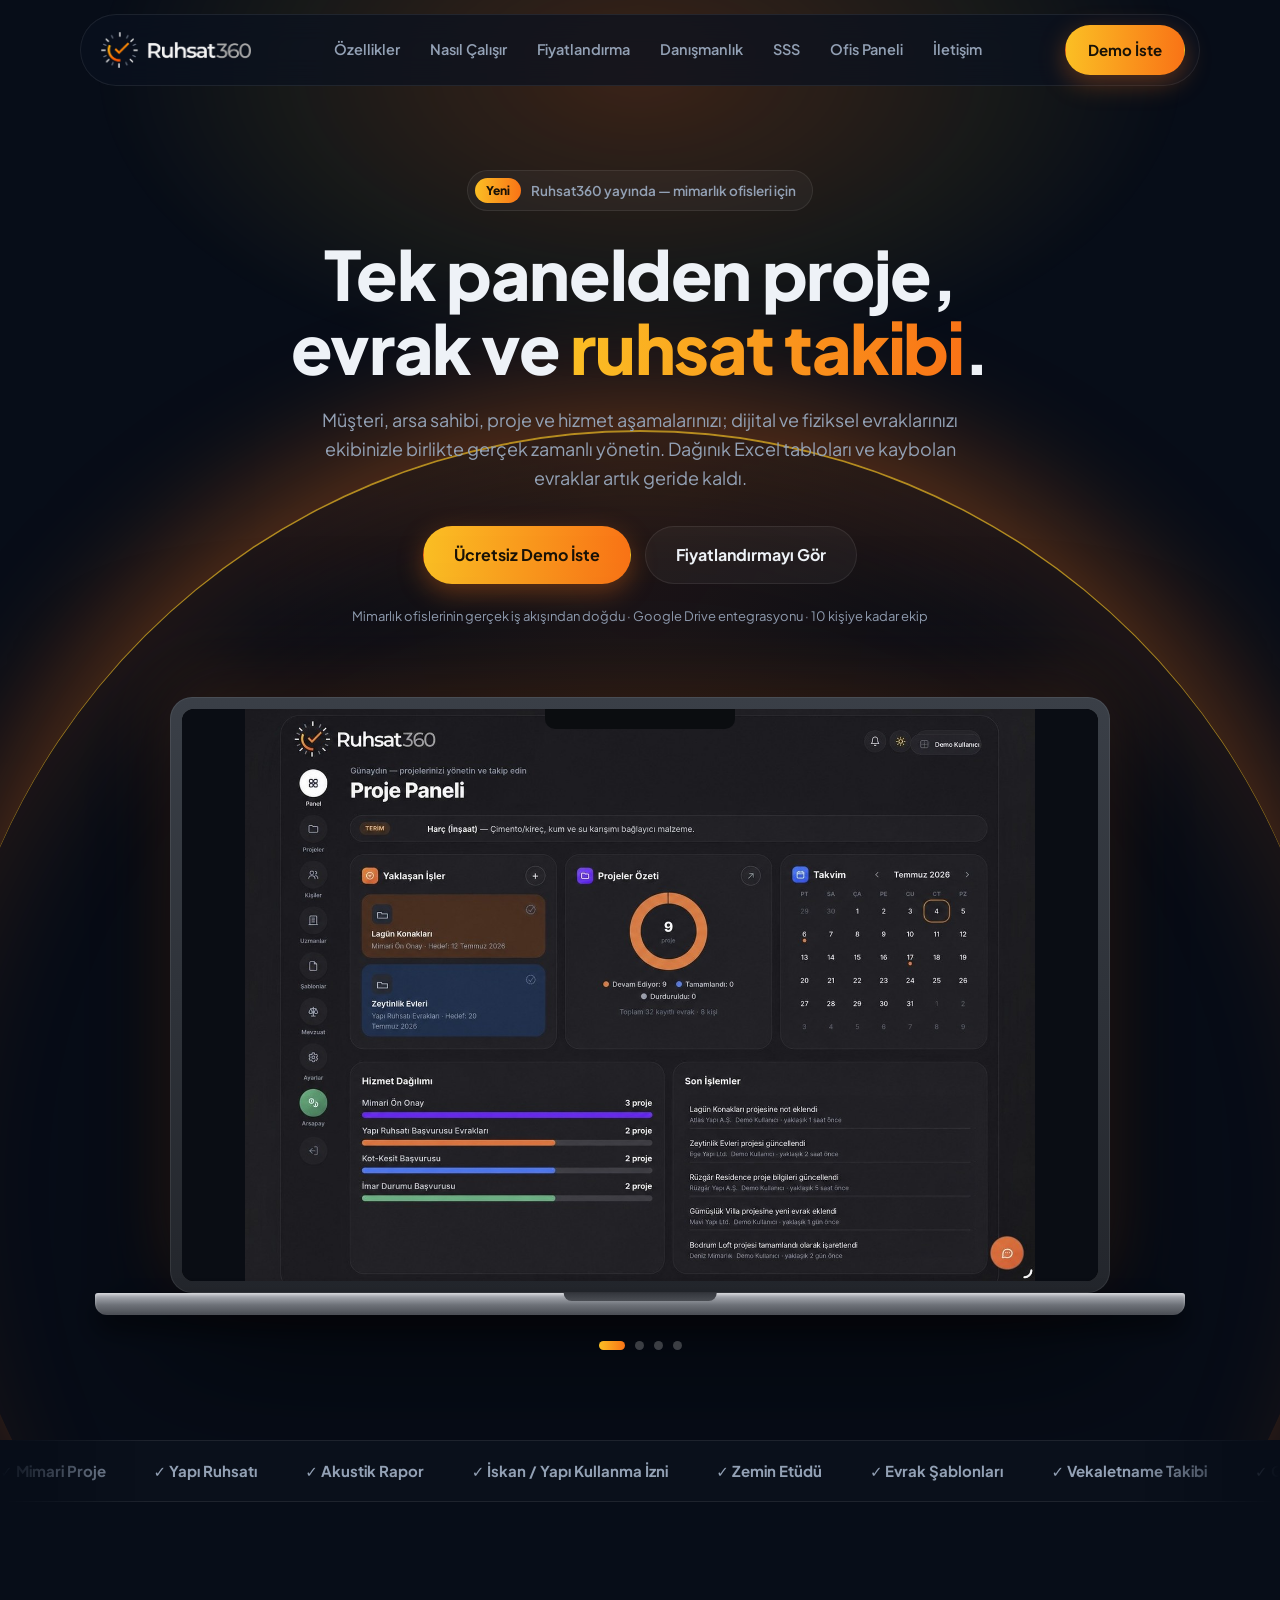
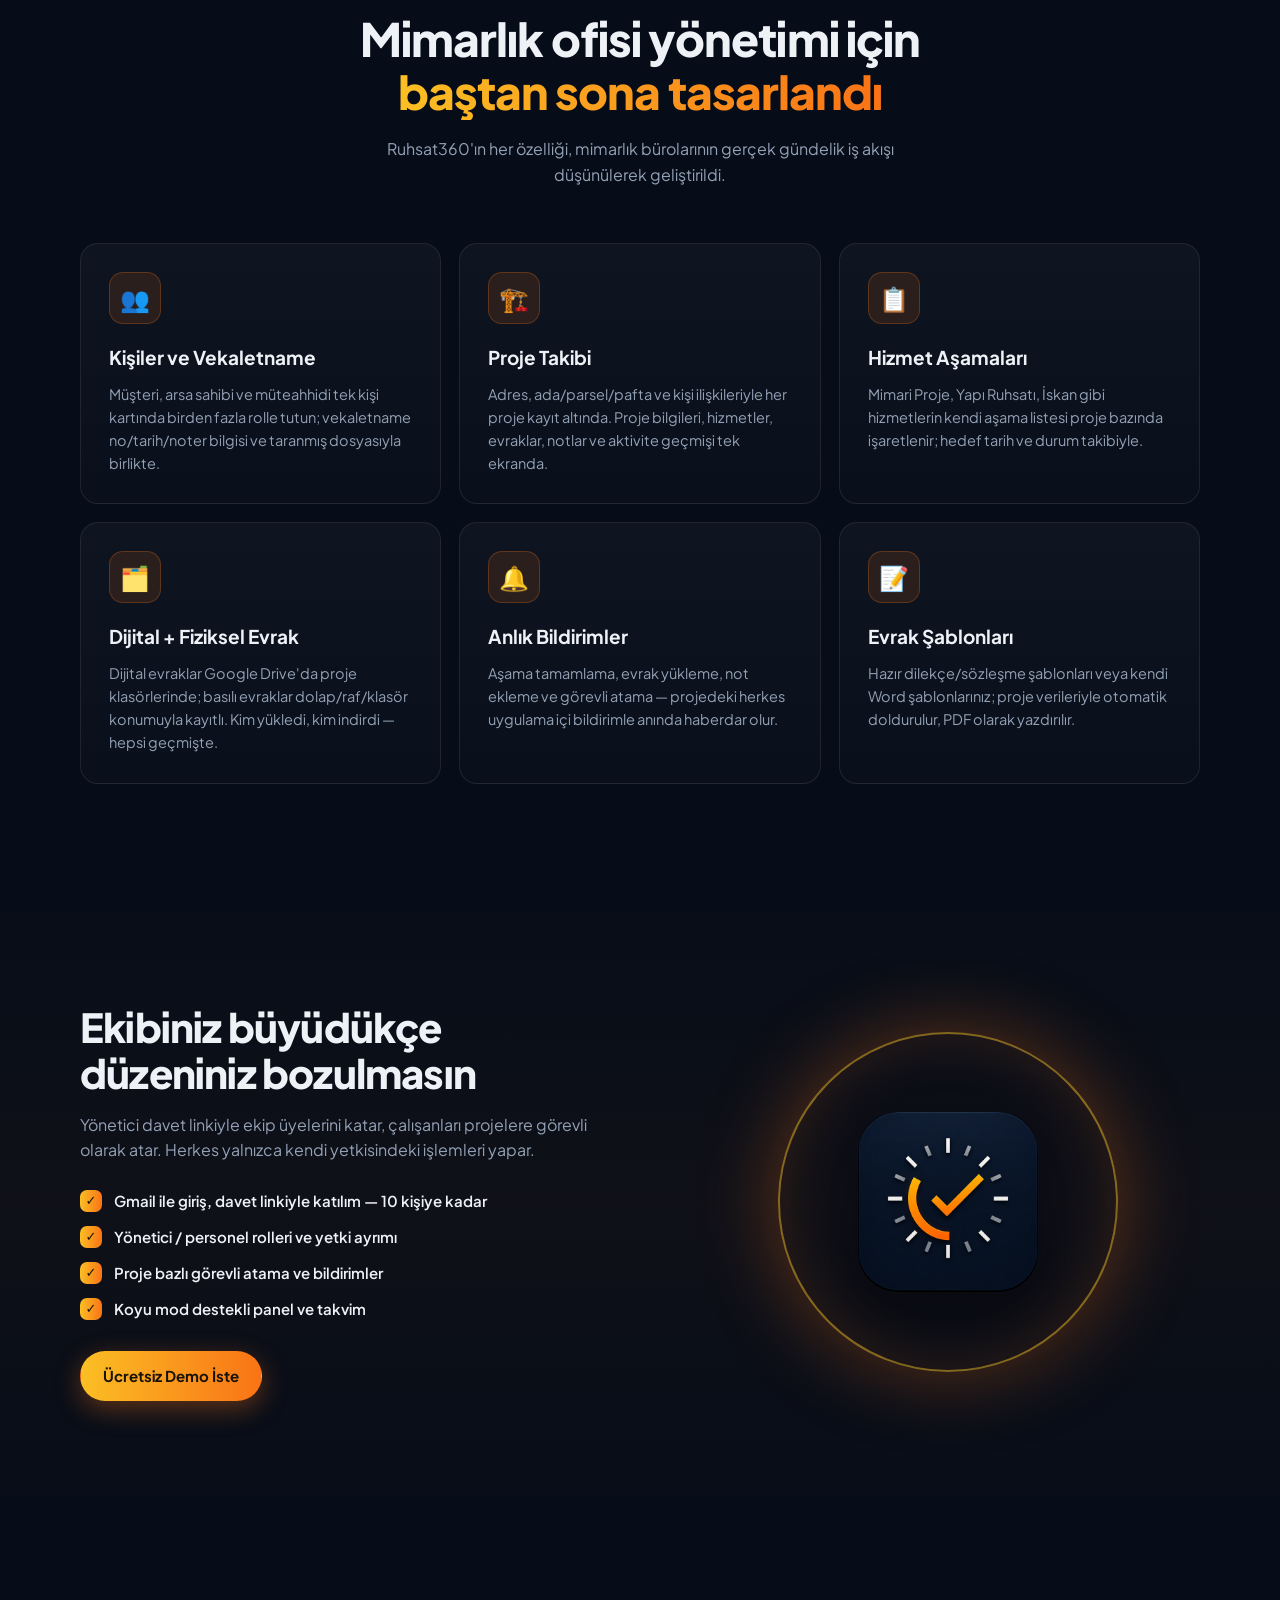
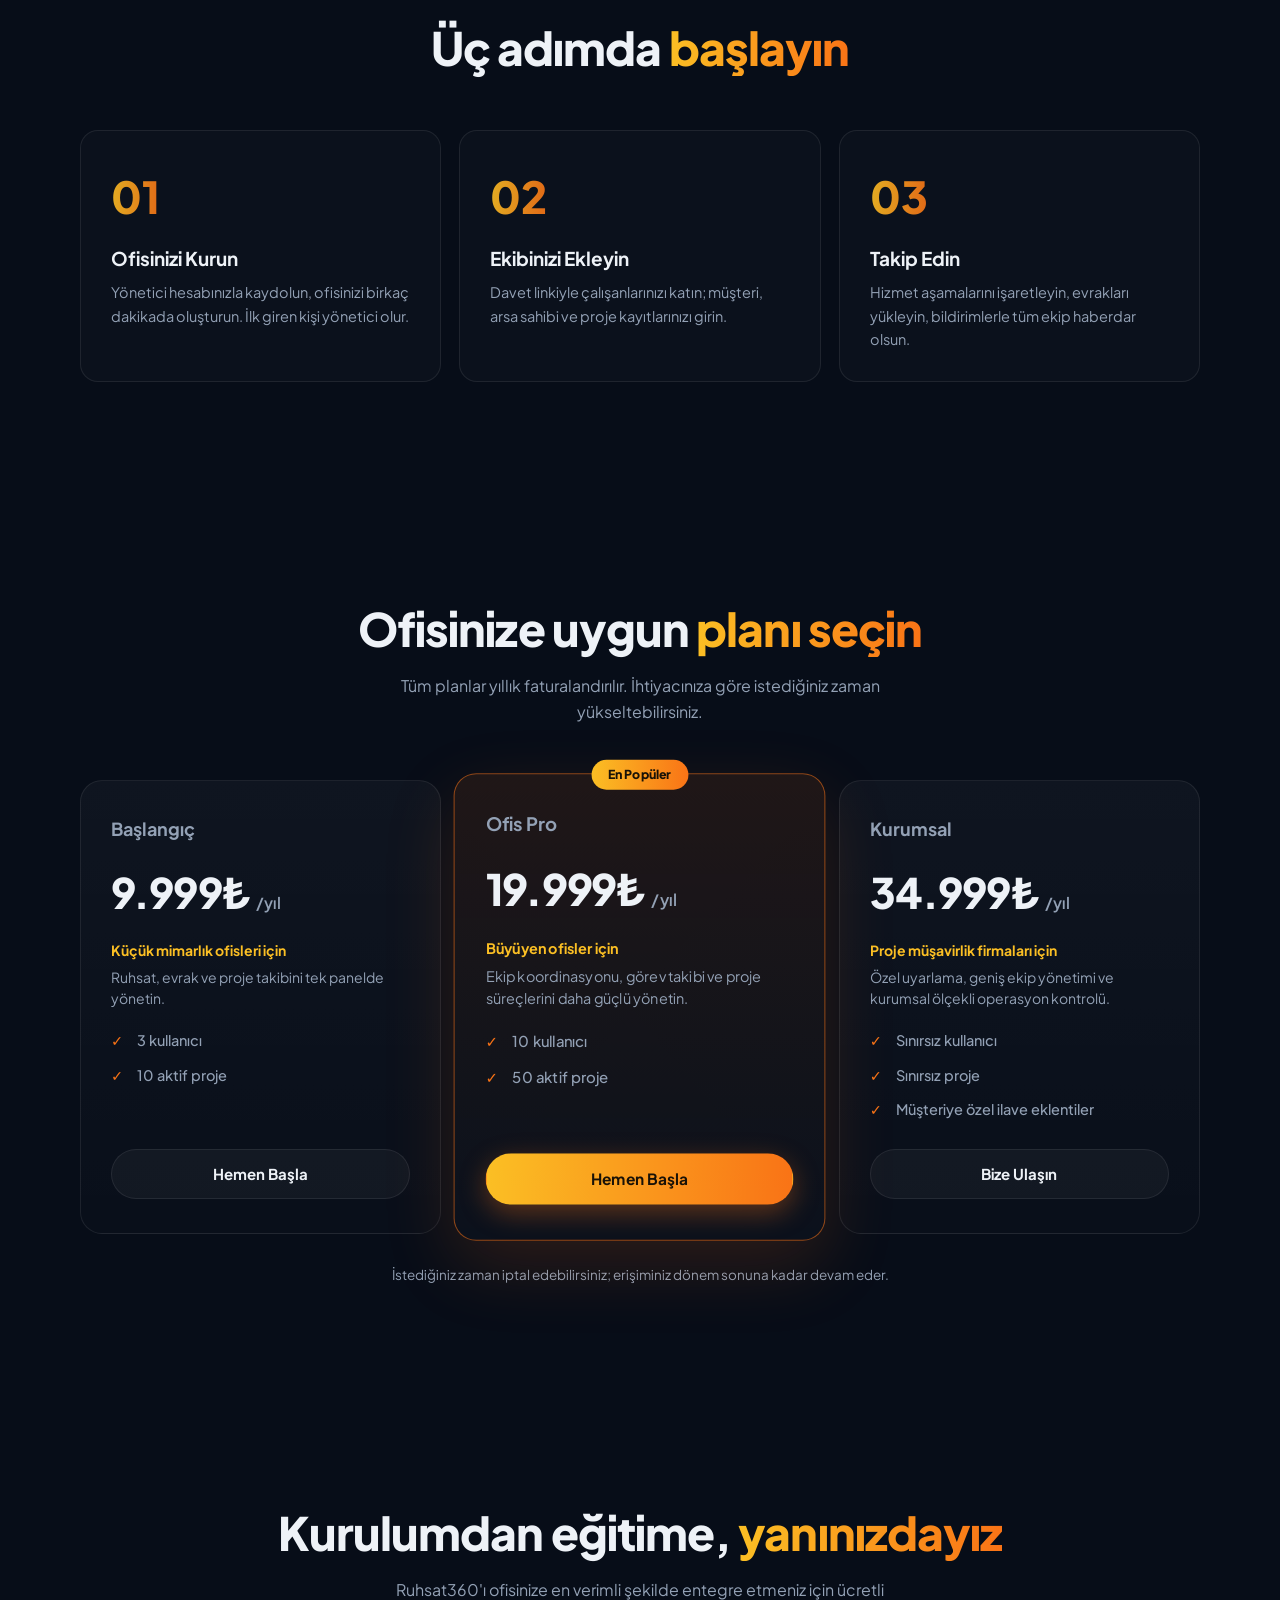
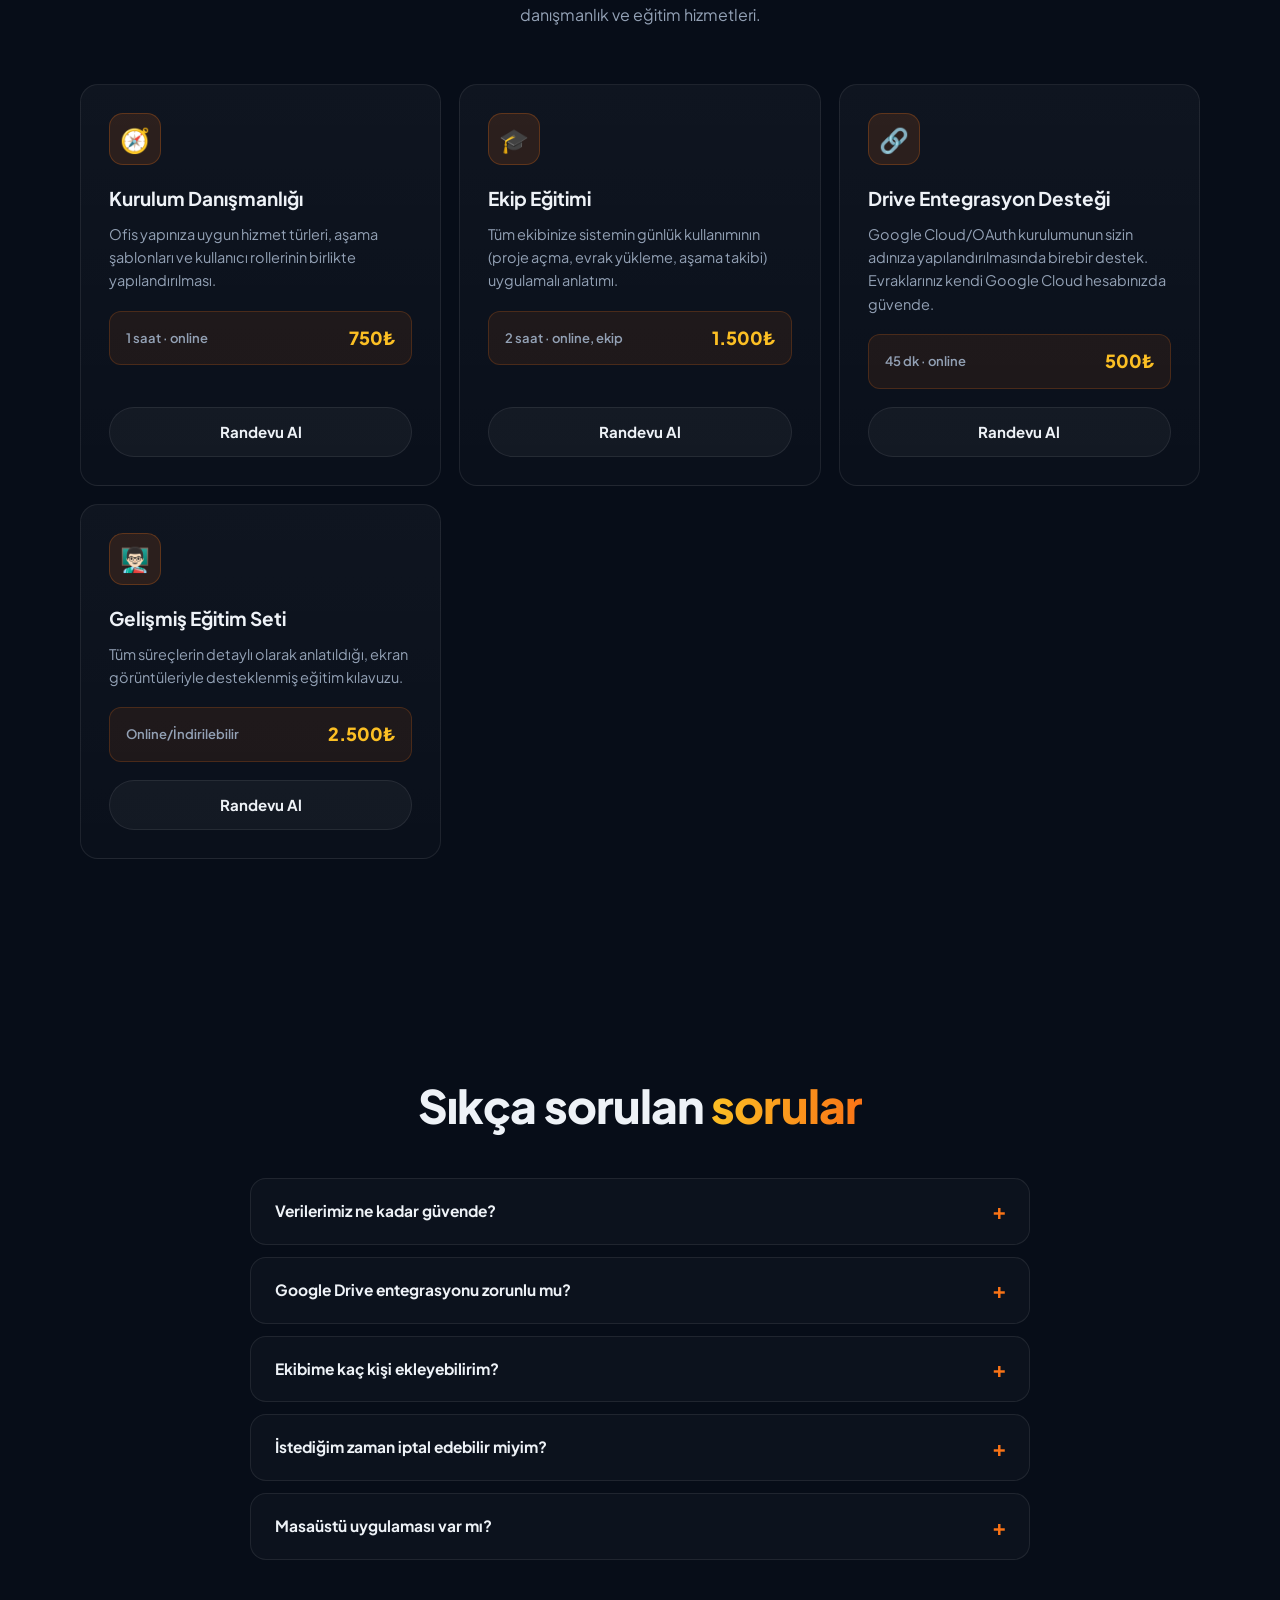
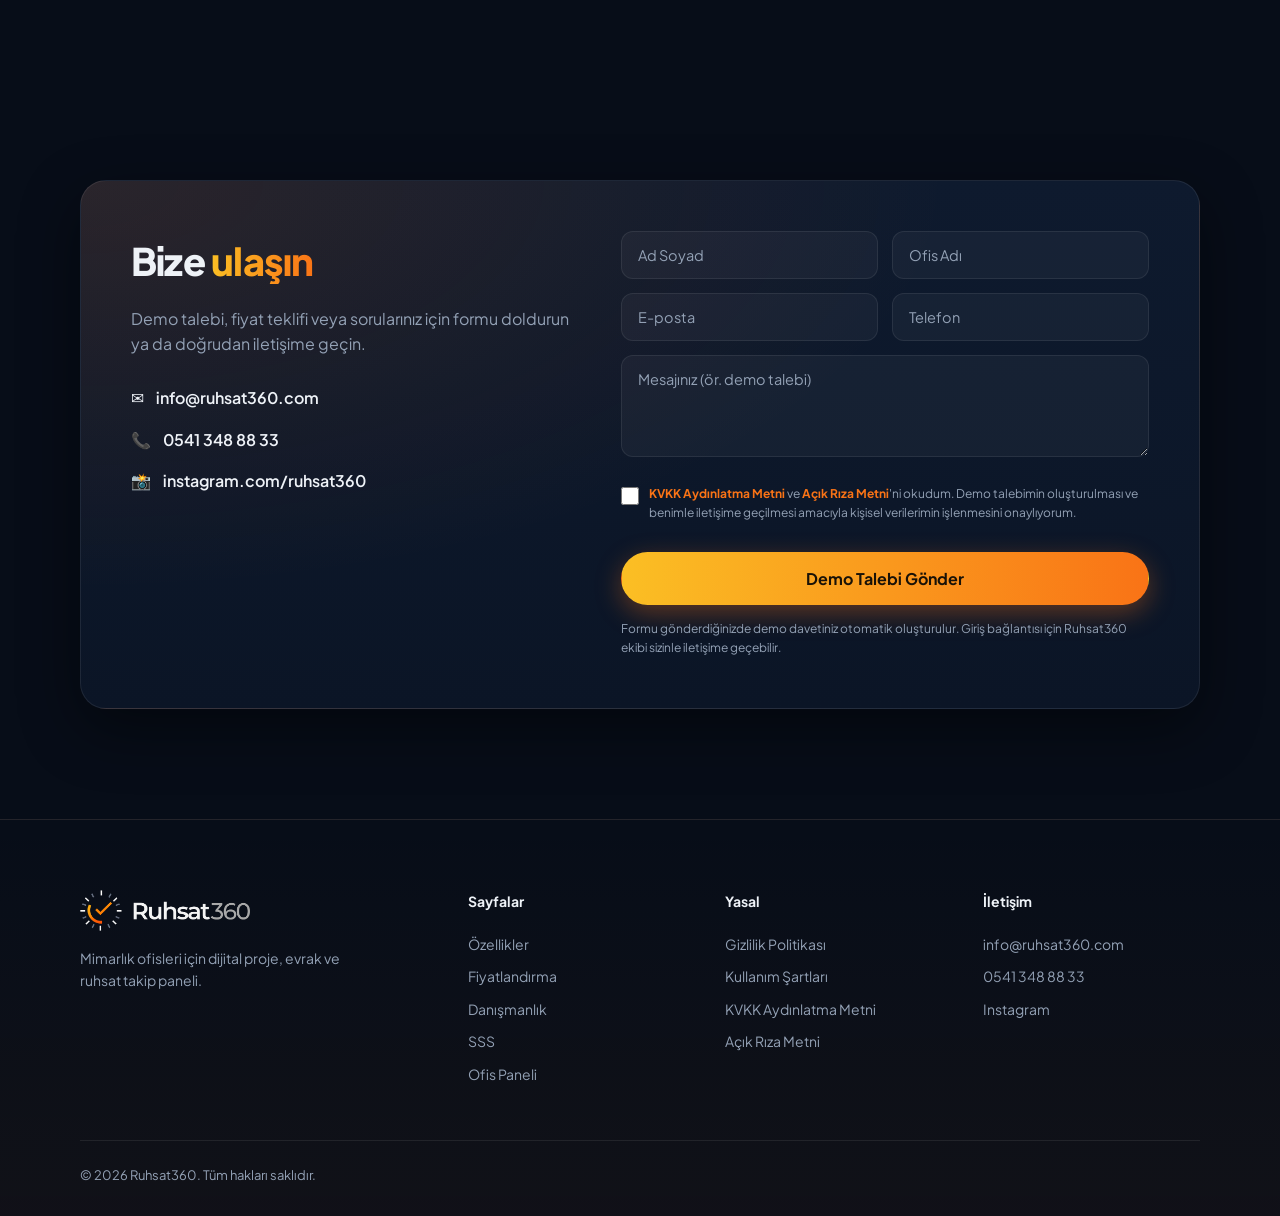
<file: index.html>
<!DOCTYPE html>
<html lang="tr">
<head>
  <meta charset="UTF-8">
  <meta name="viewport" content="width=device-width, initial-scale=1.0">
  <title>Ruhsat360 — Mimarlık Ofisiniz İçin Proje, Evrak ve Ruhsat Takibi</title>
  <meta name="description" content="Ruhsat360; mimarlık ofislerinin müşteri, proje, hizmet aşamaları ve evrak takibini tek panelden, ekipçe ve gerçek zamanlı yönetmesini sağlayan dijital takip sistemidir.">
  <meta property="og:title" content="Ruhsat360 — Tek panelden proje, evrak ve ruhsat takibi">
  <meta property="og:description" content="Mimarlık ofisleri için dijital proje, evrak ve ruhsat takip paneli. Ekibinizle gerçek zamanlı çalışın.">
  <meta property="og:image" content="https://ruhsat360.com/assets/logo-square.png">
  <meta property="og:url" content="https://ruhsat360.com">
  <meta property="og:type" content="website">
  <link rel="icon" type="image/png" sizes="64x64" href="assets/favicon-64.png">
  <link rel="apple-touch-icon" href="assets/apple-touch-icon.png">
  <link rel="preconnect" href="https://fonts.googleapis.com">
  <link rel="preconnect" href="https://fonts.gstatic.com" crossorigin>
  <link href="https://fonts.googleapis.com/css2?family=Plus+Jakarta+Sans:wght@400;500;600;700;800&display=swap" rel="stylesheet">
  <link rel="stylesheet" href="css/style.css">
</head>
<body>

  <!-- ============ HEADER ============ -->
  <header class="site-header" id="site-header">
    <div class="nav-pill">
      <a href="#top" class="nav-logo" aria-label="Ruhsat360 Ana Sayfa">
        <img src="assets/logo-transparent.png" alt="Ruhsat360" width="150" height="50">
      </a>
      <nav class="nav-links" id="nav-links" aria-label="Ana menü">
        <a href="#ozellikler">Özellikler</a>
        <a href="#nasil-calisir">Nasıl Çalışır</a>
        <a href="#fiyatlandirma">Fiyatlandırma</a>
        <a href="#danismanlik">Danışmanlık</a>
        <a href="#sss">SSS</a>
        <a href="ofis-paneli.html">Ofis Paneli</a>
        <a href="#iletisim">İletişim</a>
      </nav>
      <a href="#iletisim" class="btn btn-primary nav-cta">Demo İste</a>
      <button class="nav-toggle" id="nav-toggle" aria-label="Menüyü aç/kapat" aria-expanded="false">
        <span></span><span></span><span></span>
      </button>
    </div>
  </header>

  <main id="top">

    <!-- ============ HERO ============ -->
    <section class="hero">
      <div class="hero-glow" aria-hidden="true"></div>
      <div class="hero-arc" aria-hidden="true"></div>
      <div class="container hero-inner">
        <span class="badge reveal">
          <span class="badge-dot">Yeni</span> Ruhsat360 yayında — mimarlık ofisleri için
        </span>
        <h1 class="reveal delay-1">Tek panelden proje,<br>evrak ve <span class="text-gradient">ruhsat takibi</span>.</h1>
        <p class="hero-sub reveal delay-2">
          Müşteri, arsa sahibi, proje ve hizmet aşamalarınızı; dijital ve fiziksel evraklarınızı
          ekibinizle birlikte gerçek zamanlı yönetin. Dağınık Excel tabloları ve kaybolan evraklar artık geride kaldı.
        </p>
        <div class="hero-actions reveal delay-3">
          <a href="#iletisim" class="btn btn-primary btn-lg">Ücretsiz Demo İste</a>
          <a href="#fiyatlandirma" class="btn btn-ghost btn-lg">Fiyatlandırmayı Gör</a>
        </div>
        <p class="hero-note reveal delay-4">Mimarlık ofislerinin gerçek iş akışından doğdu · Google Drive entegrasyonu · 10 kişiye kadar ekip</p>

        <!-- MacBook Pro mockup + kayan galeri -->
        <div class="macbook reveal-up delay-4">
          <div class="mb-lid">
            <div class="mb-screen">
              <span class="mb-notch" aria-hidden="true"></span>
              <div class="mb-viewport">
                <div class="mb-track" id="mb-track">
                  <div class="mb-slide"><img src="assets/panel-1.jpg" alt="Ruhsat360 proje paneli ekranı" loading="lazy" width="1440" height="1044"></div>
                  <div class="mb-slide"><img src="assets/panel-2.jpg" alt="Ruhsat360 projeler listesi ekranı" loading="lazy" width="1440" height="1041"></div>
                  <div class="mb-slide"><img src="assets/panel-3.jpg" alt="Ruhsat360 kişiler ekranı" loading="lazy" width="1440" height="1039"></div>
                  <div class="mb-slide"><img src="assets/panel-4.jpg" alt="Ruhsat360 uzmanlar ekranı" loading="lazy" width="1440" height="1040"></div>
                </div>
              </div>
            </div>
          </div>
          <div class="mb-base"><span class="mb-notch-b" aria-hidden="true"></span></div>
        </div>
        <div class="mb-dots" id="mb-dots" role="tablist" aria-label="Ekran görüntüleri">
          <button class="mb-dot active" aria-label="Proje Paneli"></button>
          <button class="mb-dot" aria-label="Projeler"></button>
          <button class="mb-dot" aria-label="Kişiler"></button>
          <button class="mb-dot" aria-label="Uzmanlar"></button>
        </div>
      </div>
    </section>

    <!-- ============ HİZMET ŞERİDİ ============ -->
    <section class="marquee" aria-label="Takip edilen hizmet türleri">
      <div class="marquee-track">
        <span>✓ Mimari Proje</span><span>✓ Yapı Ruhsatı</span><span>✓ Akustik Rapor</span>
        <span>✓ İskan / Yapı Kullanma İzni</span><span>✓ Zemin Etüdü</span><span>✓ Evrak Şablonları</span>
        <span>✓ Vekaletname Takibi</span><span>✓ Google Drive</span>
        <span>✓ Mimari Proje</span><span>✓ Yapı Ruhsatı</span><span>✓ Akustik Rapor</span>
        <span>✓ İskan / Yapı Kullanma İzni</span><span>✓ Zemin Etüdü</span><span>✓ Evrak Şablonları</span>
        <span>✓ Vekaletname Takibi</span><span>✓ Google Drive</span>
      </div>
    </section>

    <!-- ============ ÖZELLİKLER ============ -->
    <section class="section" id="ozellikler">
      <div class="container">
        <h2 class="section-title reveal">Mimarlık ofisi yönetimi için<br><span class="text-gradient">baştan sona tasarlandı</span></h2>
        <p class="section-sub reveal delay-1">Ruhsat360'ın her özelliği, mimarlık bürolarının gerçek gündelik iş akışı düşünülerek geliştirildi.</p>

        <div class="grid features-grid">
          <article class="card reveal">
            <div class="card-icon">👥</div>
            <h3>Kişiler ve Vekaletname</h3>
            <p>Müşteri, arsa sahibi ve müteahhidi tek kişi kartında birden fazla rolle tutun; vekaletname no/tarih/noter bilgisi ve taranmış dosyasıyla birlikte.</p>
          </article>
          <article class="card reveal delay-1">
            <div class="card-icon">🏗️</div>
            <h3>Proje Takibi</h3>
            <p>Adres, ada/parsel/pafta ve kişi ilişkileriyle her proje kayıt altında. Proje bilgileri, hizmetler, evraklar, notlar ve aktivite geçmişi tek ekranda.</p>
          </article>
          <article class="card reveal delay-2">
            <div class="card-icon">📋</div>
            <h3>Hizmet Aşamaları</h3>
            <p>Mimari Proje, Yapı Ruhsatı, İskan gibi hizmetlerin kendi aşama listesi proje bazında işaretlenir; hedef tarih ve durum takibiyle.</p>
          </article>
          <article class="card reveal">
            <div class="card-icon">🗂️</div>
            <h3>Dijital + Fiziksel Evrak</h3>
            <p>Dijital evraklar Google Drive'da proje klasörlerinde; basılı evraklar dolap/raf/klasör konumuyla kayıtlı. Kim yükledi, kim indirdi — hepsi geçmişte.</p>
          </article>
          <article class="card reveal delay-1">
            <div class="card-icon">🔔</div>
            <h3>Anlık Bildirimler</h3>
            <p>Aşama tamamlama, evrak yükleme, not ekleme ve görevli atama — projedeki herkes uygulama içi bildirimle anında haberdar olur.</p>
          </article>
          <article class="card reveal delay-2">
            <div class="card-icon">📝</div>
            <h3>Evrak Şablonları</h3>
            <p>Hazır dilekçe/sözleşme şablonları veya kendi Word şablonlarınız; proje verileriyle otomatik doldurulur, PDF olarak yazdırılır.</p>
          </article>
        </div>
      </div>
    </section>

    <!-- ============ DERİN ÖZELLİK ============ -->
    <section class="section section-split">
      <div class="container split">
        <div class="split-text">
          <h2 class="reveal">Ekibiniz büyüdükçe<br>düzeniniz bozulmasın</h2>
          <p class="reveal delay-1">Yönetici davet linkiyle ekip üyelerini katar, çalışanları projelere görevli olarak atar. Herkes yalnızca kendi yetkisindeki işlemleri yapar.</p>
          <ul class="checklist reveal delay-2">
            <li>Gmail ile giriş, davet linkiyle katılım — 10 kişiye kadar</li>
            <li>Yönetici / personel rolleri ve yetki ayrımı</li>
            <li>Proje bazlı görevli atama ve bildirimler</li>
            <li>Koyu mod destekli panel ve takvim</li>
          </ul>
          <a href="#iletisim" class="btn btn-primary reveal delay-3">Ücretsiz Demo İste</a>
        </div>
        <div class="split-visual reveal-up" aria-hidden="true">
          <div class="ring-glow"></div>
          <img src="assets/icon.png" alt="" class="split-icon" width="180" height="180">
        </div>
      </div>
    </section>

    <!-- ============ NASIL ÇALIŞIR ============ -->
    <section class="section" id="nasil-calisir">
      <div class="container">
        <h2 class="section-title reveal">Üç adımda <span class="text-gradient">başlayın</span></h2>
        <div class="grid steps-grid">
          <div class="step reveal">
            <span class="step-no">01</span>
            <h3>Ofisinizi Kurun</h3>
            <p>Yönetici hesabınızla kaydolun, ofisinizi birkaç dakikada oluşturun. İlk giren kişi yönetici olur.</p>
          </div>
          <div class="step reveal delay-1">
            <span class="step-no">02</span>
            <h3>Ekibinizi Ekleyin</h3>
            <p>Davet linkiyle çalışanlarınızı katın; müşteri, arsa sahibi ve proje kayıtlarınızı girin.</p>
          </div>
          <div class="step reveal delay-2">
            <span class="step-no">03</span>
            <h3>Takip Edin</h3>
            <p>Hizmet aşamalarını işaretleyin, evrakları yükleyin, bildirimlerle tüm ekip haberdar olsun.</p>
          </div>
        </div>
      </div>
    </section>

    <!-- ============ FİYATLANDIRMA ============ -->
    <section class="section" id="fiyatlandirma">
      <div class="container">
        <h2 class="section-title reveal">Ofisinize uygun <span class="text-gradient">planı seçin</span></h2>
        <p class="section-sub reveal delay-1" id="pricing-sub">Tüm planlar yıllık faturalandırılır. İhtiyacınıza göre istediğiniz zaman yükseltebilirsiniz.</p>

        <div class="grid pricing-grid" id="pricing-grid">
          <article class="price-card reveal">
            <h3>Başlangıç</h3>
            <div class="price"><span class="amount">9.999₺</span><span class="per">/yıl</span></div>
            <p class="price-audience">Küçük mimarlık ofisleri için</p>
            <p class="price-desc">Ruhsat, evrak ve proje takibini tek panelde yönetin.</p>
            <ul>
              <li>3 kullanıcı</li>
              <li>10 aktif proje</li>
            </ul>
            <a href="#iletisim" class="btn btn-ghost">Hemen Başla</a>
          </article>

          <article class="price-card popular reveal delay-1">
            <span class="pop-badge">En Popüler</span>
            <h3>Ofis Pro</h3>
            <div class="price"><span class="amount">19.999₺</span><span class="per">/yıl</span></div>
            <p class="price-audience">Büyüyen ofisler için</p>
            <p class="price-desc">Ekip koordinasyonu, görev takibi ve proje süreçlerini daha güçlü yönetin.</p>
            <ul>
              <li>10 kullanıcı</li>
              <li>50 aktif proje</li>
            </ul>
            <a href="#iletisim" class="btn btn-primary">Hemen Başla</a>
          </article>

          <article class="price-card reveal delay-2">
            <h3>Kurumsal</h3>
            <div class="price"><span class="amount">34.999₺</span><span class="per">/yıl</span></div>
            <p class="price-audience">Proje müşavirlik firmaları için</p>
            <p class="price-desc">Özel uyarlama, geniş ekip yönetimi ve kurumsal ölçekli operasyon kontrolü.</p>
            <ul>
              <li>Sınırsız kullanıcı</li>
              <li>Sınırsız proje</li>
              <li>Müşteriye özel ilave eklentiler</li>
            </ul>
            <a href="#iletisim" class="btn btn-ghost">Bize Ulaşın</a>
          </article>
        </div>
        <p class="pricing-note reveal" id="pricing-note">İstediğiniz zaman iptal edebilirsiniz; erişiminiz dönem sonuna kadar devam eder.</p>
      </div>
    </section>

    <!-- ============ DANIŞMANLIK ============ -->
    <section class="section" id="danismanlik">
      <div class="container">
        <h2 class="section-title reveal">Kurulumdan eğitime, <span class="text-gradient">yanınızdayız</span></h2>
        <p class="section-sub reveal delay-1" id="consult-sub">Ruhsat360'ı ofisinize en verimli şekilde entegre etmeniz için ücretli danışmanlık ve eğitim hizmetleri.</p>

        <div class="grid consult-grid" id="consult-grid">
          <article class="card consult reveal">
            <div class="card-icon">🧭</div>
            <h3>Kurulum Danışmanlığı</h3>
            <p>Ofis yapınıza uygun hizmet türleri, aşama şablonları ve kullanıcı rollerinin birlikte yapılandırılması.</p>
            <div class="consult-meta"><span>1 saat · online</span><b>750₺</b></div>
            <a href="#iletisim" class="btn btn-ghost">Randevu Al</a>
          </article>
          <article class="card consult reveal delay-1">
            <div class="card-icon">🎓</div>
            <h3>Ekip Eğitimi</h3>
            <p>Tüm ekibinize sistemin günlük kullanımının (proje açma, evrak yükleme, aşama takibi) uygulamalı anlatımı.</p>
            <div class="consult-meta"><span>2 saat · online, ekip</span><b>1.500₺</b></div>
            <a href="#iletisim" class="btn btn-ghost">Randevu Al</a>
          </article>
          <article class="card consult reveal delay-2">
            <div class="card-icon">🔗</div>
            <h3>Drive Entegrasyon Desteği</h3>
            <p>Google Cloud/OAuth kurulumunun sizin adınıza yapılandırılmasında birebir destek.</p>
            <div class="consult-meta"><span>45 dk · online</span><b>500₺</b></div>
            <a href="#iletisim" class="btn btn-ghost">Randevu Al</a>
          </article>
        </div>
      </div>
    </section>

    <!-- ============ SSS ============ -->
    <section class="section" id="sss">
      <div class="container narrow">
        <h2 class="section-title reveal">Sıkça sorulan <span class="text-gradient">sorular</span></h2>
        <div class="faq reveal delay-1" id="faq">
          <details>
            <summary>Verilerimiz ne kadar güvende?</summary>
            <p>Verileriniz Google Firebase/Firestore altyapısında saklanır; yalnızca ofis üyeleriniz kendi hesaplarıyla erişebilir. Erişim kuralları, ofis dışından hiç kimsenin verilerinize ulaşamayacağı şekilde yapılandırılmıştır.</p>
          </details>
          <details>
            <summary>Google Drive entegrasyonu zorunlu mu?</summary>
            <p>Hayır, isteğe bağlıdır. Bağladığınızda uygulama yalnızca kendi oluşturduğu proje klasörlerine erişir; Drive'ınızdaki diğer dosyalara erişemez.</p>
          </details>
          <details>
            <summary>Ekibime kaç kişi ekleyebilirim?</summary>
            <p>Plana göre değişir; Temel planda 3, Profesyonel planda 10 kullanıcıya kadar ekip ekleyebilirsiniz. Kurumsal planda sınır yoktur.</p>
          </details>
          <details>
            <summary>İstediğim zaman iptal edebilir miyim?</summary>
            <p>Evet, aboneliğinizi istediğiniz zaman iptal edebilirsiniz; mevcut fatura döneminin sonuna kadar erişiminiz devam eder.</p>
          </details>
          <details>
            <summary>Masaüstü uygulaması var mı?</summary>
            <p>Evet, Windows için kurulum dosyası mevcuttur; masaüstü uygulaması aynı canlı sistemi kullanır, internet bağlantısı gerektirir.</p>
          </details>
        </div>
      </div>
    </section>

    <!-- ============ İLETİŞİM ============ -->
    <section class="section" id="iletisim">
      <div class="container">
        <div class="contact-wrap reveal">
          <div class="contact-info">
            <h2>Bize <span class="text-gradient">ulaşın</span></h2>
            <p>Demo talebi, fiyat teklifi veya sorularınız için formu doldurun ya da doğrudan iletişime geçin.</p>
            <ul class="contact-list">
              <li><span>✉️</span><a href="mailto:info@ruhsat360.com">info@ruhsat360.com</a></li>
              <li><span>📞</span><a href="tel:+905413488833">0541 348 88 33</a></li>
              <li><span>📸</span><a href="https://instagram.com/ruhsat360" target="_blank" rel="noopener">instagram.com/ruhsat360</a></li>
            </ul>
          </div>
          <form class="contact-form" id="contact-form">
            <div class="form-row">
              <input type="text" id="f-name" placeholder="Ad Soyad" required>
              <input type="text" id="f-office" placeholder="Ofis Adı" required>
            </div>
            <div class="form-row">
              <input type="email" id="f-email" placeholder="E-posta" required>
              <input type="tel" id="f-phone" placeholder="Telefon">
            </div>
            <textarea id="f-msg" rows="4" placeholder="Mesajınız (ör. demo talebi)"></textarea>

            <label class="consent-check">
              <input type="checkbox" id="f-kvkk" required>
              <span>
                <a href="kvkk.html" target="_blank" rel="noopener">KVKK Aydınlatma Metni</a> ve
                <a href="acik-riza.html" target="_blank" rel="noopener">Açık Rıza Metni</a>'ni okudum.
                Demo talebimin oluşturulması ve benimle iletişime geçilmesi amacıyla kişisel verilerimin işlenmesini onaylıyorum.
              </span>
            </label>

            <button type="submit" class="btn btn-primary btn-lg">Demo Talebi Gönder</button>
            <small class="form-note" id="form-note">Formu gönderdiğinizde demo davetiniz otomatik oluşturulur. Giriş bağlantısı için Ruhsat360 ekibi sizinle iletişime geçebilir.</small>
          </form>
        </div>
      </div>
    </section>

  </main>

  <!-- ============ FOOTER ============ -->
  <footer class="site-footer">
    <div class="container footer-grid">
      <div class="footer-brand">
        <img src="assets/logo-transparent.png" alt="Ruhsat360" width="170" height="57">
        <p>Mimarlık ofisleri için dijital proje, evrak ve ruhsat takip paneli.</p>
      </div>
      <div class="footer-col">
        <h4>Sayfalar</h4>
        <a href="#ozellikler">Özellikler</a>
        <a href="#fiyatlandirma">Fiyatlandırma</a>
        <a href="#danismanlik">Danışmanlık</a>
        <a href="#sss">SSS</a>
        <a href="ofis-paneli.html">Ofis Paneli</a>
      </div>
      <div class="footer-col">
        <h4>Yasal</h4>
        <a href="gizlilik.html">Gizlilik Politikası</a>
        <a href="kullanim-sartlari.html">Kullanım Şartları</a>
        <a href="kvkk.html">KVKK Aydınlatma Metni</a>
        <a href="acik-riza.html">Açık Rıza Metni</a>
      </div>
      <div class="footer-col">
        <h4>İletişim</h4>
        <a href="mailto:info@ruhsat360.com">info@ruhsat360.com</a>
        <a href="tel:+905413488833">0541 348 88 33</a>
        <a href="https://instagram.com/ruhsat360" target="_blank" rel="noopener">Instagram</a>
      </div>
    </div>
    <div class="container footer-bottom">
      <span>© 2026 Ruhsat360. Tüm hakları saklıdır.</span>
    </div>
  </footer>

  <!-- ============ DEMO BAŞARI MODALI ============ -->
  <div class="modal-overlay" id="demo-modal" hidden>
    <div class="modal" role="dialog" aria-modal="true" aria-labelledby="demo-modal-title">
      <button class="modal-close" id="demo-modal-close" aria-label="Kapat">&times;</button>
      <div class="modal-icon">✓</div>
      <h3 id="demo-modal-title">Demo talebiniz alındı! 🎉</h3>
      <p class="modal-lead">Ruhsat360 demo hesabınız hazırlandı. Aşağıdaki adımları izleyerek paneli <b>hemen</b> kullanmaya başlayabilirsiniz.</p>
      <ol class="modal-steps">
        <li>Aşağıdaki <b>“Panele Git”</b> butonuna tıklayın; panel yeni sekmede açılır.</li>
        <li>Panelde <b>“Google ile Giriş Yap”</b> seçeneğine tıklayın.</li>
        <li>Bu formda kullandığınız e-posta adresine <span id="demo-modal-email">(belirttiğiniz e-posta)</span> ait <b>Google hesabıyla</b> giriş yapın.</li>
        <li>Demo ofisiniz hazır — projeleri, kişileri ve evrak akışını hemen keşfedin.</li>
      </ol>
      <div class="modal-actions">
        <a href="https://panel.ruhsat360.com" target="_blank" rel="noopener" class="btn btn-primary btn-lg" id="demo-modal-go">Panele Git →</a>
        <button class="btn btn-ghost" id="demo-modal-dismiss">Kapat</button>
      </div>
      <p class="modal-foot">Giriş yaparken bir sorun yaşarsanız <a href="mailto:info@ruhsat360.com">info@ruhsat360.com</a> adresinden bize ulaşabilirsiniz.</p>
    </div>
  </div>

  <script src="js/main.js"></script>
</body>
</html>
</file>
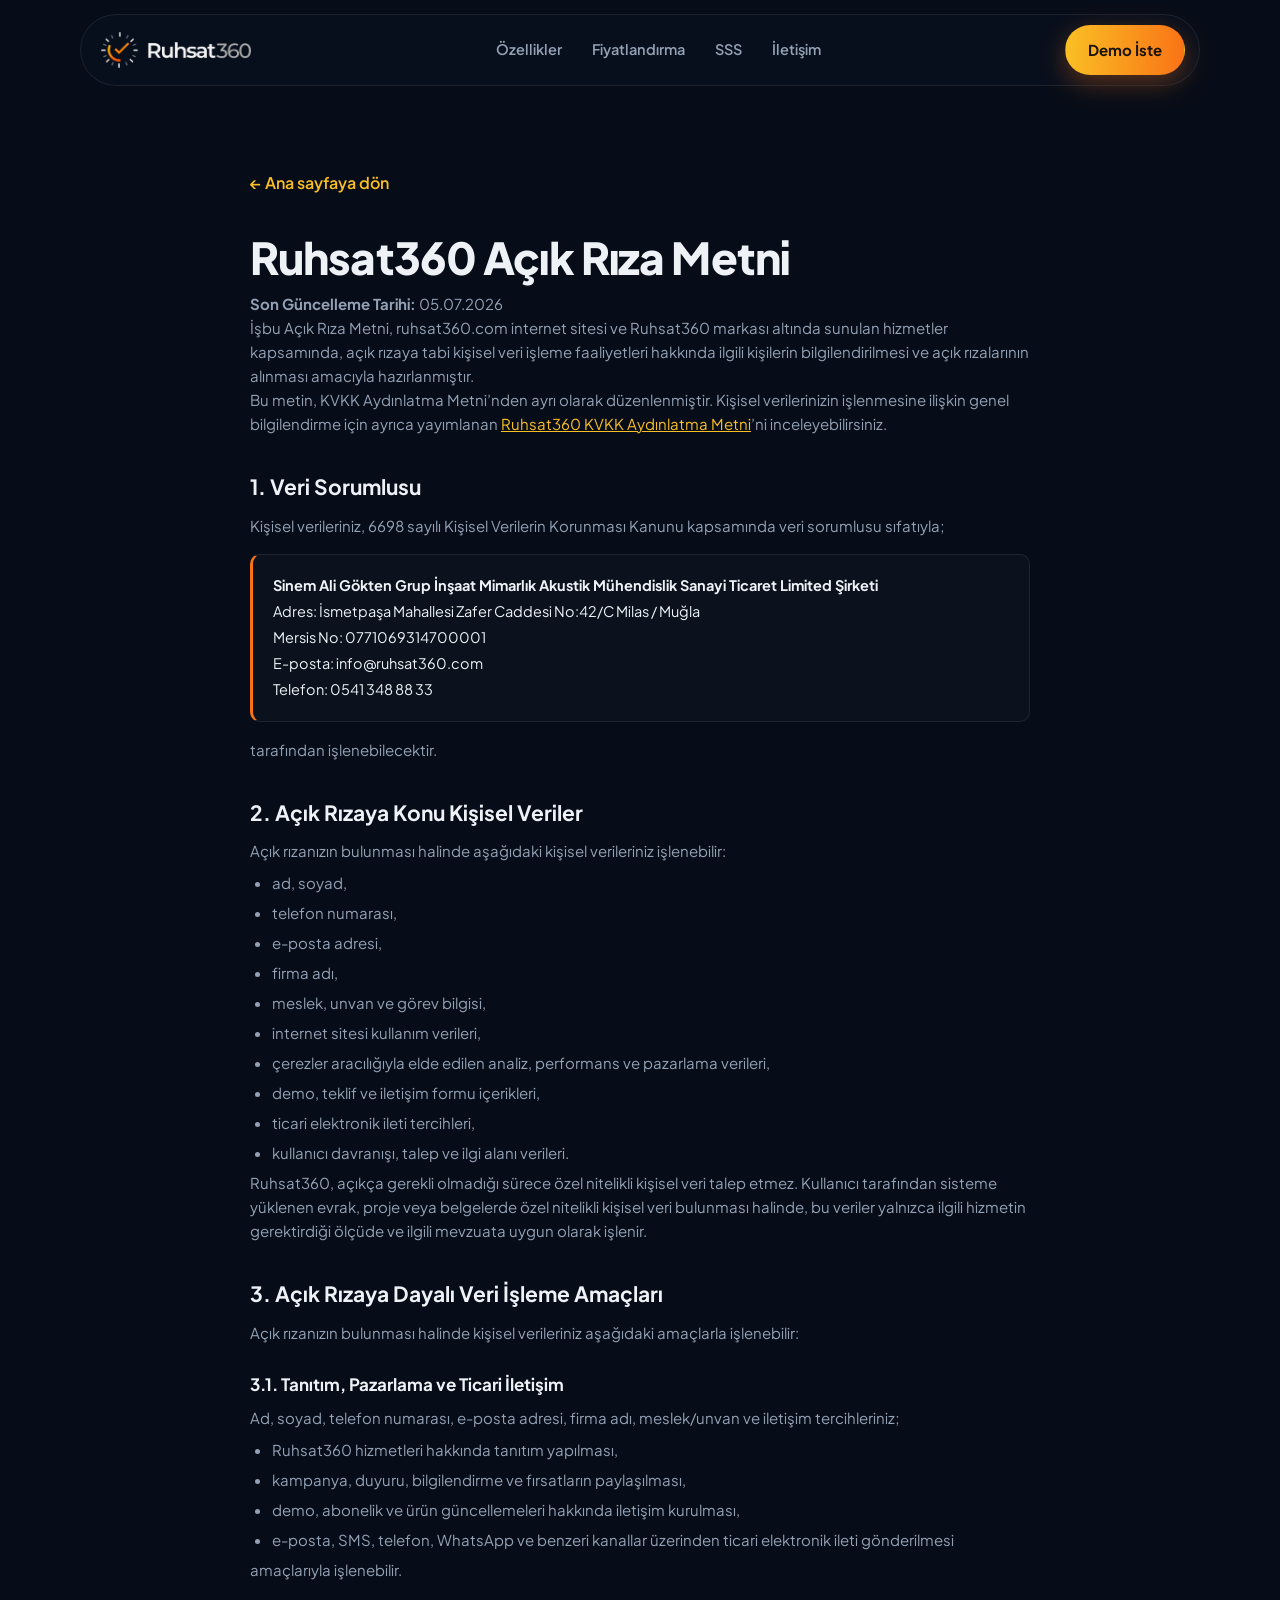
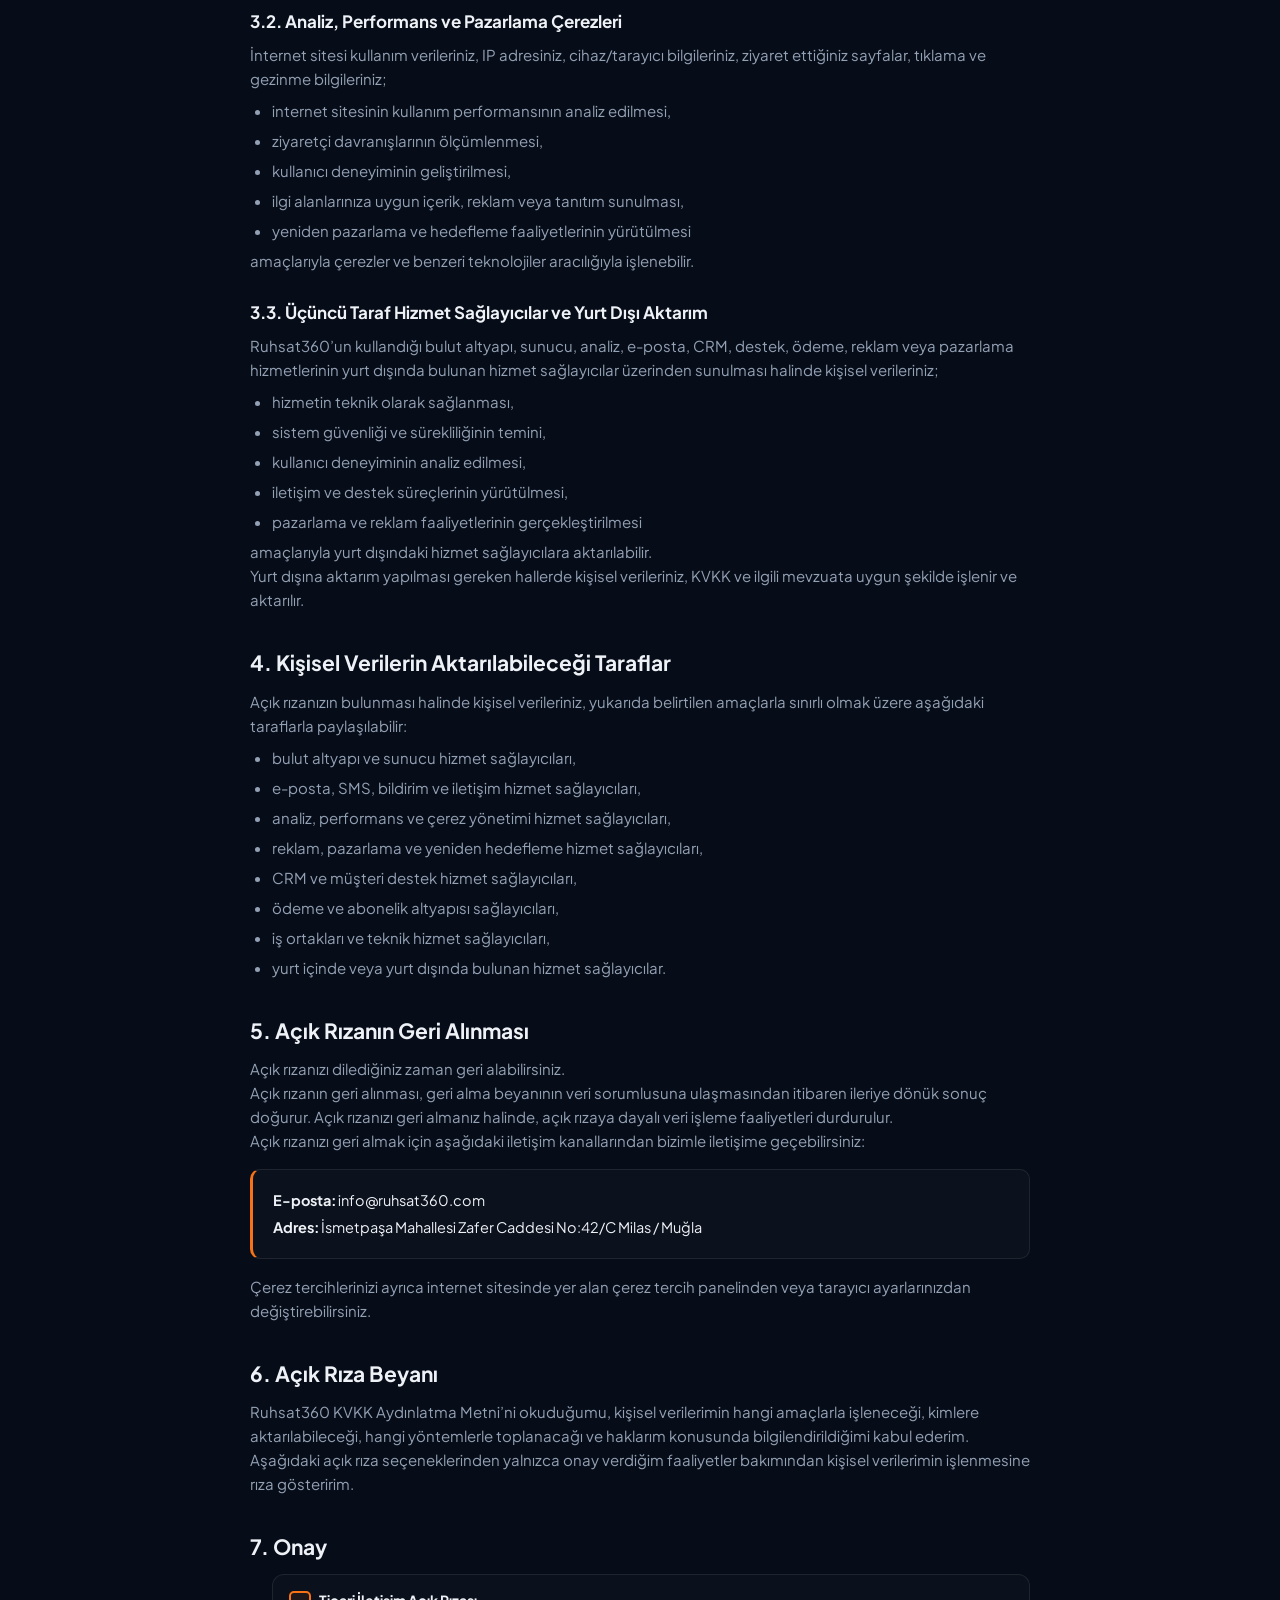
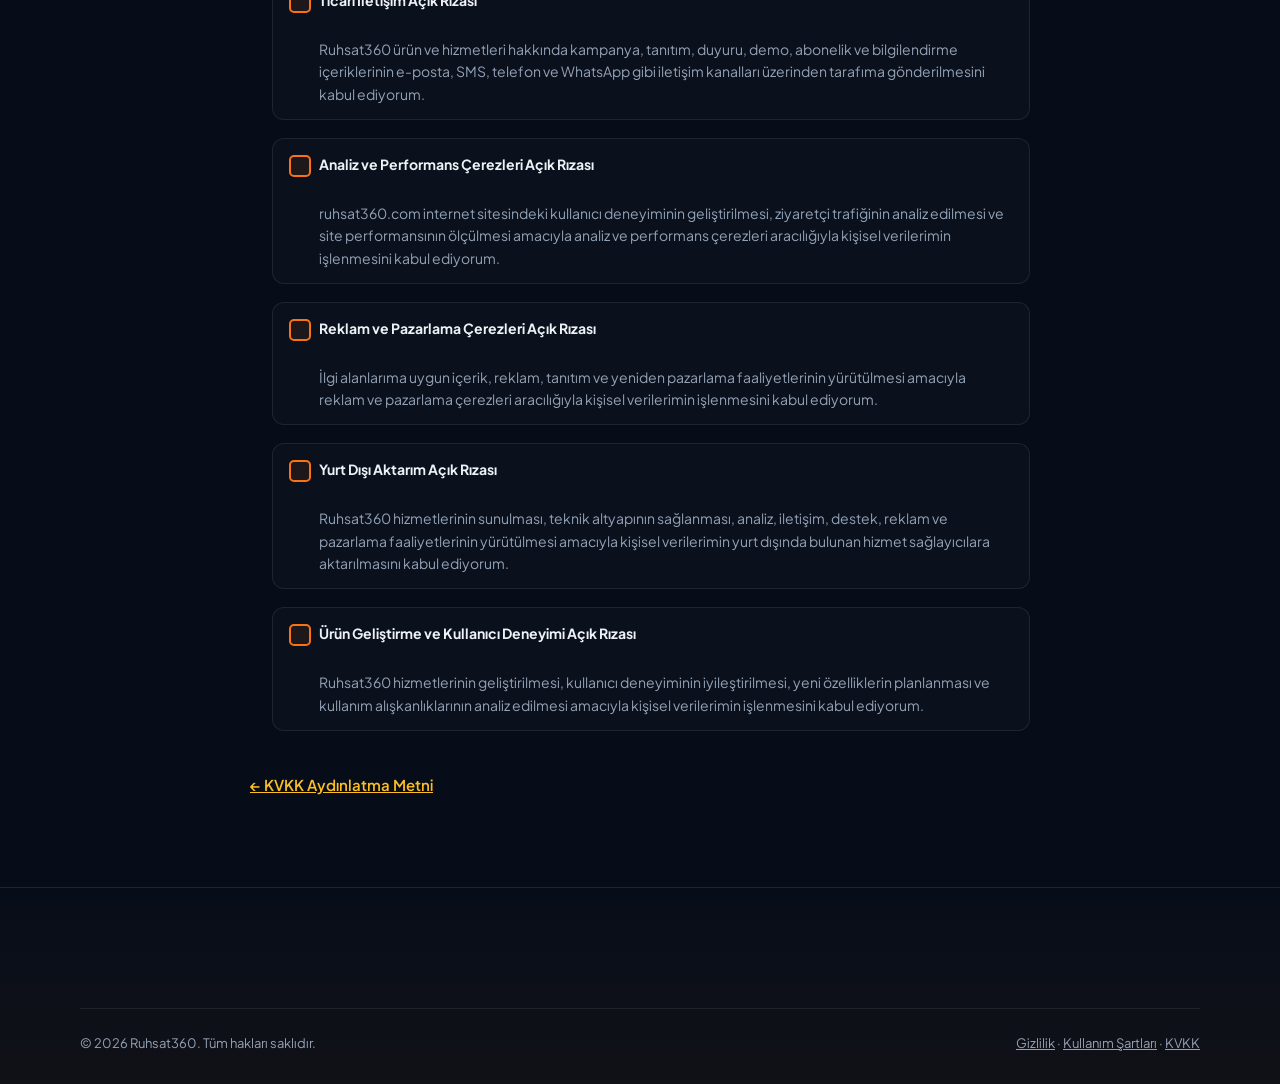
<file: acik-riza.html>
<!DOCTYPE html>
<html lang="tr">
<head>
  <meta charset="UTF-8">
  <meta name="viewport" content="width=device-width, initial-scale=1.0">
  <title>Açık Rıza Metni — Ruhsat360</title>
  <meta name="description" content="Ruhsat360 Açık Rıza Metni: açık rızaya tabi kişisel veri işleme faaliyetleri ve onay tercihleri hakkında bilgilendirme.">
  <meta name="robots" content="index,follow">
  <link rel="icon" type="image/png" sizes="64x64" href="assets/favicon-64.png">
  <link rel="apple-touch-icon" href="assets/apple-touch-icon.png">
  <link rel="preconnect" href="https://fonts.googleapis.com">
  <link rel="preconnect" href="https://fonts.gstatic.com" crossorigin>
  <link href="https://fonts.googleapis.com/css2?family=Plus+Jakarta+Sans:wght@400;500;600;700;800&display=swap" rel="stylesheet">
  <link rel="stylesheet" href="css/style.css">
</head>
<body>
  <header class="site-header" id="site-header">
    <div class="nav-pill">
      <a href="index.html" class="nav-logo" aria-label="Ruhsat360 Ana Sayfa">
        <img src="assets/logo-transparent.png" alt="Ruhsat360" width="150" height="50">
      </a>
      <nav class="nav-links" id="nav-links" aria-label="Ana menü">
        <a href="index.html#ozellikler">Özellikler</a>
        <a href="index.html#fiyatlandirma">Fiyatlandırma</a>
        <a href="index.html#sss">SSS</a>
        <a href="index.html#iletisim">İletişim</a>
      </nav>
      <a href="index.html#iletisim" class="btn btn-primary nav-cta">Demo İste</a>
      <button class="nav-toggle" id="nav-toggle" aria-label="Menüyü aç/kapat" aria-expanded="false">
        <span></span><span></span><span></span>
      </button>
    </div>
  </header>

  <main class="legal-page">
    <div class="container narrow">
      <a class="back" href="index.html">← Ana sayfaya dön</a>
      <h1>Ruhsat360 Açık Rıza Metni</h1>
      <p><strong>Son Güncelleme Tarihi:</strong> 05.07.2026</p>

      <p>İşbu Açık Rıza Metni, ruhsat360.com internet sitesi ve Ruhsat360 markası altında sunulan hizmetler kapsamında, açık rızaya tabi kişisel veri işleme faaliyetleri hakkında ilgili kişilerin bilgilendirilmesi ve açık rızalarının alınması amacıyla hazırlanmıştır.</p>
      <p>Bu metin, KVKK Aydınlatma Metni’nden ayrı olarak düzenlenmiştir. Kişisel verilerinizin işlenmesine ilişkin genel bilgilendirme için ayrıca yayımlanan <a href="kvkk.html" style="color:var(--amber)">Ruhsat360 KVKK Aydınlatma Metni</a>’ni inceleyebilirsiniz.</p>

      <h2>1. Veri Sorumlusu</h2>
      <p>Kişisel verileriniz, 6698 sayılı Kişisel Verilerin Korunması Kanunu kapsamında veri sorumlusu sıfatıyla;</p>
      <div class="legal-box">
        <p><strong>Sinem Ali Gökten Grup İnşaat Mimarlık Akustik Mühendislik Sanayi Ticaret Limited Şirketi</strong></p>
        <p>Adres: İsmetpaşa Mahallesi Zafer Caddesi No:42/C Milas / Muğla</p>
        <p>Mersis No: 0771069314700001</p>
        <p>E-posta: info@ruhsat360.com</p>
        <p>Telefon: 0541 348 88 33</p>
      </div>
      <p>tarafından işlenebilecektir.</p>

      <h2>2. Açık Rızaya Konu Kişisel Veriler</h2>
      <p>Açık rızanızın bulunması halinde aşağıdaki kişisel verileriniz işlenebilir:</p>
      <ul>
        <li>ad, soyad,</li>
        <li>telefon numarası,</li>
        <li>e-posta adresi,</li>
        <li>firma adı,</li>
        <li>meslek, unvan ve görev bilgisi,</li>
        <li>internet sitesi kullanım verileri,</li>
        <li>çerezler aracılığıyla elde edilen analiz, performans ve pazarlama verileri,</li>
        <li>demo, teklif ve iletişim formu içerikleri,</li>
        <li>ticari elektronik ileti tercihleri,</li>
        <li>kullanıcı davranışı, talep ve ilgi alanı verileri.</li>
      </ul>
      <p>Ruhsat360, açıkça gerekli olmadığı sürece özel nitelikli kişisel veri talep etmez. Kullanıcı tarafından sisteme yüklenen evrak, proje veya belgelerde özel nitelikli kişisel veri bulunması halinde, bu veriler yalnızca ilgili hizmetin gerektirdiği ölçüde ve ilgili mevzuata uygun olarak işlenir.</p>

      <h2>3. Açık Rızaya Dayalı Veri İşleme Amaçları</h2>
      <p>Açık rızanızın bulunması halinde kişisel verileriniz aşağıdaki amaçlarla işlenebilir:</p>

      <h3 class="legal-h3">3.1. Tanıtım, Pazarlama ve Ticari İletişim</h3>
      <p>Ad, soyad, telefon numarası, e-posta adresi, firma adı, meslek/unvan ve iletişim tercihleriniz;</p>
      <ul>
        <li>Ruhsat360 hizmetleri hakkında tanıtım yapılması,</li>
        <li>kampanya, duyuru, bilgilendirme ve fırsatların paylaşılması,</li>
        <li>demo, abonelik ve ürün güncellemeleri hakkında iletişim kurulması,</li>
        <li>e-posta, SMS, telefon, WhatsApp ve benzeri kanallar üzerinden ticari elektronik ileti gönderilmesi</li>
      </ul>
      <p>amaçlarıyla işlenebilir.</p>

      <h3 class="legal-h3">3.2. Analiz, Performans ve Pazarlama Çerezleri</h3>
      <p>İnternet sitesi kullanım verileriniz, IP adresiniz, cihaz/tarayıcı bilgileriniz, ziyaret ettiğiniz sayfalar, tıklama ve gezinme bilgileriniz;</p>
      <ul>
        <li>internet sitesinin kullanım performansının analiz edilmesi,</li>
        <li>ziyaretçi davranışlarının ölçümlenmesi,</li>
        <li>kullanıcı deneyiminin geliştirilmesi,</li>
        <li>ilgi alanlarınıza uygun içerik, reklam veya tanıtım sunulması,</li>
        <li>yeniden pazarlama ve hedefleme faaliyetlerinin yürütülmesi</li>
      </ul>
      <p>amaçlarıyla çerezler ve benzeri teknolojiler aracılığıyla işlenebilir.</p>

      <h3 class="legal-h3">3.3. Üçüncü Taraf Hizmet Sağlayıcılar ve Yurt Dışı Aktarım</h3>
      <p>Ruhsat360’un kullandığı bulut altyapı, sunucu, analiz, e-posta, CRM, destek, ödeme, reklam veya pazarlama hizmetlerinin yurt dışında bulunan hizmet sağlayıcılar üzerinden sunulması halinde kişisel verileriniz;</p>
      <ul>
        <li>hizmetin teknik olarak sağlanması,</li>
        <li>sistem güvenliği ve sürekliliğinin temini,</li>
        <li>kullanıcı deneyiminin analiz edilmesi,</li>
        <li>iletişim ve destek süreçlerinin yürütülmesi,</li>
        <li>pazarlama ve reklam faaliyetlerinin gerçekleştirilmesi</li>
      </ul>
      <p>amaçlarıyla yurt dışındaki hizmet sağlayıcılara aktarılabilir.</p>
      <p>Yurt dışına aktarım yapılması gereken hallerde kişisel verileriniz, KVKK ve ilgili mevzuata uygun şekilde işlenir ve aktarılır.</p>

      <h2>4. Kişisel Verilerin Aktarılabileceği Taraflar</h2>
      <p>Açık rızanızın bulunması halinde kişisel verileriniz, yukarıda belirtilen amaçlarla sınırlı olmak üzere aşağıdaki taraflarla paylaşılabilir:</p>
      <ul>
        <li>bulut altyapı ve sunucu hizmet sağlayıcıları,</li>
        <li>e-posta, SMS, bildirim ve iletişim hizmet sağlayıcıları,</li>
        <li>analiz, performans ve çerez yönetimi hizmet sağlayıcıları,</li>
        <li>reklam, pazarlama ve yeniden hedefleme hizmet sağlayıcıları,</li>
        <li>CRM ve müşteri destek hizmet sağlayıcıları,</li>
        <li>ödeme ve abonelik altyapısı sağlayıcıları,</li>
        <li>iş ortakları ve teknik hizmet sağlayıcıları,</li>
        <li>yurt içinde veya yurt dışında bulunan hizmet sağlayıcılar.</li>
      </ul>

      <h2>5. Açık Rızanın Geri Alınması</h2>
      <p>Açık rızanızı dilediğiniz zaman geri alabilirsiniz.</p>
      <p>Açık rızanın geri alınması, geri alma beyanının veri sorumlusuna ulaşmasından itibaren ileriye dönük sonuç doğurur. Açık rızanızı geri almanız halinde, açık rızaya dayalı veri işleme faaliyetleri durdurulur.</p>
      <p>Açık rızanızı geri almak için aşağıdaki iletişim kanallarından bizimle iletişime geçebilirsiniz:</p>
      <div class="legal-box">
        <p><strong>E-posta:</strong> info@ruhsat360.com</p>
        <p><strong>Adres:</strong> İsmetpaşa Mahallesi Zafer Caddesi No:42/C Milas / Muğla</p>
      </div>
      <p>Çerez tercihlerinizi ayrıca internet sitesinde yer alan çerez tercih panelinden veya tarayıcı ayarlarınızdan değiştirebilirsiniz.</p>

      <h2>6. Açık Rıza Beyanı</h2>
      <p>Ruhsat360 KVKK Aydınlatma Metni’ni okuduğumu, kişisel verilerimin hangi amaçlarla işleneceği, kimlere aktarılabileceği, hangi yöntemlerle toplanacağı ve haklarım konusunda bilgilendirildiğimi kabul ederim.</p>
      <p>Aşağıdaki açık rıza seçeneklerinden yalnızca onay verdiğim faaliyetler bakımından kişisel verilerimin işlenmesine rıza gösteririm.</p>

      <h2>7. Onay</h2>
      <ul class="consent-list">
        <li><strong>Ticari İletişim Açık Rızası</strong><br>Ruhsat360 ürün ve hizmetleri hakkında kampanya, tanıtım, duyuru, demo, abonelik ve bilgilendirme içeriklerinin e-posta, SMS, telefon ve WhatsApp gibi iletişim kanalları üzerinden tarafıma gönderilmesini kabul ediyorum.</li>
        <li><strong>Analiz ve Performans Çerezleri Açık Rızası</strong><br>ruhsat360.com internet sitesindeki kullanıcı deneyiminin geliştirilmesi, ziyaretçi trafiğinin analiz edilmesi ve site performansının ölçülmesi amacıyla analiz ve performans çerezleri aracılığıyla kişisel verilerimin işlenmesini kabul ediyorum.</li>
        <li><strong>Reklam ve Pazarlama Çerezleri Açık Rızası</strong><br>İlgi alanlarıma uygun içerik, reklam, tanıtım ve yeniden pazarlama faaliyetlerinin yürütülmesi amacıyla reklam ve pazarlama çerezleri aracılığıyla kişisel verilerimin işlenmesini kabul ediyorum.</li>
        <li><strong>Yurt Dışı Aktarım Açık Rızası</strong><br>Ruhsat360 hizmetlerinin sunulması, teknik altyapının sağlanması, analiz, iletişim, destek, reklam ve pazarlama faaliyetlerinin yürütülmesi amacıyla kişisel verilerimin yurt dışında bulunan hizmet sağlayıcılara aktarılmasını kabul ediyorum.</li>
        <li><strong>Ürün Geliştirme ve Kullanıcı Deneyimi Açık Rızası</strong><br>Ruhsat360 hizmetlerinin geliştirilmesi, kullanıcı deneyiminin iyileştirilmesi, yeni özelliklerin planlanması ve kullanım alışkanlıklarının analiz edilmesi amacıyla kişisel verilerimin işlenmesini kabul ediyorum.</li>
      </ul>

      <p style="margin-top:36px"><a href="kvkk.html" style="color:var(--amber);font-weight:600">← KVKK Aydınlatma Metni</a></p>
    </div>
  </main>

  <footer class="site-footer">
    <div class="container footer-bottom">
      <span>© 2026 Ruhsat360. Tüm hakları saklıdır.</span>
      <span>
        <a href="gizlilik.html" style="color:var(--muted)">Gizlilik</a> ·
        <a href="kullanim-sartlari.html" style="color:var(--muted)">Kullanım Şartları</a> ·
        <a href="kvkk.html" style="color:var(--muted)">KVKK</a>
      </span>
    </div>
  </footer>

  <script src="js/main.js"></script>
</body>
</html>
</file>
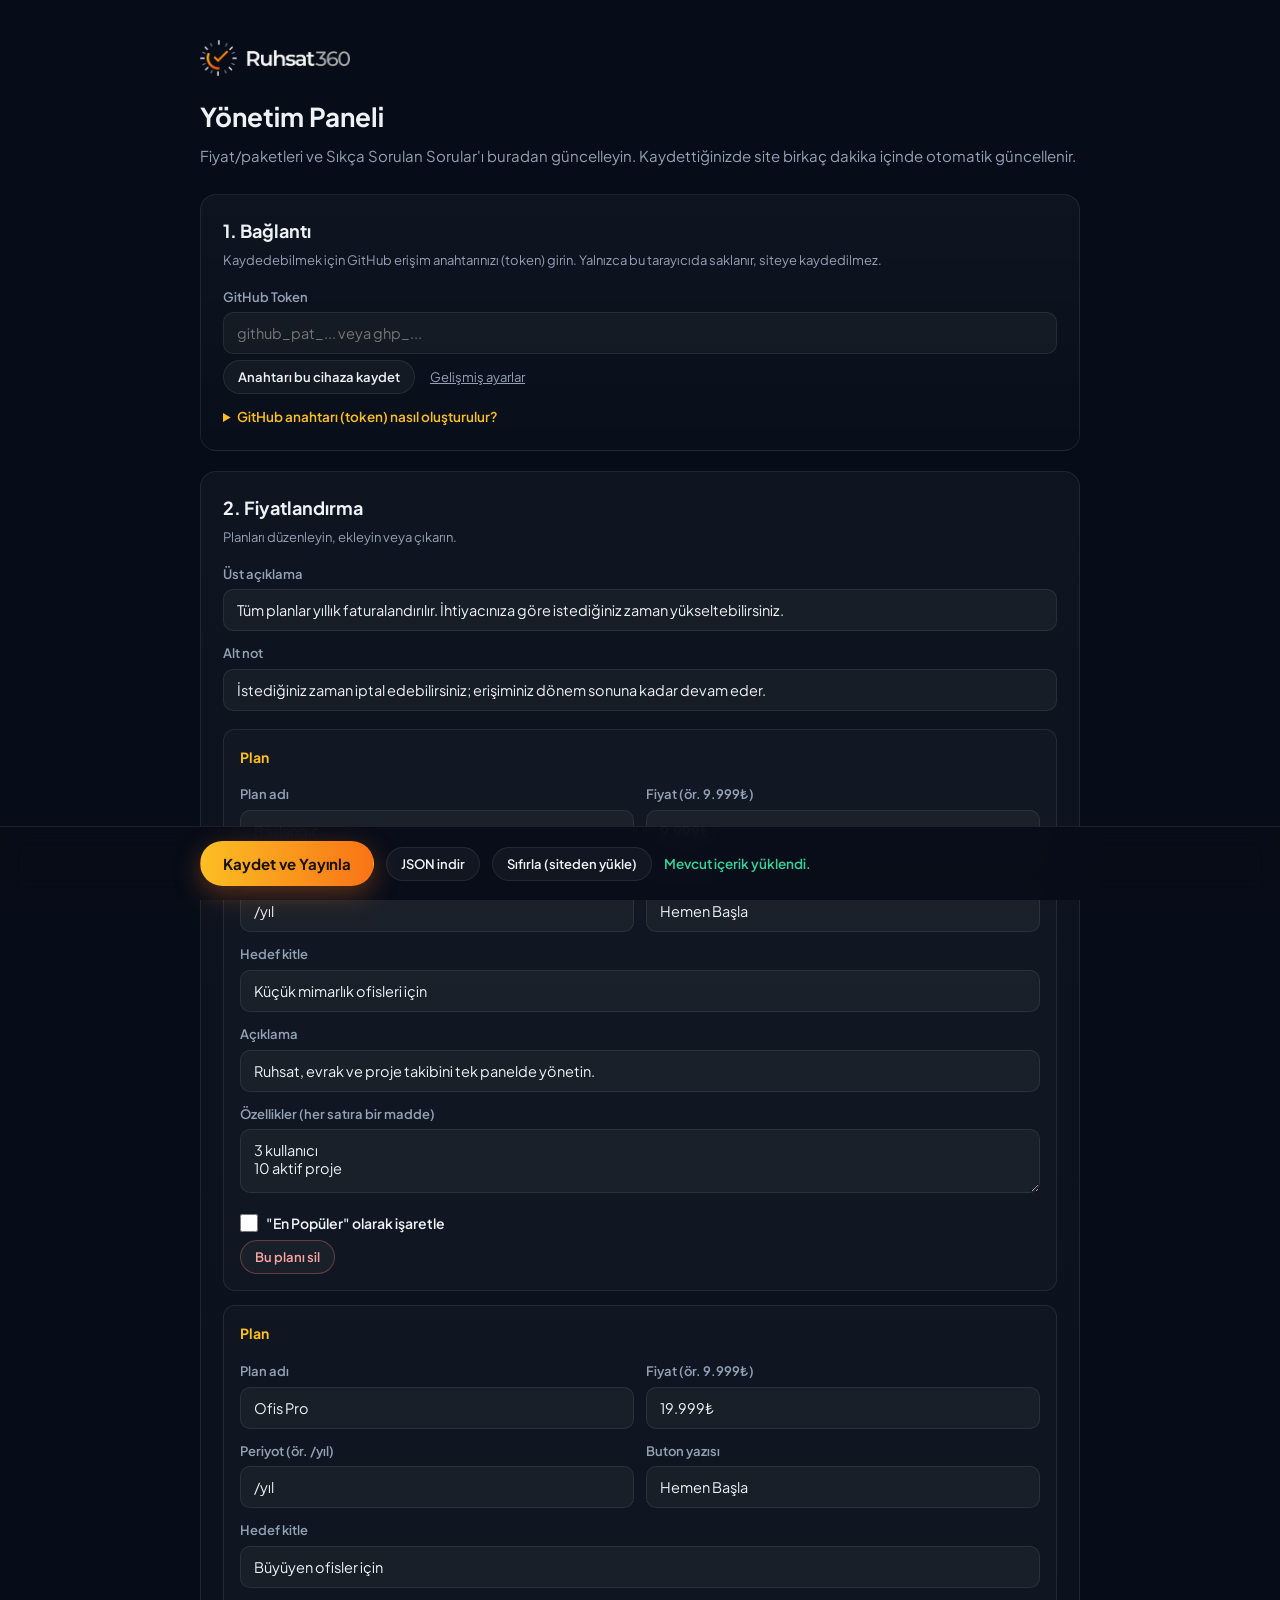
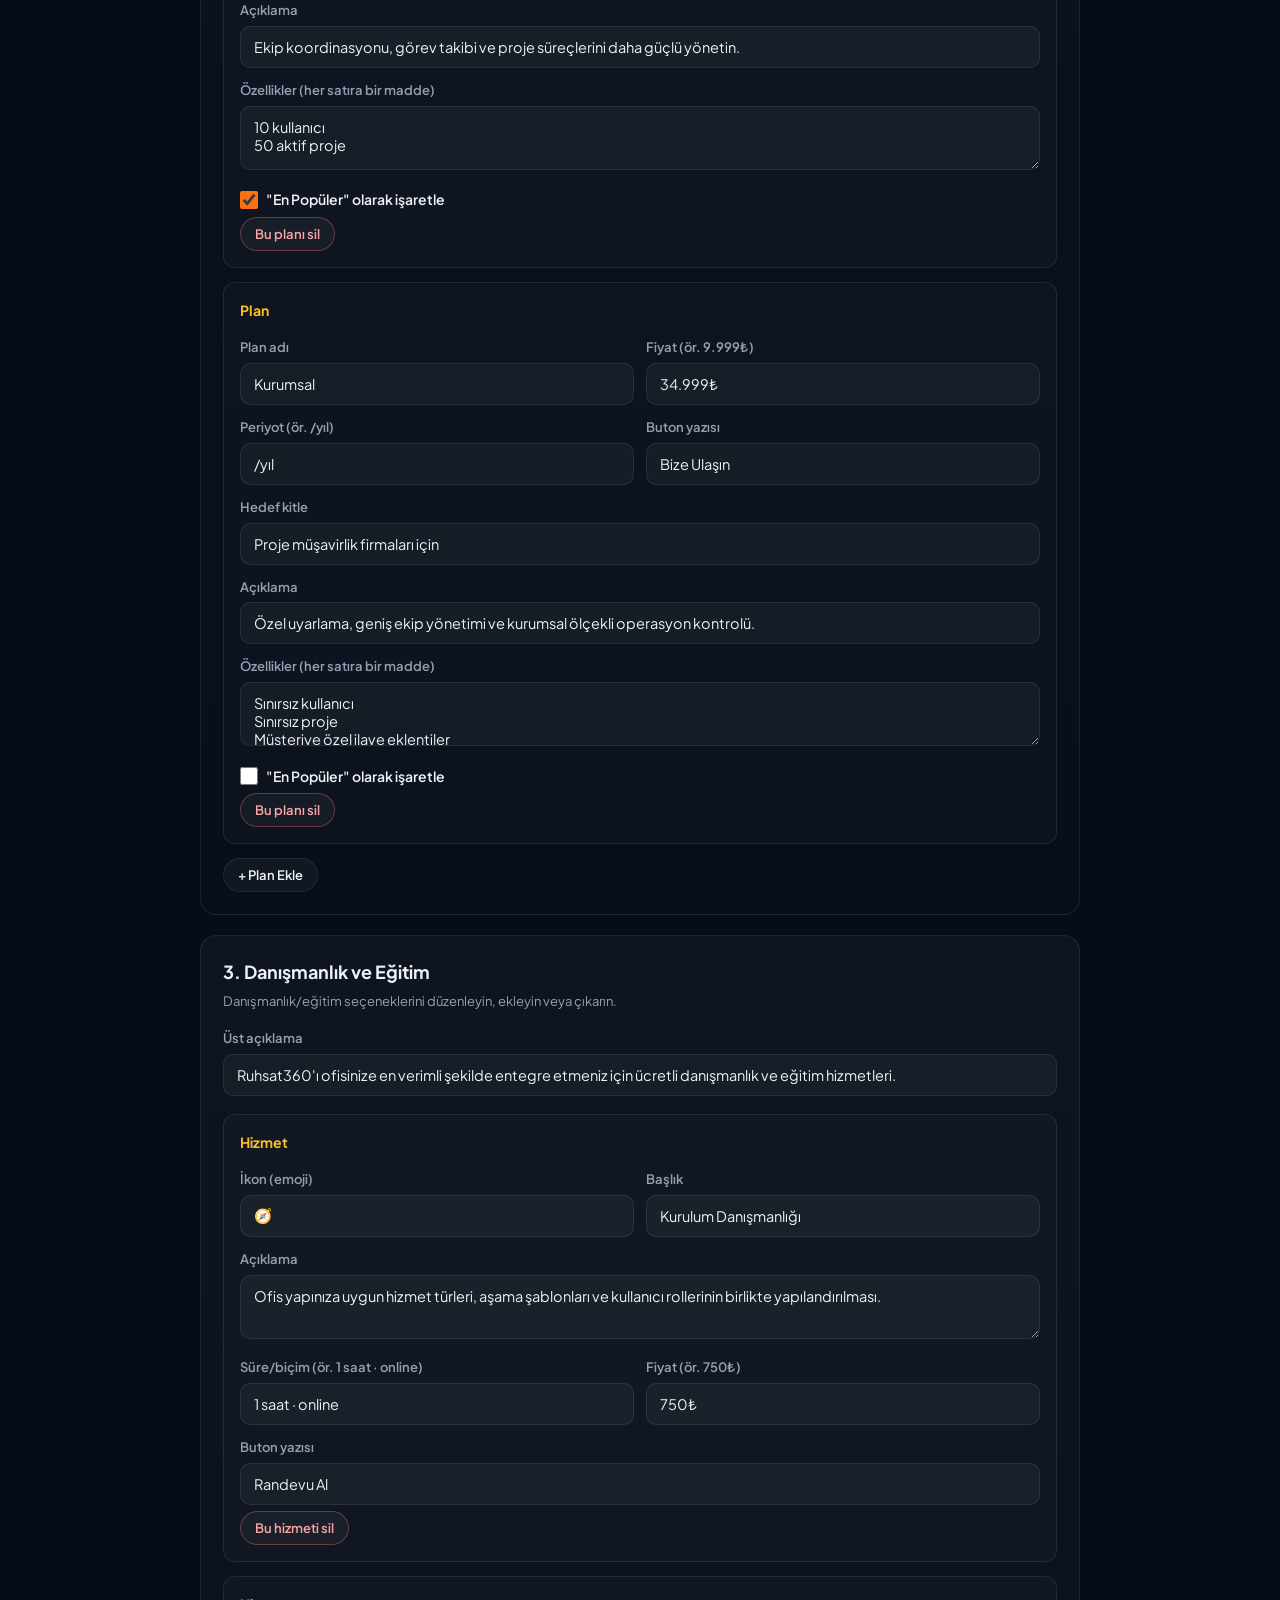
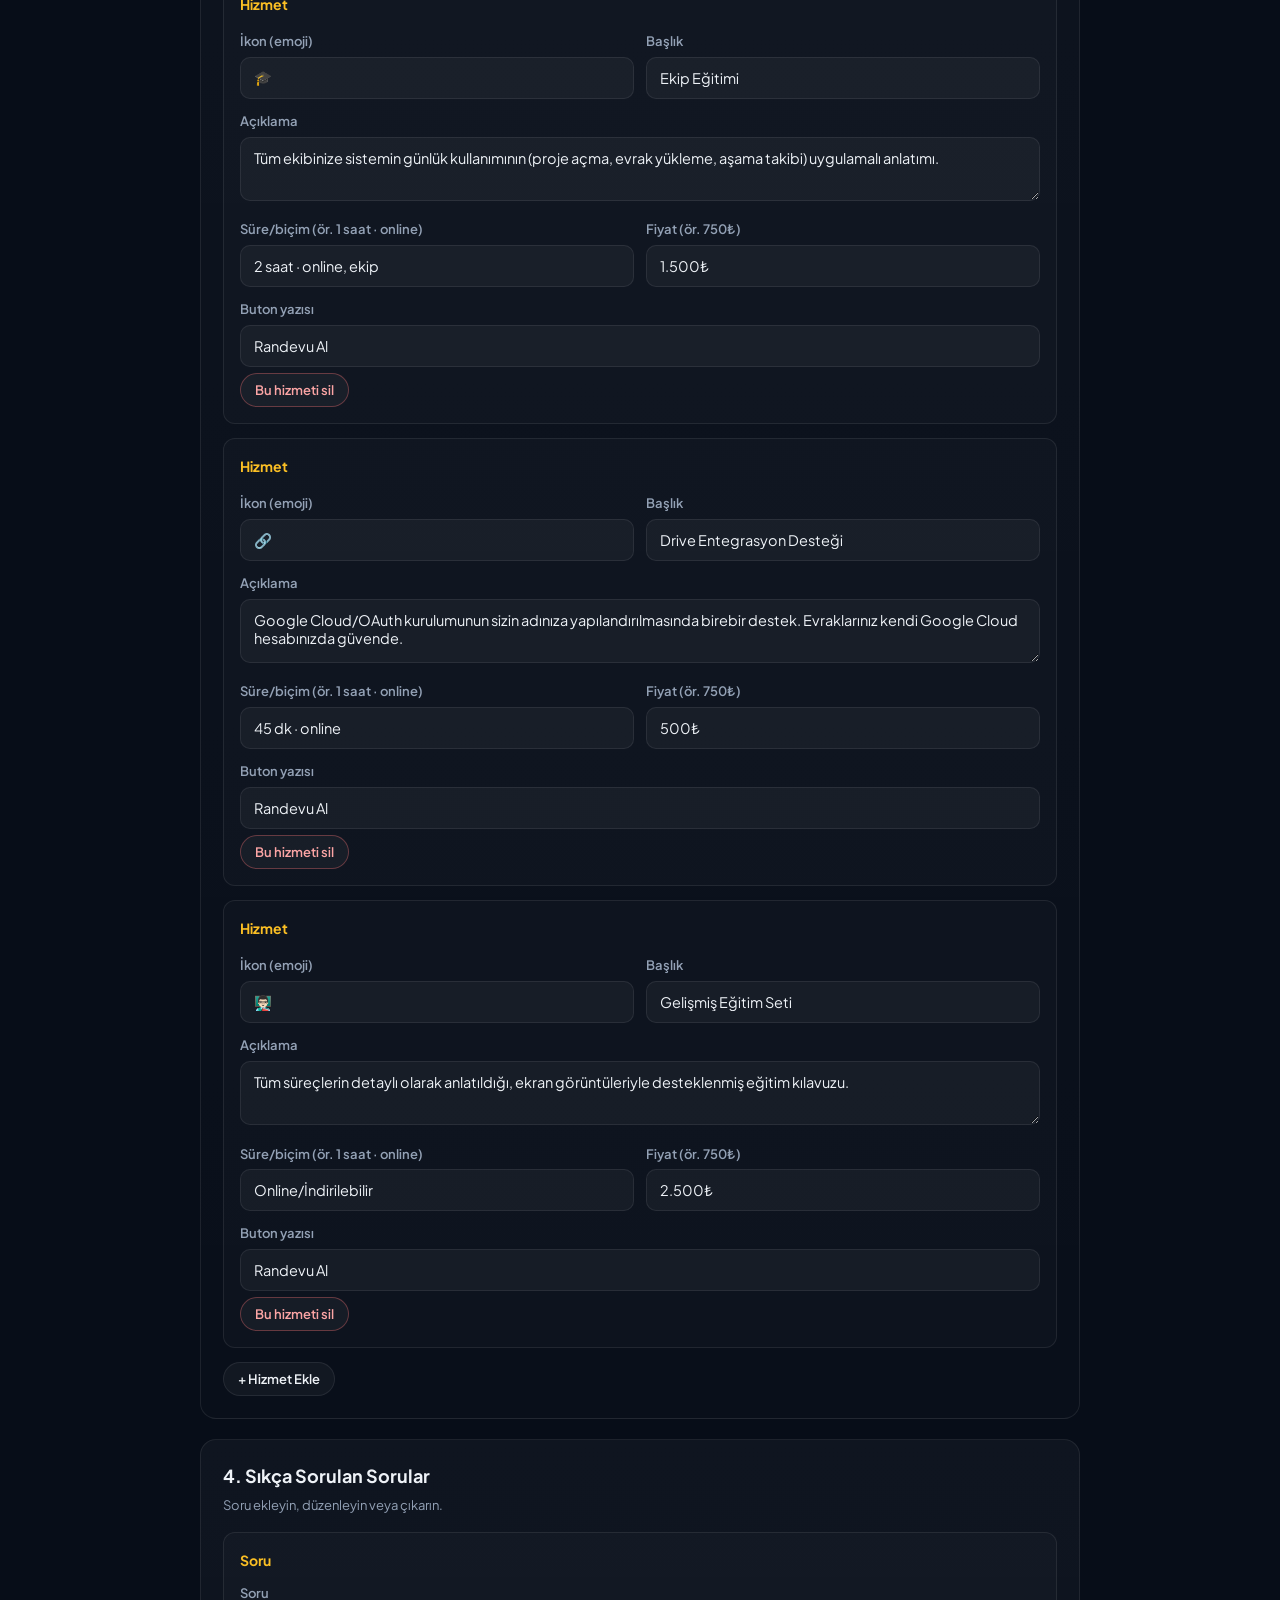
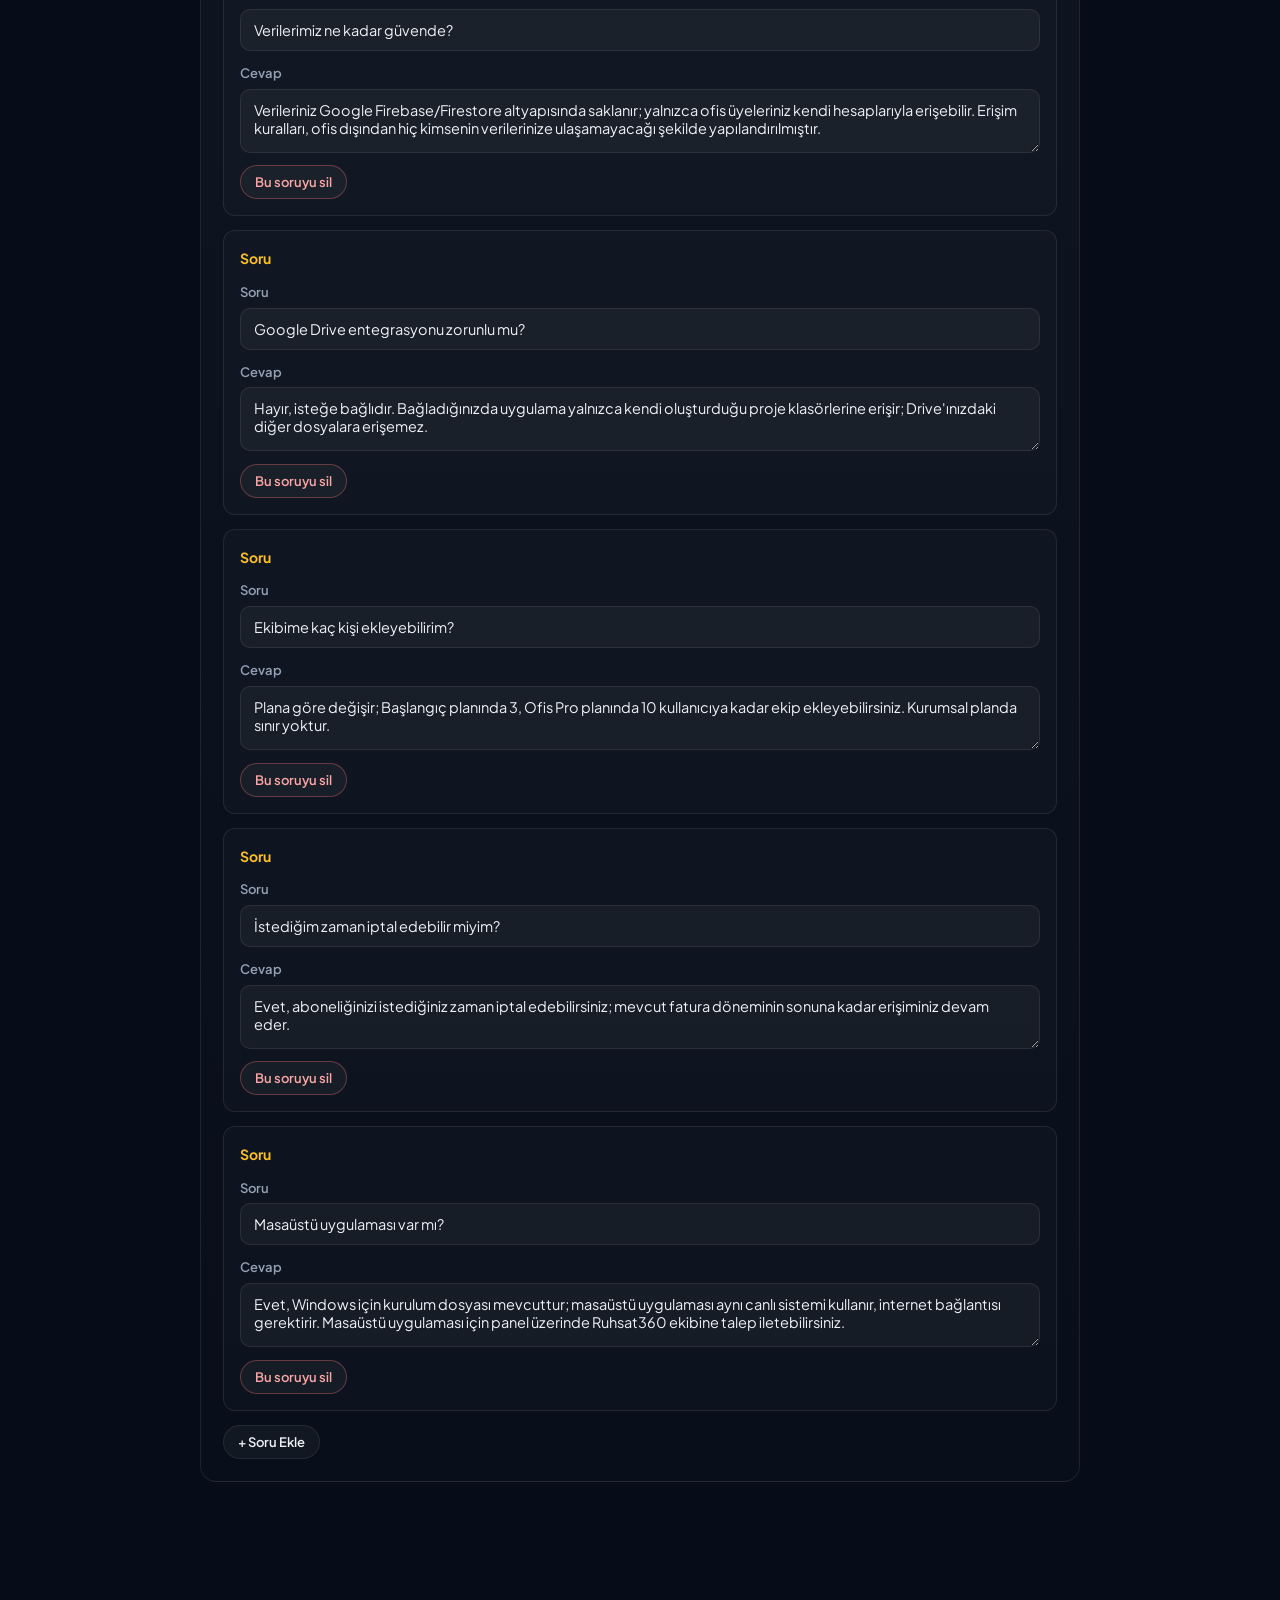
<file: admin.html>
<!DOCTYPE html>
<html lang="tr">
<head>
  <meta charset="UTF-8">
  <meta name="viewport" content="width=device-width, initial-scale=1.0">
  <title>Yönetim Paneli — Ruhsat360</title>
  <meta name="robots" content="noindex,nofollow">
  <link rel="icon" type="image/png" sizes="64x64" href="assets/favicon-64.png">
  <link rel="preconnect" href="https://fonts.googleapis.com">
  <link rel="preconnect" href="https://fonts.gstatic.com" crossorigin>
  <link href="https://fonts.googleapis.com/css2?family=Plus+Jakarta+Sans:wght@400;500;600;700;800&display=swap" rel="stylesheet">
  <link rel="stylesheet" href="css/style.css">
  <style>
    body { background: var(--bg); }
    .admin-wrap { width: min(880px, 92vw); margin: 0 auto; padding: 40px 0 140px; }
    .admin-head { display: flex; align-items: center; gap: 14px; margin-bottom: 8px; }
    .admin-head img { width: 150px; }
    .admin-wrap h1 { font-size: 26px; margin-top: 20px; }
    .admin-wrap > p.lead { color: var(--muted); margin: 6px 0 26px; font-size: 15px; }
    .acard {
      background: linear-gradient(180deg, rgba(255,255,255,.035), rgba(255,255,255,.012));
      border: 1px solid var(--line); border-radius: 16px; padding: 22px; margin-bottom: 20px;
    }
    .acard h2 { font-size: 18px; margin-bottom: 4px; }
    .acard .hint { color: var(--muted); font-size: 13px; margin-bottom: 16px; }
    label { display: block; font-size: 13px; font-weight: 600; color: var(--muted); margin: 12px 0 5px; }
    input[type=text], input[type=password], textarea {
      width: 100%; padding: 11px 13px; border-radius: 10px; border: 1px solid var(--line);
      background: rgba(255,255,255,.04); color: var(--text); font-family: inherit; font-size: 14.5px;
    }
    textarea { resize: vertical; min-height: 64px; }
    input:focus, textarea:focus { outline: none; border-color: rgba(249,115,22,.6); }
    .row2 { display: grid; grid-template-columns: 1fr 1fr; gap: 12px; }
    .plan, .faq-item {
      border: 1px solid var(--line); border-radius: 12px; padding: 16px; margin-bottom: 14px;
      background: rgba(255,255,255,.02); position: relative;
    }
    .plan h3, .faq-item h3 { font-size: 14px; color: var(--amber); margin-bottom: 4px; }
    .chk { display: flex; align-items: center; gap: 8px; margin-top: 12px; font-size: 14px; color: var(--text); font-weight: 600; }
    .chk input { width: 18px; height: 18px; accent-color: var(--orange); }
    .btn-sm { padding: 8px 14px; font-size: 13px; border-radius: 999px; cursor: pointer; border: 1px solid var(--line); background: rgba(255,255,255,.04); color: var(--text); font-family: inherit; font-weight: 600; }
    .btn-sm:hover { border-color: rgba(249,115,22,.5); }
    .btn-del { color: #fca5a5; border-color: rgba(248,113,113,.35); }
    .btn-del:hover { background: rgba(248,113,113,.12); border-color: rgba(248,113,113,.6); }
    .add-row { margin-top: 6px; }
    .actionbar {
      position: fixed; bottom: 0; left: 0; right: 0; z-index: 50;
      background: rgba(8,13,24,.92); backdrop-filter: blur(12px); border-top: 1px solid var(--line);
      padding: 14px 0;
    }
    .actionbar .inner { width: min(880px, 92vw); margin: 0 auto; display: flex; align-items: center; gap: 12px; flex-wrap: wrap; }
    .status { font-size: 13.5px; font-weight: 600; }
    .status.ok { color: var(--green); }
    .status.err { color: #fca5a5; }
    .status.busy { color: var(--amber); }
    details.help { margin-top: 12px; }
    details.help summary { cursor: pointer; color: var(--amber); font-size: 13.5px; font-weight: 600; }
    details.help ol { margin: 10px 0 0 18px; color: var(--muted); font-size: 13.5px; line-height: 1.7; }
    details.help code { background: rgba(255,255,255,.07); padding: 1px 6px; border-radius: 5px; }
    .adv-toggle { color: var(--muted); font-size: 13px; cursor: pointer; text-decoration: underline; }
    .adv { display: none; margin-top: 12px; }
    .adv.open { display: block; }
    @media (max-width: 640px) { .row2 { grid-template-columns: 1fr; } }
  </style>
</head>
<body>
  <div class="admin-wrap">
    <div class="admin-head">
      <img src="assets/logo-transparent.png" alt="Ruhsat360">
    </div>
    <h1>Yönetim Paneli</h1>
    <p class="lead">Fiyat/paketleri ve Sıkça Sorulan Sorular'ı buradan güncelleyin. Kaydettiğinizde site birkaç dakika içinde otomatik güncellenir.</p>

    <!-- Bağlantı -->
    <div class="acard">
      <h2>1. Bağlantı</h2>
      <p class="hint">Kaydedebilmek için GitHub erişim anahtarınızı (token) girin. Yalnızca bu tarayıcıda saklanır, siteye kaydedilmez.</p>
      <label for="token">GitHub Token</label>
      <input type="password" id="token" placeholder="github_pat_... veya ghp_...">
      <div class="add-row">
        <button class="btn-sm" id="save-token">Anahtarı bu cihaza kaydet</button>
        <span class="adv-toggle" id="adv-toggle" style="margin-left:12px">Gelişmiş ayarlar</span>
      </div>
      <div class="adv" id="adv">
        <div class="row2">
          <div><label>Repo sahibi</label><input type="text" id="cfg-owner"></div>
          <div><label>Repo adı</label><input type="text" id="cfg-repo"></div>
        </div>
        <div class="row2">
          <div><label>Dal (branch)</label><input type="text" id="cfg-branch"></div>
          <div><label>Dosya yolu</label><input type="text" id="cfg-path"></div>
        </div>
      </div>
      <details class="help">
        <summary>GitHub anahtarı (token) nasıl oluşturulur?</summary>
        <ol>
          <li><a href="https://github.com/settings/tokens?type=beta" target="_blank" rel="noopener">github.com/settings/tokens</a> → <b>Fine-grained tokens</b> → <b>Generate new token</b>.</li>
          <li>İsim verin, <b>Expiration</b> seçin (ör. 90 gün).</li>
          <li><b>Repository access</b> → <b>Only select repositories</b> → <code>ruhsat360-website</code> seçin.</li>
          <li><b>Permissions → Repository permissions → Contents</b> için <b>Read and write</b> seçin.</li>
          <li>Oluşturup kopyalayın, yukarıdaki kutuya yapıştırın. (Anahtar bir daha gösterilmez.)</li>
        </ol>
      </details>
    </div>

    <!-- Fiyatlandırma -->
    <div class="acard">
      <h2>2. Fiyatlandırma</h2>
      <p class="hint">Planları düzenleyin, ekleyin veya çıkarın.</p>
      <label for="p-sub">Üst açıklama</label>
      <input type="text" id="p-sub">
      <label for="p-note">Alt not</label>
      <input type="text" id="p-note">
      <div id="plans" style="margin-top:18px"></div>
      <button class="btn-sm" id="add-plan">+ Plan Ekle</button>
    </div>

    <!-- Danışmanlık -->
    <div class="acard">
      <h2>3. Danışmanlık ve Eğitim</h2>
      <p class="hint">Danışmanlık/eğitim seçeneklerini düzenleyin, ekleyin veya çıkarın.</p>
      <label for="c-sub">Üst açıklama</label>
      <input type="text" id="c-sub">
      <div id="consults" style="margin-top:18px"></div>
      <button class="btn-sm" id="add-consult">+ Hizmet Ekle</button>
    </div>

    <!-- SSS -->
    <div class="acard">
      <h2>4. Sıkça Sorulan Sorular</h2>
      <p class="hint">Soru ekleyin, düzenleyin veya çıkarın.</p>
      <div id="faqs"></div>
      <button class="btn-sm" id="add-faq">+ Soru Ekle</button>
    </div>
  </div>

  <div class="actionbar">
    <div class="inner">
      <button class="btn btn-primary" id="save">Kaydet ve Yayınla</button>
      <button class="btn-sm" id="download">JSON indir</button>
      <button class="btn-sm" id="reload">Sıfırla (siteden yükle)</button>
      <span class="status" id="status"></span>
    </div>
  </div>

  <script>
  (function () {
    "use strict";
    var LS = "ruhsat360_admin";
    var DEFAULTS = {
      owner: "aligokten",
      repo: "ruhsat360-website",
      branch: "claude/ruhsat360-wix-site-eq8663",
      path: "data/content.json"
    };
    var $ = function (id) { return document.getElementById(id); };
    var cfg = Object.assign({}, DEFAULTS, JSON.parse(localStorage.getItem(LS + "_cfg") || "{}"));
    var fileSha = null;

    // config alanlarını doldur
    $("cfg-owner").value = cfg.owner; $("cfg-repo").value = cfg.repo;
    $("cfg-branch").value = cfg.branch; $("cfg-path").value = cfg.path;
    $("token").value = localStorage.getItem(LS + "_token") || "";

    $("adv-toggle").addEventListener("click", function () { $("adv").classList.toggle("open"); });
    $("save-token").addEventListener("click", function () {
      localStorage.setItem(LS + "_token", $("token").value.trim());
      saveCfg(); setStatus("Anahtar ve ayarlar bu cihaza kaydedildi.", "ok");
    });
    function saveCfg() {
      cfg = { owner: $("cfg-owner").value.trim(), repo: $("cfg-repo").value.trim(),
              branch: $("cfg-branch").value.trim(), path: $("cfg-path").value.trim() };
      localStorage.setItem(LS + "_cfg", JSON.stringify(cfg));
    }
    function setStatus(msg, cls) {
      var s = $("status"); s.textContent = msg; s.className = "status " + (cls || "");
    }

    /* ---- Plan blokları ---- */
    function planNode(p) {
      p = p || { name: "", price: "", per: "/yıl", audience: "", desc: "", features: [], cta: "Hemen Başla", popular: false };
      var el = document.createElement("div");
      el.className = "plan";
      el.innerHTML =
        '<h3>Plan</h3>' +
        '<div class="row2"><div><label>Plan adı</label><input type="text" class="f-name"></div>' +
        '<div><label>Fiyat (ör. 9.999₺)</label><input type="text" class="f-price"></div></div>' +
        '<div class="row2"><div><label>Periyot (ör. /yıl)</label><input type="text" class="f-per"></div>' +
        '<div><label>Buton yazısı</label><input type="text" class="f-cta"></div></div>' +
        '<label>Hedef kitle</label><input type="text" class="f-audience">' +
        '<label>Açıklama</label><input type="text" class="f-desc">' +
        '<label>Özellikler (her satıra bir madde)</label><textarea class="f-features"></textarea>' +
        '<label class="chk"><input type="checkbox" class="f-popular"> "En Popüler" olarak işaretle</label>' +
        '<div class="add-row"><button class="btn-sm btn-del f-remove">Bu planı sil</button></div>';
      el.querySelector(".f-name").value = p.name || "";
      el.querySelector(".f-price").value = p.price || "";
      el.querySelector(".f-per").value = p.per || "";
      el.querySelector(".f-cta").value = p.cta || "";
      el.querySelector(".f-audience").value = p.audience || "";
      el.querySelector(".f-desc").value = p.desc || "";
      el.querySelector(".f-features").value = (p.features || []).join("\n");
      el.querySelector(".f-popular").checked = !!p.popular;
      el.querySelector(".f-remove").addEventListener("click", function () { el.remove(); });
      return el;
    }
    function faqNode(it) {
      it = it || { q: "", a: "" };
      var el = document.createElement("div");
      el.className = "faq-item";
      el.innerHTML =
        '<h3>Soru</h3>' +
        '<label>Soru</label><input type="text" class="f-q">' +
        '<label>Cevap</label><textarea class="f-a"></textarea>' +
        '<div class="add-row"><button class="btn-sm btn-del f-remove">Bu soruyu sil</button></div>';
      el.querySelector(".f-q").value = it.q || "";
      el.querySelector(".f-a").value = it.a || "";
      el.querySelector(".f-remove").addEventListener("click", function () { el.remove(); });
      return el;
    }
    function consultNode(c) {
      c = c || { icon: "🧭", title: "", desc: "", meta: "", price: "", cta: "Randevu Al" };
      var el = document.createElement("div");
      el.className = "plan";
      el.innerHTML =
        '<h3>Hizmet</h3>' +
        '<div class="row2"><div><label>İkon (emoji)</label><input type="text" class="f-icon"></div>' +
        '<div><label>Başlık</label><input type="text" class="f-title"></div></div>' +
        '<label>Açıklama</label><textarea class="f-desc"></textarea>' +
        '<div class="row2"><div><label>Süre/biçim (ör. 1 saat · online)</label><input type="text" class="f-meta"></div>' +
        '<div><label>Fiyat (ör. 750₺)</label><input type="text" class="f-price"></div></div>' +
        '<label>Buton yazısı</label><input type="text" class="f-cta">' +
        '<div class="add-row"><button class="btn-sm btn-del f-remove">Bu hizmeti sil</button></div>';
      el.querySelector(".f-icon").value = c.icon || "";
      el.querySelector(".f-title").value = c.title || "";
      el.querySelector(".f-desc").value = c.desc || "";
      el.querySelector(".f-meta").value = c.meta || "";
      el.querySelector(".f-price").value = c.price || "";
      el.querySelector(".f-cta").value = c.cta || "";
      el.querySelector(".f-remove").addEventListener("click", function () { el.remove(); });
      return el;
    }
    $("add-plan").addEventListener("click", function () { $("plans").appendChild(planNode()); });
    $("add-consult").addEventListener("click", function () { $("consults").appendChild(consultNode()); });
    $("add-faq").addEventListener("click", function () { $("faqs").appendChild(faqNode()); });

    /* ---- Formu doldur ---- */
    function populate(data) {
      $("p-sub").value = (data.pricing && data.pricing.subtitle) || "";
      $("p-note").value = (data.pricing && data.pricing.note) || "";
      $("plans").innerHTML = "";
      ((data.pricing && data.pricing.plans) || []).forEach(function (p) { $("plans").appendChild(planNode(p)); });
      $("c-sub").value = (data.consulting && data.consulting.subtitle) || "";
      $("consults").innerHTML = "";
      ((data.consulting && data.consulting.items) || []).forEach(function (c) { $("consults").appendChild(consultNode(c)); });
      $("faqs").innerHTML = "";
      (data.faq || []).forEach(function (it) { $("faqs").appendChild(faqNode(it)); });
    }
    function collect() {
      var plans = Array.prototype.map.call($("plans").children, function (el) {
        return {
          name: el.querySelector(".f-name").value.trim(),
          price: el.querySelector(".f-price").value.trim(),
          per: el.querySelector(".f-per").value.trim(),
          audience: el.querySelector(".f-audience").value.trim(),
          desc: el.querySelector(".f-desc").value.trim(),
          features: el.querySelector(".f-features").value.split("\n").map(function (s) { return s.trim(); }).filter(Boolean),
          cta: el.querySelector(".f-cta").value.trim(),
          popular: el.querySelector(".f-popular").checked
        };
      });
      var consults = Array.prototype.map.call($("consults").children, function (el) {
        return {
          icon: el.querySelector(".f-icon").value.trim(),
          title: el.querySelector(".f-title").value.trim(),
          desc: el.querySelector(".f-desc").value.trim(),
          meta: el.querySelector(".f-meta").value.trim(),
          price: el.querySelector(".f-price").value.trim(),
          cta: el.querySelector(".f-cta").value.trim()
        };
      }).filter(function (c) { return c.title || c.desc; });
      var faq = Array.prototype.map.call($("faqs").children, function (el) {
        return { q: el.querySelector(".f-q").value.trim(), a: el.querySelector(".f-a").value.trim() };
      }).filter(function (it) { return it.q || it.a; });
      return {
        pricing: { subtitle: $("p-sub").value.trim(), note: $("p-note").value.trim(), plans: plans },
        consulting: { subtitle: $("c-sub").value.trim(), items: consults },
        faq: faq
      };
    }

    /* ---- Siteden mevcut içeriği yükle ---- */
    function loadContent() {
      setStatus("İçerik yükleniyor…", "busy");
      fetch("data/content.json?ts=" + Date.now(), { cache: "no-store" })
        .then(function (r) { if (!r.ok) throw new Error(); return r.json(); })
        .then(function (data) { populate(data); setStatus("Mevcut içerik yüklendi.", "ok"); })
        .catch(function () { setStatus("İçerik yüklenemedi. Boş formla başlayabilirsiniz.", "err"); populate({ pricing: {}, faq: [] }); });
    }

    /* ---- UTF-8 güvenli base64 ---- */
    function b64(str) { return btoa(unescape(encodeURIComponent(str))); }

    /* ---- Kaydet (GitHub API) ---- */
    function save() {
      saveCfg();
      var token = $("token").value.trim();
      if (!token) { setStatus("Önce GitHub anahtarınızı girip kaydedin.", "err"); return; }
      localStorage.setItem(LS + "_token", token);
      var content = collect();
      var json = JSON.stringify(content, null, 2) + "\n";
      var api = "https://api.github.com/repos/" + cfg.owner + "/" + cfg.repo + "/contents/" + cfg.path;
      var headers = { "Authorization": "Bearer " + token, "Accept": "application/vnd.github+json" };
      setStatus("Kaydediliyor…", "busy");
      // önce güncel sha'yı al
      fetch(api + "?ref=" + encodeURIComponent(cfg.branch) + "&ts=" + Date.now(), { headers: headers, cache: "no-store" })
        .then(function (r) { return r.ok ? r.json() : (r.status === 404 ? { sha: null } : r.json().then(function (e) { throw new Error(e.message || r.status); })); })
        .then(function (info) {
          var body = { message: "content: admin panelinden güncelleme", content: b64(json), branch: cfg.branch };
          if (info && info.sha) body.sha = info.sha;
          return fetch(api, { method: "PUT", headers: headers, body: JSON.stringify(body) });
        })
        .then(function (r) { return r.ok ? r.json() : r.json().then(function (e) { throw new Error(e.message || r.status); }); })
        .then(function () { setStatus("✓ Kaydedildi! Site 1-2 dakika içinde güncellenecek.", "ok"); })
        .catch(function (e) { setStatus("Kaydedilemedi: " + e.message + " (anahtar/izinleri kontrol edin)", "err"); });
    }

    function download() {
      var json = JSON.stringify(collect(), null, 2) + "\n";
      var a = document.createElement("a");
      a.href = URL.createObjectURL(new Blob([json], { type: "application/json" }));
      a.download = "content.json"; a.click();
      setStatus("content.json indirildi. İsterseniz repoda data/ klasörüne elle yükleyebilirsiniz.", "ok");
    }

    $("save").addEventListener("click", save);
    $("download").addEventListener("click", download);
    $("reload").addEventListener("click", loadContent);

    loadContent();
  })();
  </script>
</body>
</html>
</file>
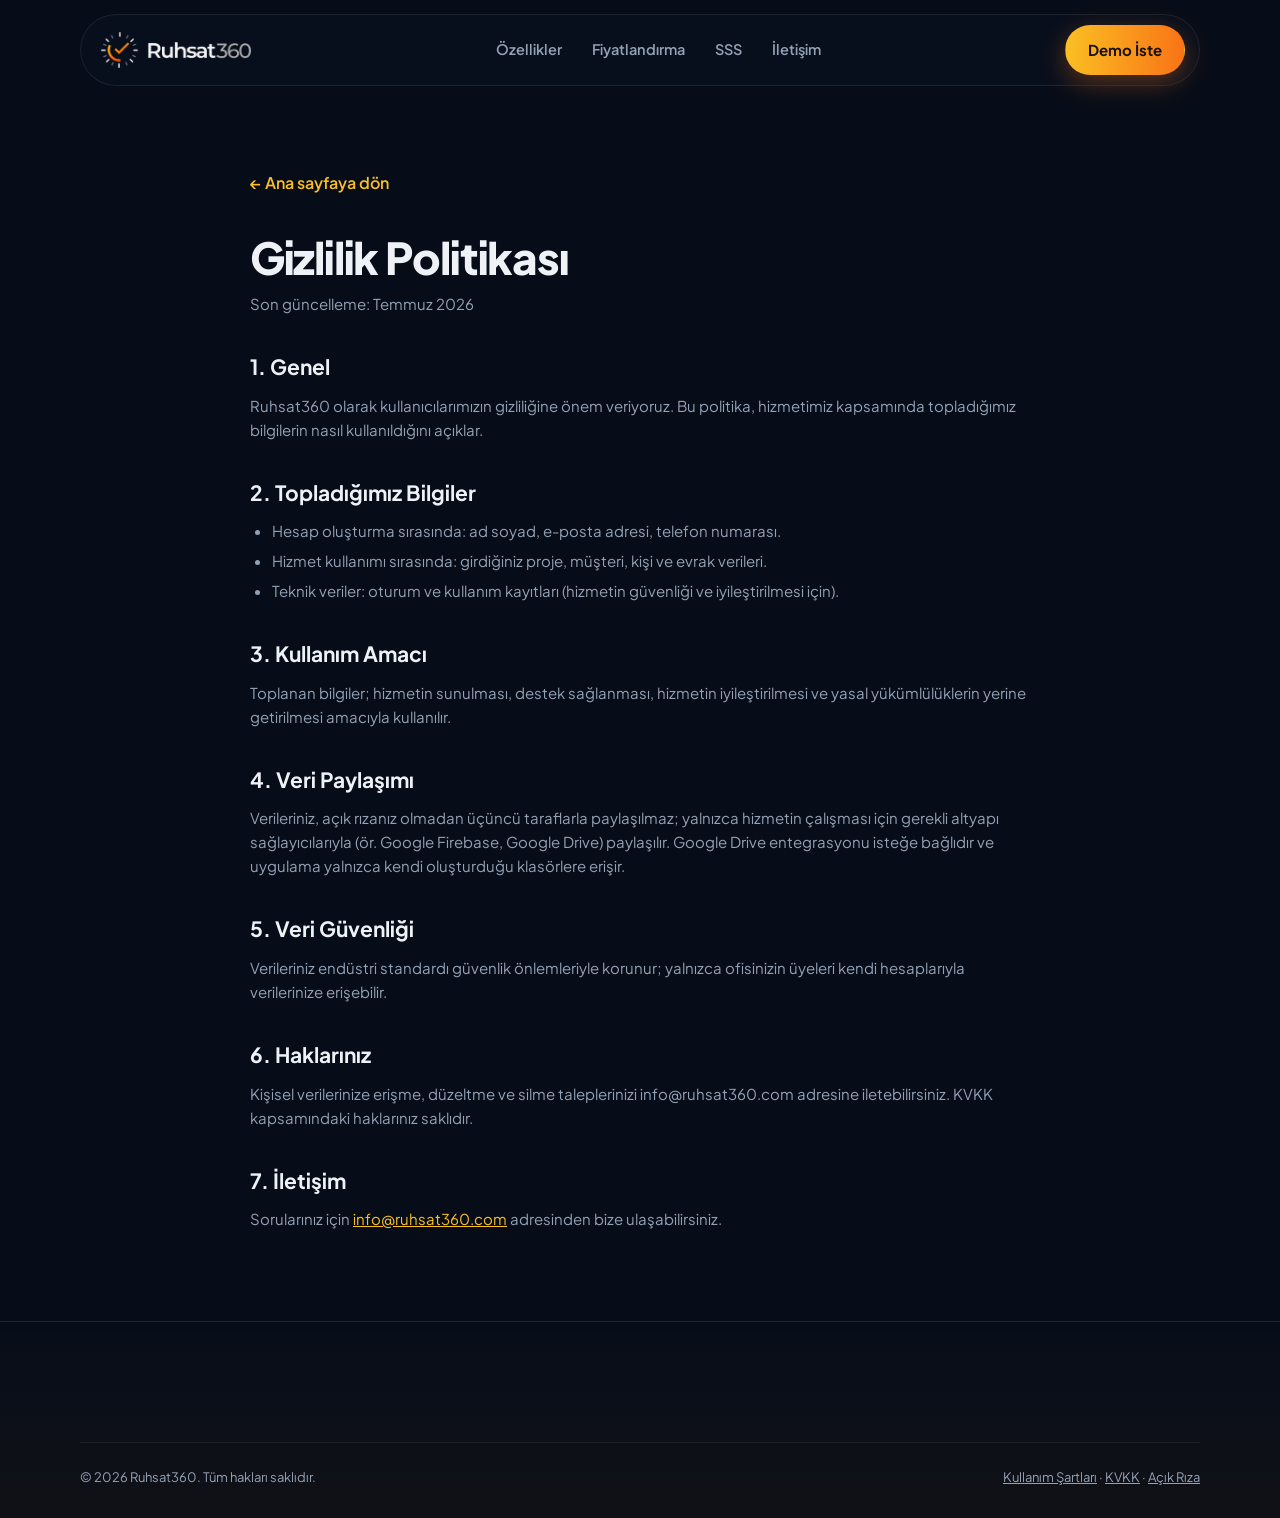
<file: gizlilik.html>
<!DOCTYPE html>
<html lang="tr">
<head>
  <meta charset="UTF-8">
  <meta name="viewport" content="width=device-width, initial-scale=1.0">
  <title>Gizlilik Politikası — Ruhsat360</title>
  <meta name="description" content="Ruhsat360 gizlilik politikası: hangi verileri topladığımız, nasıl kullandığımız ve haklarınız.">
  <meta name="robots" content="index,follow">
  <link rel="icon" type="image/png" sizes="64x64" href="assets/favicon-64.png">
  <link rel="apple-touch-icon" href="assets/apple-touch-icon.png">
  <link rel="preconnect" href="https://fonts.googleapis.com">
  <link rel="preconnect" href="https://fonts.gstatic.com" crossorigin>
  <link href="https://fonts.googleapis.com/css2?family=Plus+Jakarta+Sans:wght@400;500;600;700;800&display=swap" rel="stylesheet">
  <link rel="stylesheet" href="css/style.css">
</head>
<body>
  <header class="site-header" id="site-header">
    <div class="nav-pill">
      <a href="index.html" class="nav-logo" aria-label="Ruhsat360 Ana Sayfa">
        <img src="assets/logo-transparent.png" alt="Ruhsat360" width="150" height="50">
      </a>
      <nav class="nav-links" id="nav-links" aria-label="Ana menü">
        <a href="index.html#ozellikler">Özellikler</a>
        <a href="index.html#fiyatlandirma">Fiyatlandırma</a>
        <a href="index.html#sss">SSS</a>
        <a href="index.html#iletisim">İletişim</a>
      </nav>
      <a href="index.html#iletisim" class="btn btn-primary nav-cta">Demo İste</a>
      <button class="nav-toggle" id="nav-toggle" aria-label="Menüyü aç/kapat" aria-expanded="false">
        <span></span><span></span><span></span>
      </button>
    </div>
  </header>

  <main class="legal-page">
    <div class="container narrow">
      <a class="back" href="index.html">← Ana sayfaya dön</a>
      <h1>Gizlilik Politikası</h1>
      <p>Son güncelleme: Temmuz 2026</p>

      <h2>1. Genel</h2>
      <p>Ruhsat360 olarak kullanıcılarımızın gizliliğine önem veriyoruz. Bu politika, hizmetimiz kapsamında topladığımız bilgilerin nasıl kullanıldığını açıklar.</p>

      <h2>2. Topladığımız Bilgiler</h2>
      <ul>
        <li>Hesap oluşturma sırasında: ad soyad, e-posta adresi, telefon numarası.</li>
        <li>Hizmet kullanımı sırasında: girdiğiniz proje, müşteri, kişi ve evrak verileri.</li>
        <li>Teknik veriler: oturum ve kullanım kayıtları (hizmetin güvenliği ve iyileştirilmesi için).</li>
      </ul>

      <h2>3. Kullanım Amacı</h2>
      <p>Toplanan bilgiler; hizmetin sunulması, destek sağlanması, hizmetin iyileştirilmesi ve yasal yükümlülüklerin yerine getirilmesi amacıyla kullanılır.</p>

      <h2>4. Veri Paylaşımı</h2>
      <p>Verileriniz, açık rızanız olmadan üçüncü taraflarla paylaşılmaz; yalnızca hizmetin çalışması için gerekli altyapı sağlayıcılarıyla (ör. Google Firebase, Google Drive) paylaşılır. Google Drive entegrasyonu isteğe bağlıdır ve uygulama yalnızca kendi oluşturduğu klasörlere erişir.</p>

      <h2>5. Veri Güvenliği</h2>
      <p>Verileriniz endüstri standardı güvenlik önlemleriyle korunur; yalnızca ofisinizin üyeleri kendi hesaplarıyla verilerinize erişebilir.</p>

      <h2>6. Haklarınız</h2>
      <p>Kişisel verilerinize erişme, düzeltme ve silme taleplerinizi info@ruhsat360.com adresine iletebilirsiniz. KVKK kapsamındaki haklarınız saklıdır.</p>

      <h2>7. İletişim</h2>
      <p>Sorularınız için <a href="mailto:info@ruhsat360.com" style="color:var(--amber)">info@ruhsat360.com</a> adresinden bize ulaşabilirsiniz.</p>
    </div>
  </main>

  <footer class="site-footer">
    <div class="container footer-bottom">
      <span>© 2026 Ruhsat360. Tüm hakları saklıdır.</span>
      <span>
        <a href="kullanim-sartlari.html" style="color:var(--muted)">Kullanım Şartları</a> ·
        <a href="kvkk.html" style="color:var(--muted)">KVKK</a> ·
        <a href="acik-riza.html" style="color:var(--muted)">Açık Rıza</a>
      </span>
    </div>
  </footer>

  <script src="js/main.js"></script>
</body>
</html>
</file>
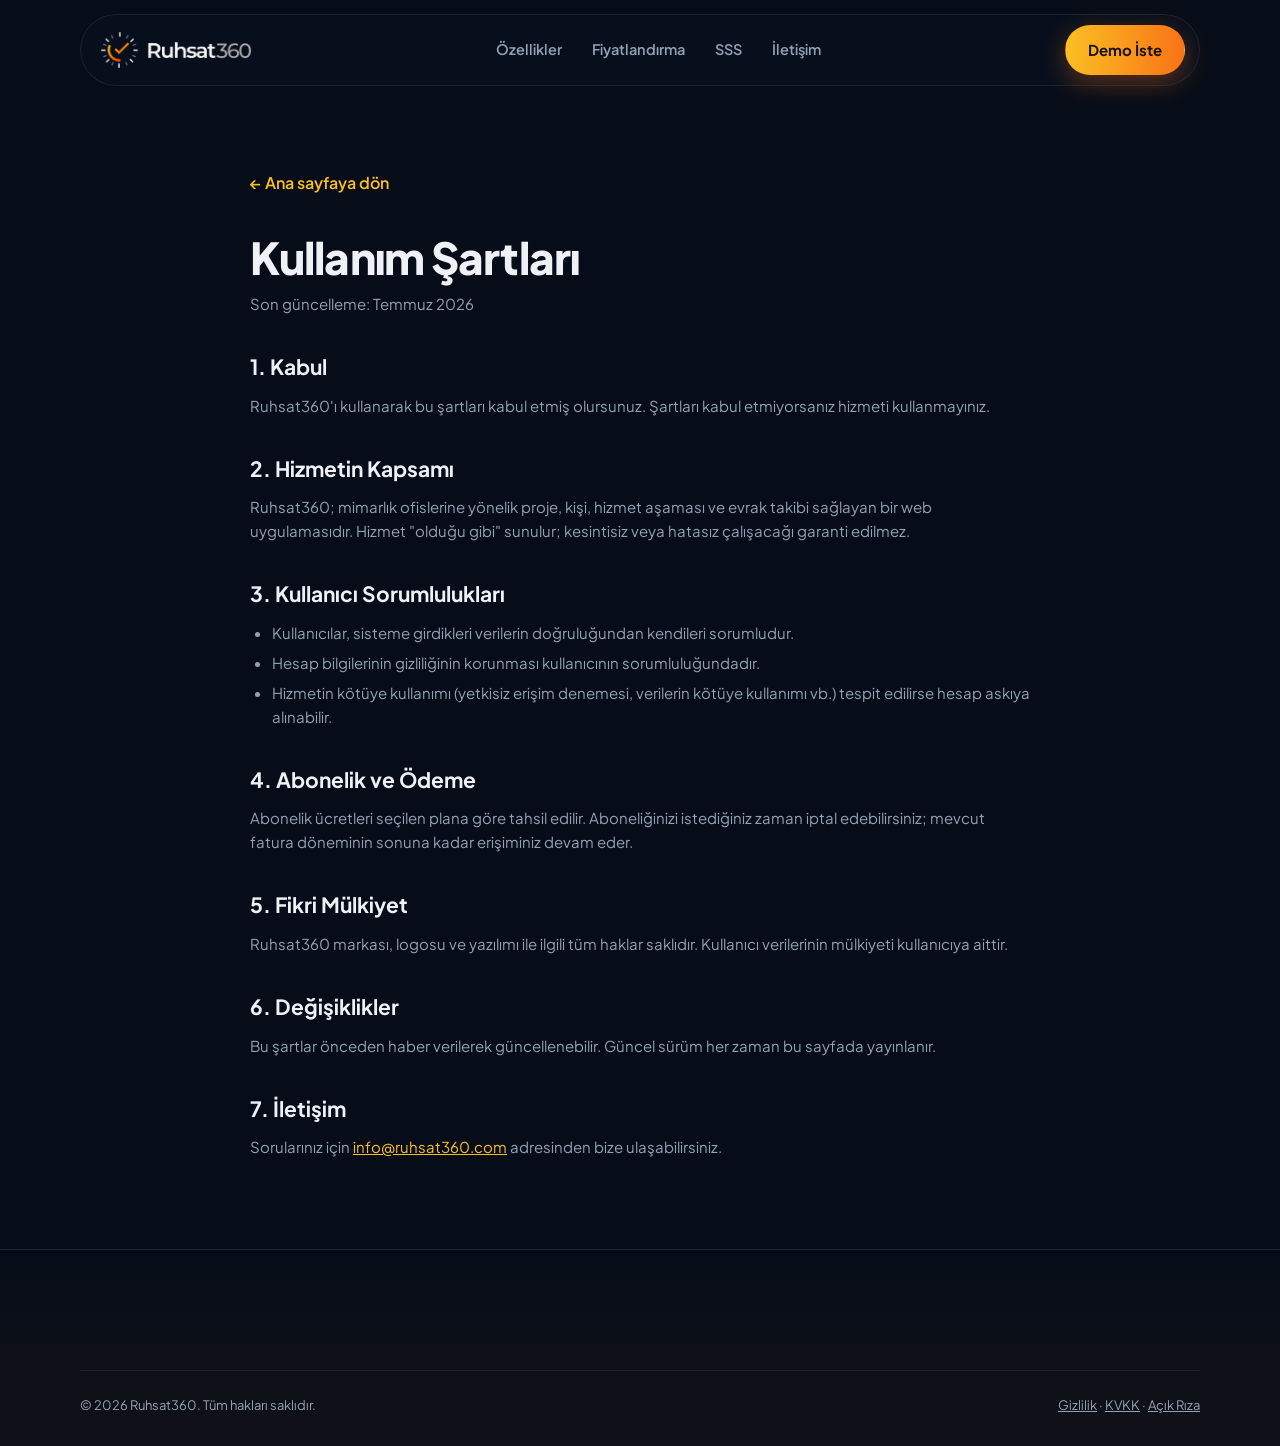
<file: kullanim-sartlari.html>
<!DOCTYPE html>
<html lang="tr">
<head>
  <meta charset="UTF-8">
  <meta name="viewport" content="width=device-width, initial-scale=1.0">
  <title>Kullanım Şartları — Ruhsat360</title>
  <meta name="description" content="Ruhsat360 kullanım şartları: abonelik, sorumluluklar ve hizmet koşulları.">
  <meta name="robots" content="index,follow">
  <link rel="icon" type="image/png" sizes="64x64" href="assets/favicon-64.png">
  <link rel="apple-touch-icon" href="assets/apple-touch-icon.png">
  <link rel="preconnect" href="https://fonts.googleapis.com">
  <link rel="preconnect" href="https://fonts.gstatic.com" crossorigin>
  <link href="https://fonts.googleapis.com/css2?family=Plus+Jakarta+Sans:wght@400;500;600;700;800&display=swap" rel="stylesheet">
  <link rel="stylesheet" href="css/style.css">
</head>
<body>
  <header class="site-header" id="site-header">
    <div class="nav-pill">
      <a href="index.html" class="nav-logo" aria-label="Ruhsat360 Ana Sayfa">
        <img src="assets/logo-transparent.png" alt="Ruhsat360" width="150" height="50">
      </a>
      <nav class="nav-links" id="nav-links" aria-label="Ana menü">
        <a href="index.html#ozellikler">Özellikler</a>
        <a href="index.html#fiyatlandirma">Fiyatlandırma</a>
        <a href="index.html#sss">SSS</a>
        <a href="index.html#iletisim">İletişim</a>
      </nav>
      <a href="index.html#iletisim" class="btn btn-primary nav-cta">Demo İste</a>
      <button class="nav-toggle" id="nav-toggle" aria-label="Menüyü aç/kapat" aria-expanded="false">
        <span></span><span></span><span></span>
      </button>
    </div>
  </header>

  <main class="legal-page">
    <div class="container narrow">
      <a class="back" href="index.html">← Ana sayfaya dön</a>
      <h1>Kullanım Şartları</h1>
      <p>Son güncelleme: Temmuz 2026</p>

      <h2>1. Kabul</h2>
      <p>Ruhsat360'ı kullanarak bu şartları kabul etmiş olursunuz. Şartları kabul etmiyorsanız hizmeti kullanmayınız.</p>

      <h2>2. Hizmetin Kapsamı</h2>
      <p>Ruhsat360; mimarlık ofislerine yönelik proje, kişi, hizmet aşaması ve evrak takibi sağlayan bir web uygulamasıdır. Hizmet "olduğu gibi" sunulur; kesintisiz veya hatasız çalışacağı garanti edilmez.</p>

      <h2>3. Kullanıcı Sorumlulukları</h2>
      <ul>
        <li>Kullanıcılar, sisteme girdikleri verilerin doğruluğundan kendileri sorumludur.</li>
        <li>Hesap bilgilerinin gizliliğinin korunması kullanıcının sorumluluğundadır.</li>
        <li>Hizmetin kötüye kullanımı (yetkisiz erişim denemesi, verilerin kötüye kullanımı vb.) tespit edilirse hesap askıya alınabilir.</li>
      </ul>

      <h2>4. Abonelik ve Ödeme</h2>
      <p>Abonelik ücretleri seçilen plana göre tahsil edilir. Aboneliğinizi istediğiniz zaman iptal edebilirsiniz; mevcut fatura döneminin sonuna kadar erişiminiz devam eder.</p>

      <h2>5. Fikri Mülkiyet</h2>
      <p>Ruhsat360 markası, logosu ve yazılımı ile ilgili tüm haklar saklıdır. Kullanıcı verilerinin mülkiyeti kullanıcıya aittir.</p>

      <h2>6. Değişiklikler</h2>
      <p>Bu şartlar önceden haber verilerek güncellenebilir. Güncel sürüm her zaman bu sayfada yayınlanır.</p>

      <h2>7. İletişim</h2>
      <p>Sorularınız için <a href="mailto:info@ruhsat360.com" style="color:var(--amber)">info@ruhsat360.com</a> adresinden bize ulaşabilirsiniz.</p>
    </div>
  </main>

  <footer class="site-footer">
    <div class="container footer-bottom">
      <span>© 2026 Ruhsat360. Tüm hakları saklıdır.</span>
      <span>
        <a href="gizlilik.html" style="color:var(--muted)">Gizlilik</a> ·
        <a href="kvkk.html" style="color:var(--muted)">KVKK</a> ·
        <a href="acik-riza.html" style="color:var(--muted)">Açık Rıza</a>
      </span>
    </div>
  </footer>

  <script src="js/main.js"></script>
</body>
</html>
</file>
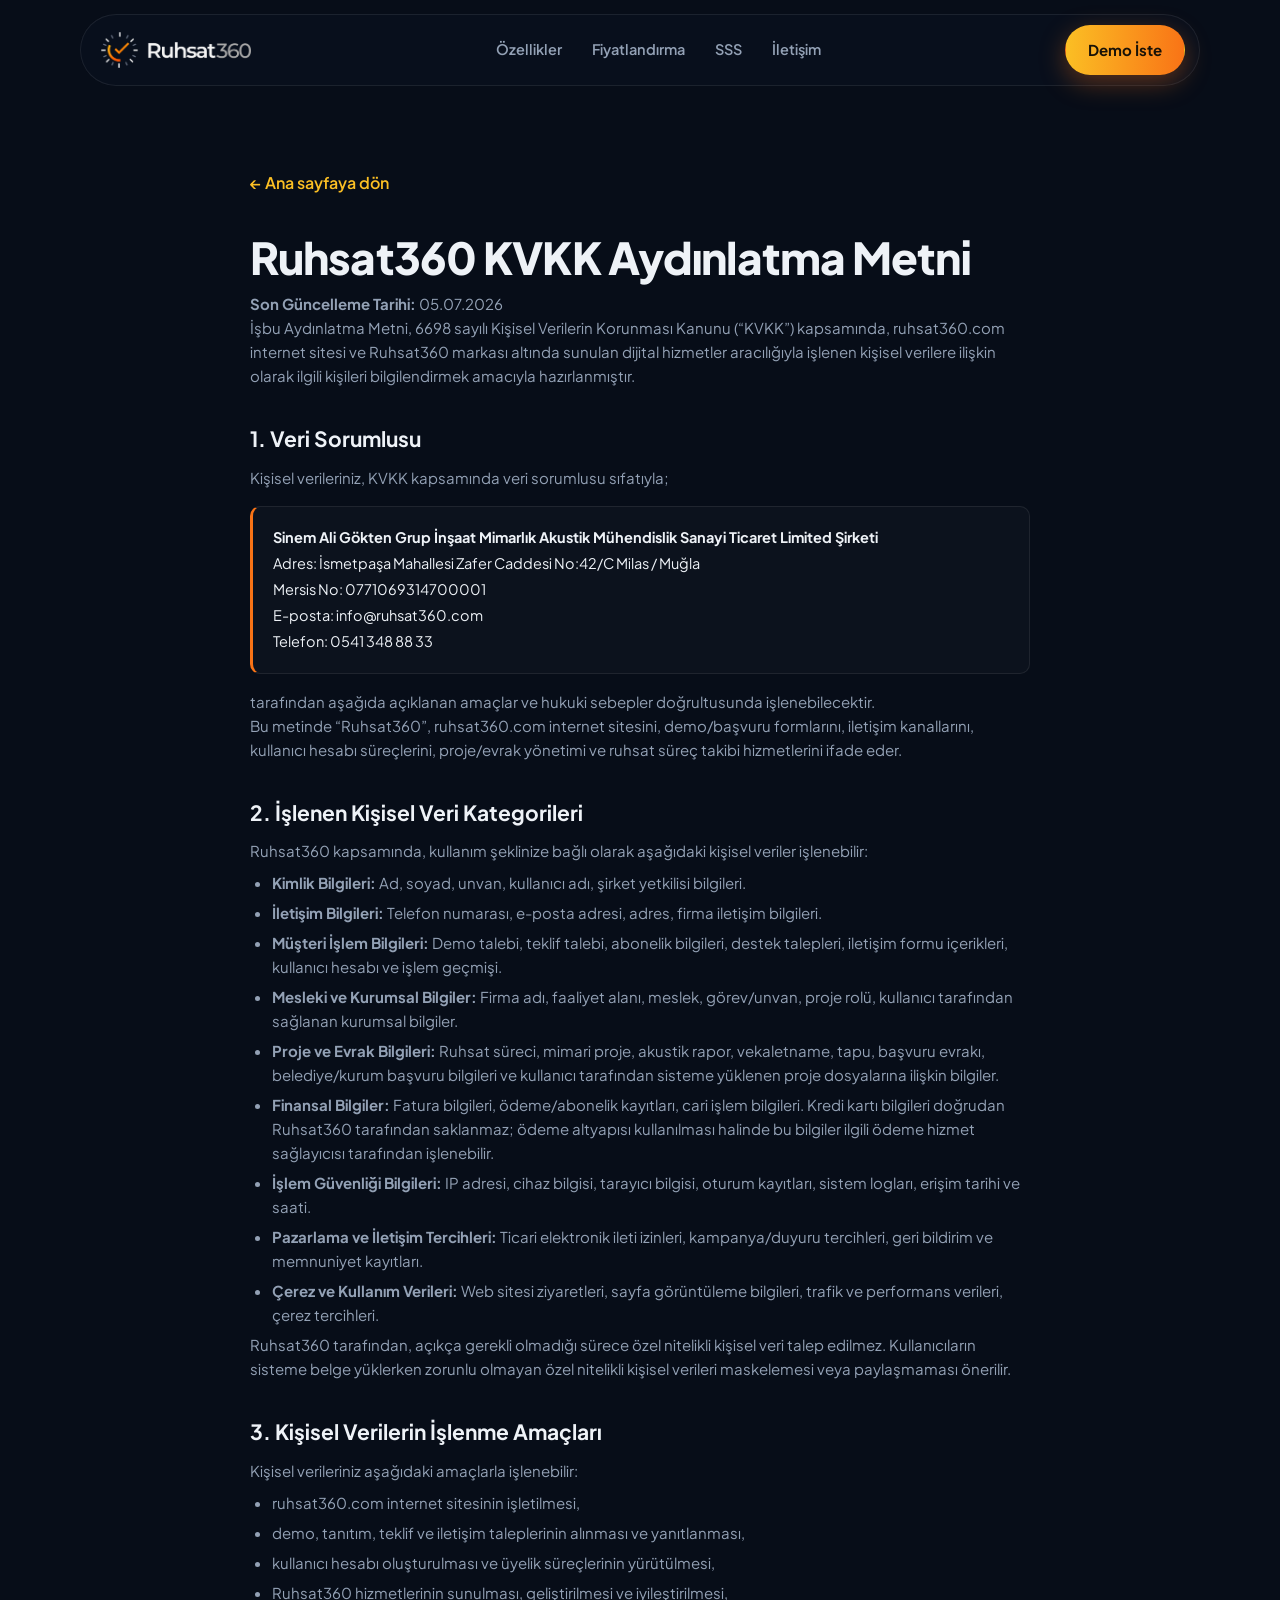
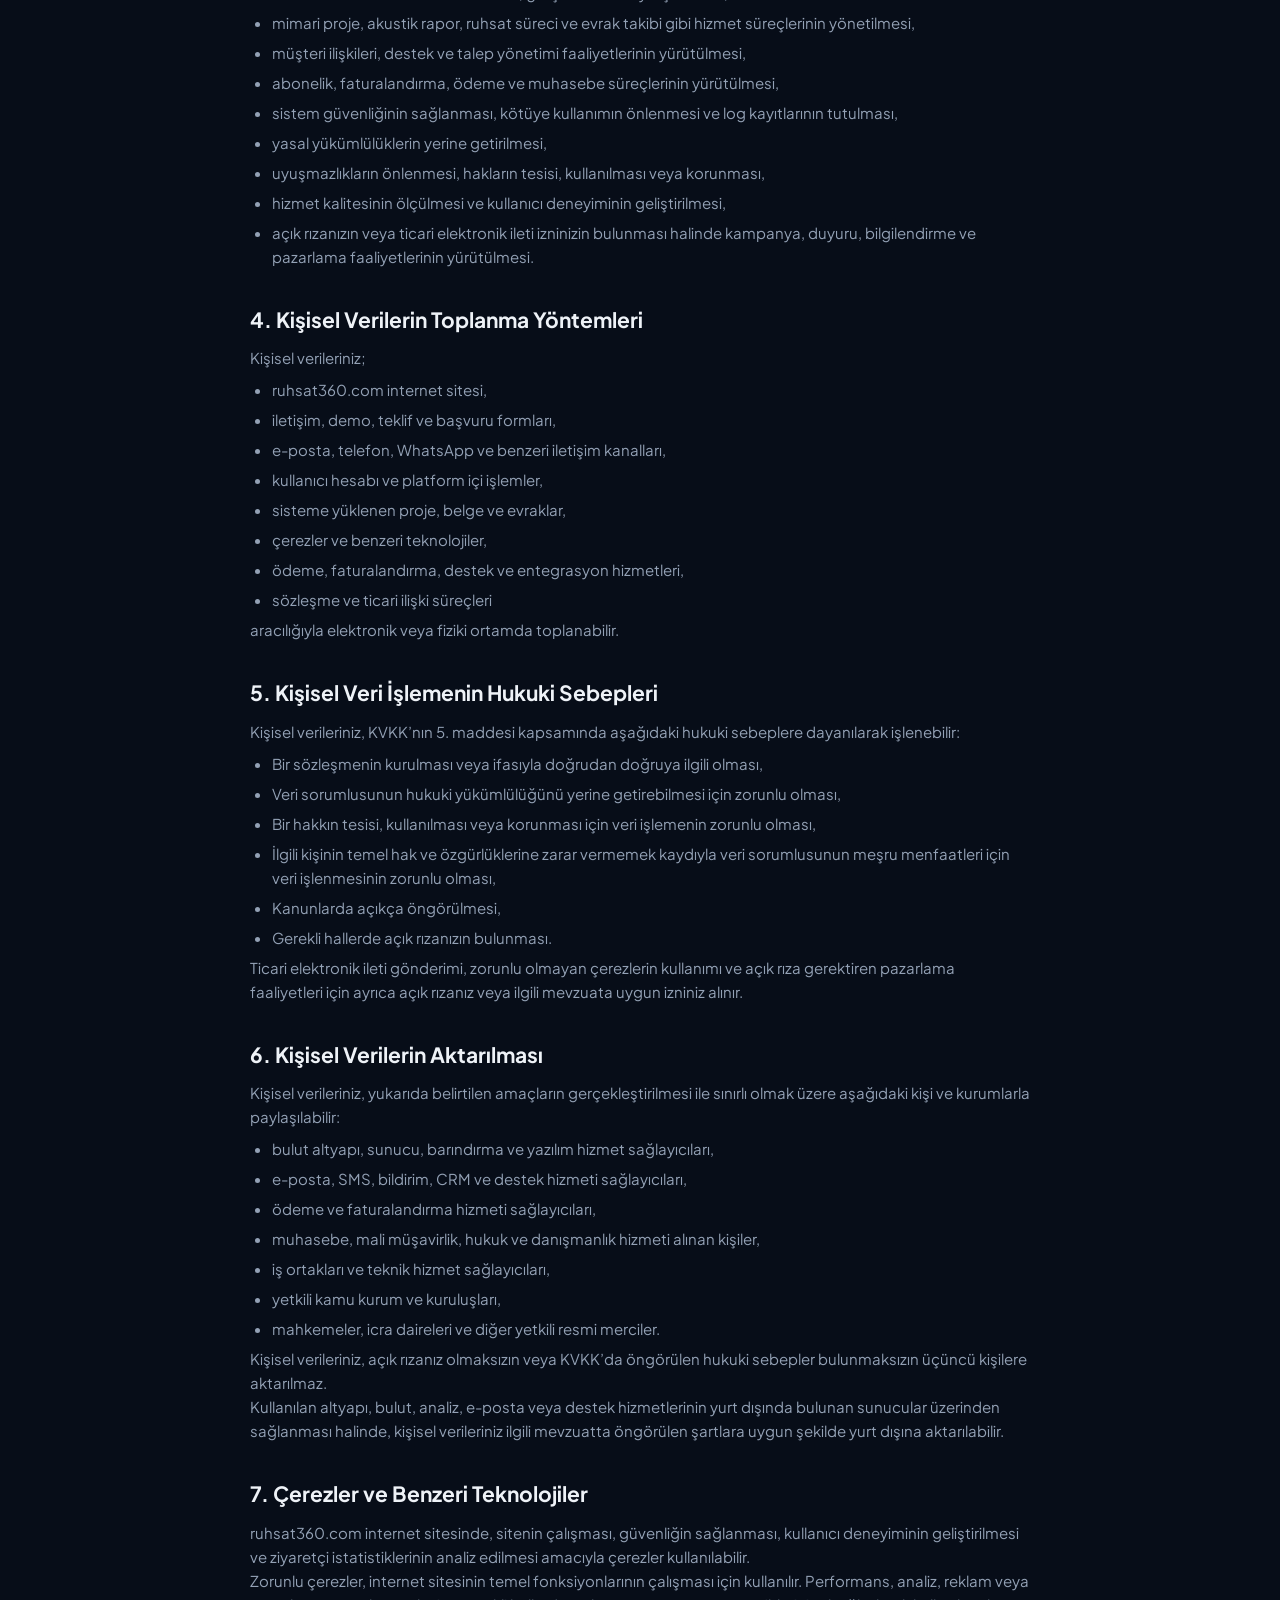
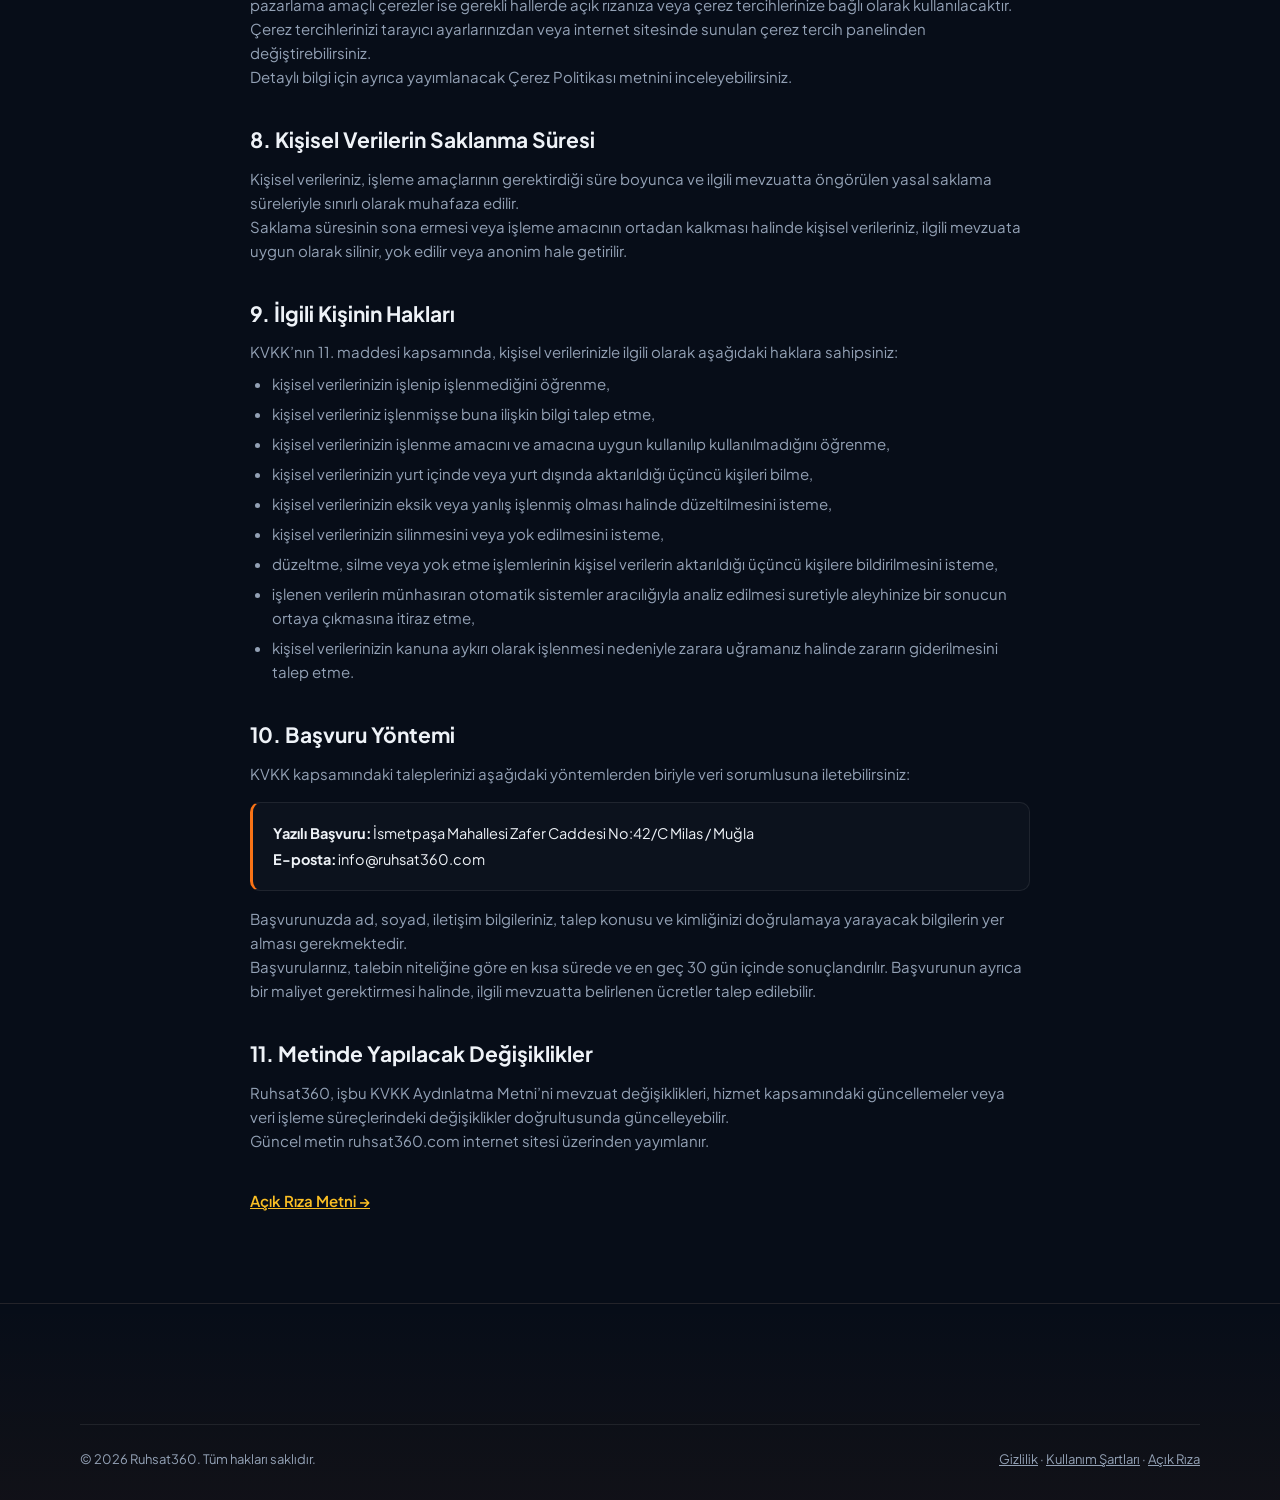
<file: kvkk.html>
<!DOCTYPE html>
<html lang="tr">
<head>
  <meta charset="UTF-8">
  <meta name="viewport" content="width=device-width, initial-scale=1.0">
  <title>KVKK Aydınlatma Metni — Ruhsat360</title>
  <meta name="description" content="Ruhsat360 KVKK Aydınlatma Metni: kişisel verilerinizin hangi amaçlarla işlendiği, kimlere aktarıldığı ve haklarınız hakkında bilgilendirme.">
  <meta name="robots" content="index,follow">
  <link rel="icon" type="image/png" sizes="64x64" href="assets/favicon-64.png">
  <link rel="apple-touch-icon" href="assets/apple-touch-icon.png">
  <link rel="preconnect" href="https://fonts.googleapis.com">
  <link rel="preconnect" href="https://fonts.gstatic.com" crossorigin>
  <link href="https://fonts.googleapis.com/css2?family=Plus+Jakarta+Sans:wght@400;500;600;700;800&display=swap" rel="stylesheet">
  <link rel="stylesheet" href="css/style.css">
</head>
<body>
  <header class="site-header" id="site-header">
    <div class="nav-pill">
      <a href="index.html" class="nav-logo" aria-label="Ruhsat360 Ana Sayfa">
        <img src="assets/logo-transparent.png" alt="Ruhsat360" width="150" height="50">
      </a>
      <nav class="nav-links" id="nav-links" aria-label="Ana menü">
        <a href="index.html#ozellikler">Özellikler</a>
        <a href="index.html#fiyatlandirma">Fiyatlandırma</a>
        <a href="index.html#sss">SSS</a>
        <a href="index.html#iletisim">İletişim</a>
      </nav>
      <a href="index.html#iletisim" class="btn btn-primary nav-cta">Demo İste</a>
      <button class="nav-toggle" id="nav-toggle" aria-label="Menüyü aç/kapat" aria-expanded="false">
        <span></span><span></span><span></span>
      </button>
    </div>
  </header>

  <main class="legal-page">
    <div class="container narrow">
      <a class="back" href="index.html">← Ana sayfaya dön</a>
      <h1>Ruhsat360 KVKK Aydınlatma Metni</h1>
      <p><strong>Son Güncelleme Tarihi:</strong> 05.07.2026</p>

      <p>İşbu Aydınlatma Metni, 6698 sayılı Kişisel Verilerin Korunması Kanunu (“KVKK”) kapsamında, ruhsat360.com internet sitesi ve Ruhsat360 markası altında sunulan dijital hizmetler aracılığıyla işlenen kişisel verilere ilişkin olarak ilgili kişileri bilgilendirmek amacıyla hazırlanmıştır.</p>

      <h2>1. Veri Sorumlusu</h2>
      <p>Kişisel verileriniz, KVKK kapsamında veri sorumlusu sıfatıyla;</p>
      <div class="legal-box">
        <p><strong>Sinem Ali Gökten Grup İnşaat Mimarlık Akustik Mühendislik Sanayi Ticaret Limited Şirketi</strong></p>
        <p>Adres: İsmetpaşa Mahallesi Zafer Caddesi No:42/C Milas / Muğla</p>
        <p>Mersis No: 0771069314700001</p>
        <p>E-posta: info@ruhsat360.com</p>
        <p>Telefon: 0541 348 88 33</p>
      </div>
      <p>tarafından aşağıda açıklanan amaçlar ve hukuki sebepler doğrultusunda işlenebilecektir.</p>
      <p>Bu metinde “Ruhsat360”, ruhsat360.com internet sitesini, demo/başvuru formlarını, iletişim kanallarını, kullanıcı hesabı süreçlerini, proje/evrak yönetimi ve ruhsat süreç takibi hizmetlerini ifade eder.</p>

      <h2>2. İşlenen Kişisel Veri Kategorileri</h2>
      <p>Ruhsat360 kapsamında, kullanım şeklinize bağlı olarak aşağıdaki kişisel veriler işlenebilir:</p>
      <ul>
        <li><strong>Kimlik Bilgileri:</strong> Ad, soyad, unvan, kullanıcı adı, şirket yetkilisi bilgileri.</li>
        <li><strong>İletişim Bilgileri:</strong> Telefon numarası, e-posta adresi, adres, firma iletişim bilgileri.</li>
        <li><strong>Müşteri İşlem Bilgileri:</strong> Demo talebi, teklif talebi, abonelik bilgileri, destek talepleri, iletişim formu içerikleri, kullanıcı hesabı ve işlem geçmişi.</li>
        <li><strong>Mesleki ve Kurumsal Bilgiler:</strong> Firma adı, faaliyet alanı, meslek, görev/unvan, proje rolü, kullanıcı tarafından sağlanan kurumsal bilgiler.</li>
        <li><strong>Proje ve Evrak Bilgileri:</strong> Ruhsat süreci, mimari proje, akustik rapor, vekaletname, tapu, başvuru evrakı, belediye/kurum başvuru bilgileri ve kullanıcı tarafından sisteme yüklenen proje dosyalarına ilişkin bilgiler.</li>
        <li><strong>Finansal Bilgiler:</strong> Fatura bilgileri, ödeme/abonelik kayıtları, cari işlem bilgileri. Kredi kartı bilgileri doğrudan Ruhsat360 tarafından saklanmaz; ödeme altyapısı kullanılması halinde bu bilgiler ilgili ödeme hizmet sağlayıcısı tarafından işlenebilir.</li>
        <li><strong>İşlem Güvenliği Bilgileri:</strong> IP adresi, cihaz bilgisi, tarayıcı bilgisi, oturum kayıtları, sistem logları, erişim tarihi ve saati.</li>
        <li><strong>Pazarlama ve İletişim Tercihleri:</strong> Ticari elektronik ileti izinleri, kampanya/duyuru tercihleri, geri bildirim ve memnuniyet kayıtları.</li>
        <li><strong>Çerez ve Kullanım Verileri:</strong> Web sitesi ziyaretleri, sayfa görüntüleme bilgileri, trafik ve performans verileri, çerez tercihleri.</li>
      </ul>
      <p>Ruhsat360 tarafından, açıkça gerekli olmadığı sürece özel nitelikli kişisel veri talep edilmez. Kullanıcıların sisteme belge yüklerken zorunlu olmayan özel nitelikli kişisel verileri maskelemesi veya paylaşmaması önerilir.</p>

      <h2>3. Kişisel Verilerin İşlenme Amaçları</h2>
      <p>Kişisel verileriniz aşağıdaki amaçlarla işlenebilir:</p>
      <ul>
        <li>ruhsat360.com internet sitesinin işletilmesi,</li>
        <li>demo, tanıtım, teklif ve iletişim taleplerinin alınması ve yanıtlanması,</li>
        <li>kullanıcı hesabı oluşturulması ve üyelik süreçlerinin yürütülmesi,</li>
        <li>Ruhsat360 hizmetlerinin sunulması, geliştirilmesi ve iyileştirilmesi,</li>
        <li>mimari proje, akustik rapor, ruhsat süreci ve evrak takibi gibi hizmet süreçlerinin yönetilmesi,</li>
        <li>müşteri ilişkileri, destek ve talep yönetimi faaliyetlerinin yürütülmesi,</li>
        <li>abonelik, faturalandırma, ödeme ve muhasebe süreçlerinin yürütülmesi,</li>
        <li>sistem güvenliğinin sağlanması, kötüye kullanımın önlenmesi ve log kayıtlarının tutulması,</li>
        <li>yasal yükümlülüklerin yerine getirilmesi,</li>
        <li>uyuşmazlıkların önlenmesi, hakların tesisi, kullanılması veya korunması,</li>
        <li>hizmet kalitesinin ölçülmesi ve kullanıcı deneyiminin geliştirilmesi,</li>
        <li>açık rızanızın veya ticari elektronik ileti izninizin bulunması halinde kampanya, duyuru, bilgilendirme ve pazarlama faaliyetlerinin yürütülmesi.</li>
      </ul>

      <h2>4. Kişisel Verilerin Toplanma Yöntemleri</h2>
      <p>Kişisel verileriniz;</p>
      <ul>
        <li>ruhsat360.com internet sitesi,</li>
        <li>iletişim, demo, teklif ve başvuru formları,</li>
        <li>e-posta, telefon, WhatsApp ve benzeri iletişim kanalları,</li>
        <li>kullanıcı hesabı ve platform içi işlemler,</li>
        <li>sisteme yüklenen proje, belge ve evraklar,</li>
        <li>çerezler ve benzeri teknolojiler,</li>
        <li>ödeme, faturalandırma, destek ve entegrasyon hizmetleri,</li>
        <li>sözleşme ve ticari ilişki süreçleri</li>
      </ul>
      <p>aracılığıyla elektronik veya fiziki ortamda toplanabilir.</p>

      <h2>5. Kişisel Veri İşlemenin Hukuki Sebepleri</h2>
      <p>Kişisel verileriniz, KVKK’nın 5. maddesi kapsamında aşağıdaki hukuki sebeplere dayanılarak işlenebilir:</p>
      <ul>
        <li>Bir sözleşmenin kurulması veya ifasıyla doğrudan doğruya ilgili olması,</li>
        <li>Veri sorumlusunun hukuki yükümlülüğünü yerine getirebilmesi için zorunlu olması,</li>
        <li>Bir hakkın tesisi, kullanılması veya korunması için veri işlemenin zorunlu olması,</li>
        <li>İlgili kişinin temel hak ve özgürlüklerine zarar vermemek kaydıyla veri sorumlusunun meşru menfaatleri için veri işlenmesinin zorunlu olması,</li>
        <li>Kanunlarda açıkça öngörülmesi,</li>
        <li>Gerekli hallerde açık rızanızın bulunması.</li>
      </ul>
      <p>Ticari elektronik ileti gönderimi, zorunlu olmayan çerezlerin kullanımı ve açık rıza gerektiren pazarlama faaliyetleri için ayrıca açık rızanız veya ilgili mevzuata uygun izniniz alınır.</p>

      <h2>6. Kişisel Verilerin Aktarılması</h2>
      <p>Kişisel verileriniz, yukarıda belirtilen amaçların gerçekleştirilmesi ile sınırlı olmak üzere aşağıdaki kişi ve kurumlarla paylaşılabilir:</p>
      <ul>
        <li>bulut altyapı, sunucu, barındırma ve yazılım hizmet sağlayıcıları,</li>
        <li>e-posta, SMS, bildirim, CRM ve destek hizmeti sağlayıcıları,</li>
        <li>ödeme ve faturalandırma hizmeti sağlayıcıları,</li>
        <li>muhasebe, mali müşavirlik, hukuk ve danışmanlık hizmeti alınan kişiler,</li>
        <li>iş ortakları ve teknik hizmet sağlayıcıları,</li>
        <li>yetkili kamu kurum ve kuruluşları,</li>
        <li>mahkemeler, icra daireleri ve diğer yetkili resmi merciler.</li>
      </ul>
      <p>Kişisel verileriniz, açık rızanız olmaksızın veya KVKK’da öngörülen hukuki sebepler bulunmaksızın üçüncü kişilere aktarılmaz.</p>
      <p>Kullanılan altyapı, bulut, analiz, e-posta veya destek hizmetlerinin yurt dışında bulunan sunucular üzerinden sağlanması halinde, kişisel verileriniz ilgili mevzuatta öngörülen şartlara uygun şekilde yurt dışına aktarılabilir.</p>

      <h2>7. Çerezler ve Benzeri Teknolojiler</h2>
      <p>ruhsat360.com internet sitesinde, sitenin çalışması, güvenliğin sağlanması, kullanıcı deneyiminin geliştirilmesi ve ziyaretçi istatistiklerinin analiz edilmesi amacıyla çerezler kullanılabilir.</p>
      <p>Zorunlu çerezler, internet sitesinin temel fonksiyonlarının çalışması için kullanılır. Performans, analiz, reklam veya pazarlama amaçlı çerezler ise gerekli hallerde açık rızanıza veya çerez tercihlerinize bağlı olarak kullanılacaktır.</p>
      <p>Çerez tercihlerinizi tarayıcı ayarlarınızdan veya internet sitesinde sunulan çerez tercih panelinden değiştirebilirsiniz.</p>
      <p>Detaylı bilgi için ayrıca yayımlanacak Çerez Politikası metnini inceleyebilirsiniz.</p>

      <h2>8. Kişisel Verilerin Saklanma Süresi</h2>
      <p>Kişisel verileriniz, işleme amaçlarının gerektirdiği süre boyunca ve ilgili mevzuatta öngörülen yasal saklama süreleriyle sınırlı olarak muhafaza edilir.</p>
      <p>Saklama süresinin sona ermesi veya işleme amacının ortadan kalkması halinde kişisel verileriniz, ilgili mevzuata uygun olarak silinir, yok edilir veya anonim hale getirilir.</p>

      <h2>9. İlgili Kişinin Hakları</h2>
      <p>KVKK’nın 11. maddesi kapsamında, kişisel verilerinizle ilgili olarak aşağıdaki haklara sahipsiniz:</p>
      <ul>
        <li>kişisel verilerinizin işlenip işlenmediğini öğrenme,</li>
        <li>kişisel verileriniz işlenmişse buna ilişkin bilgi talep etme,</li>
        <li>kişisel verilerinizin işlenme amacını ve amacına uygun kullanılıp kullanılmadığını öğrenme,</li>
        <li>kişisel verilerinizin yurt içinde veya yurt dışında aktarıldığı üçüncü kişileri bilme,</li>
        <li>kişisel verilerinizin eksik veya yanlış işlenmiş olması halinde düzeltilmesini isteme,</li>
        <li>kişisel verilerinizin silinmesini veya yok edilmesini isteme,</li>
        <li>düzeltme, silme veya yok etme işlemlerinin kişisel verilerin aktarıldığı üçüncü kişilere bildirilmesini isteme,</li>
        <li>işlenen verilerin münhasıran otomatik sistemler aracılığıyla analiz edilmesi suretiyle aleyhinize bir sonucun ortaya çıkmasına itiraz etme,</li>
        <li>kişisel verilerinizin kanuna aykırı olarak işlenmesi nedeniyle zarara uğramanız halinde zararın giderilmesini talep etme.</li>
      </ul>

      <h2>10. Başvuru Yöntemi</h2>
      <p>KVKK kapsamındaki taleplerinizi aşağıdaki yöntemlerden biriyle veri sorumlusuna iletebilirsiniz:</p>
      <div class="legal-box">
        <p><strong>Yazılı Başvuru:</strong> İsmetpaşa Mahallesi Zafer Caddesi No:42/C Milas / Muğla</p>
        <p><strong>E-posta:</strong> info@ruhsat360.com</p>
      </div>
      <p>Başvurunuzda ad, soyad, iletişim bilgileriniz, talep konusu ve kimliğinizi doğrulamaya yarayacak bilgilerin yer alması gerekmektedir.</p>
      <p>Başvurularınız, talebin niteliğine göre en kısa sürede ve en geç 30 gün içinde sonuçlandırılır. Başvurunun ayrıca bir maliyet gerektirmesi halinde, ilgili mevzuatta belirlenen ücretler talep edilebilir.</p>

      <h2>11. Metinde Yapılacak Değişiklikler</h2>
      <p>Ruhsat360, işbu KVKK Aydınlatma Metni’ni mevzuat değişiklikleri, hizmet kapsamındaki güncellemeler veya veri işleme süreçlerindeki değişiklikler doğrultusunda güncelleyebilir.</p>
      <p>Güncel metin ruhsat360.com internet sitesi üzerinden yayımlanır.</p>

      <p style="margin-top:36px"><a href="acik-riza.html" style="color:var(--amber);font-weight:600">Açık Rıza Metni →</a></p>
    </div>
  </main>

  <footer class="site-footer">
    <div class="container footer-bottom">
      <span>© 2026 Ruhsat360. Tüm hakları saklıdır.</span>
      <span>
        <a href="gizlilik.html" style="color:var(--muted)">Gizlilik</a> ·
        <a href="kullanim-sartlari.html" style="color:var(--muted)">Kullanım Şartları</a> ·
        <a href="acik-riza.html" style="color:var(--muted)">Açık Rıza</a>
      </span>
    </div>
  </footer>

  <script src="js/main.js"></script>
</body>
</html>
</file>
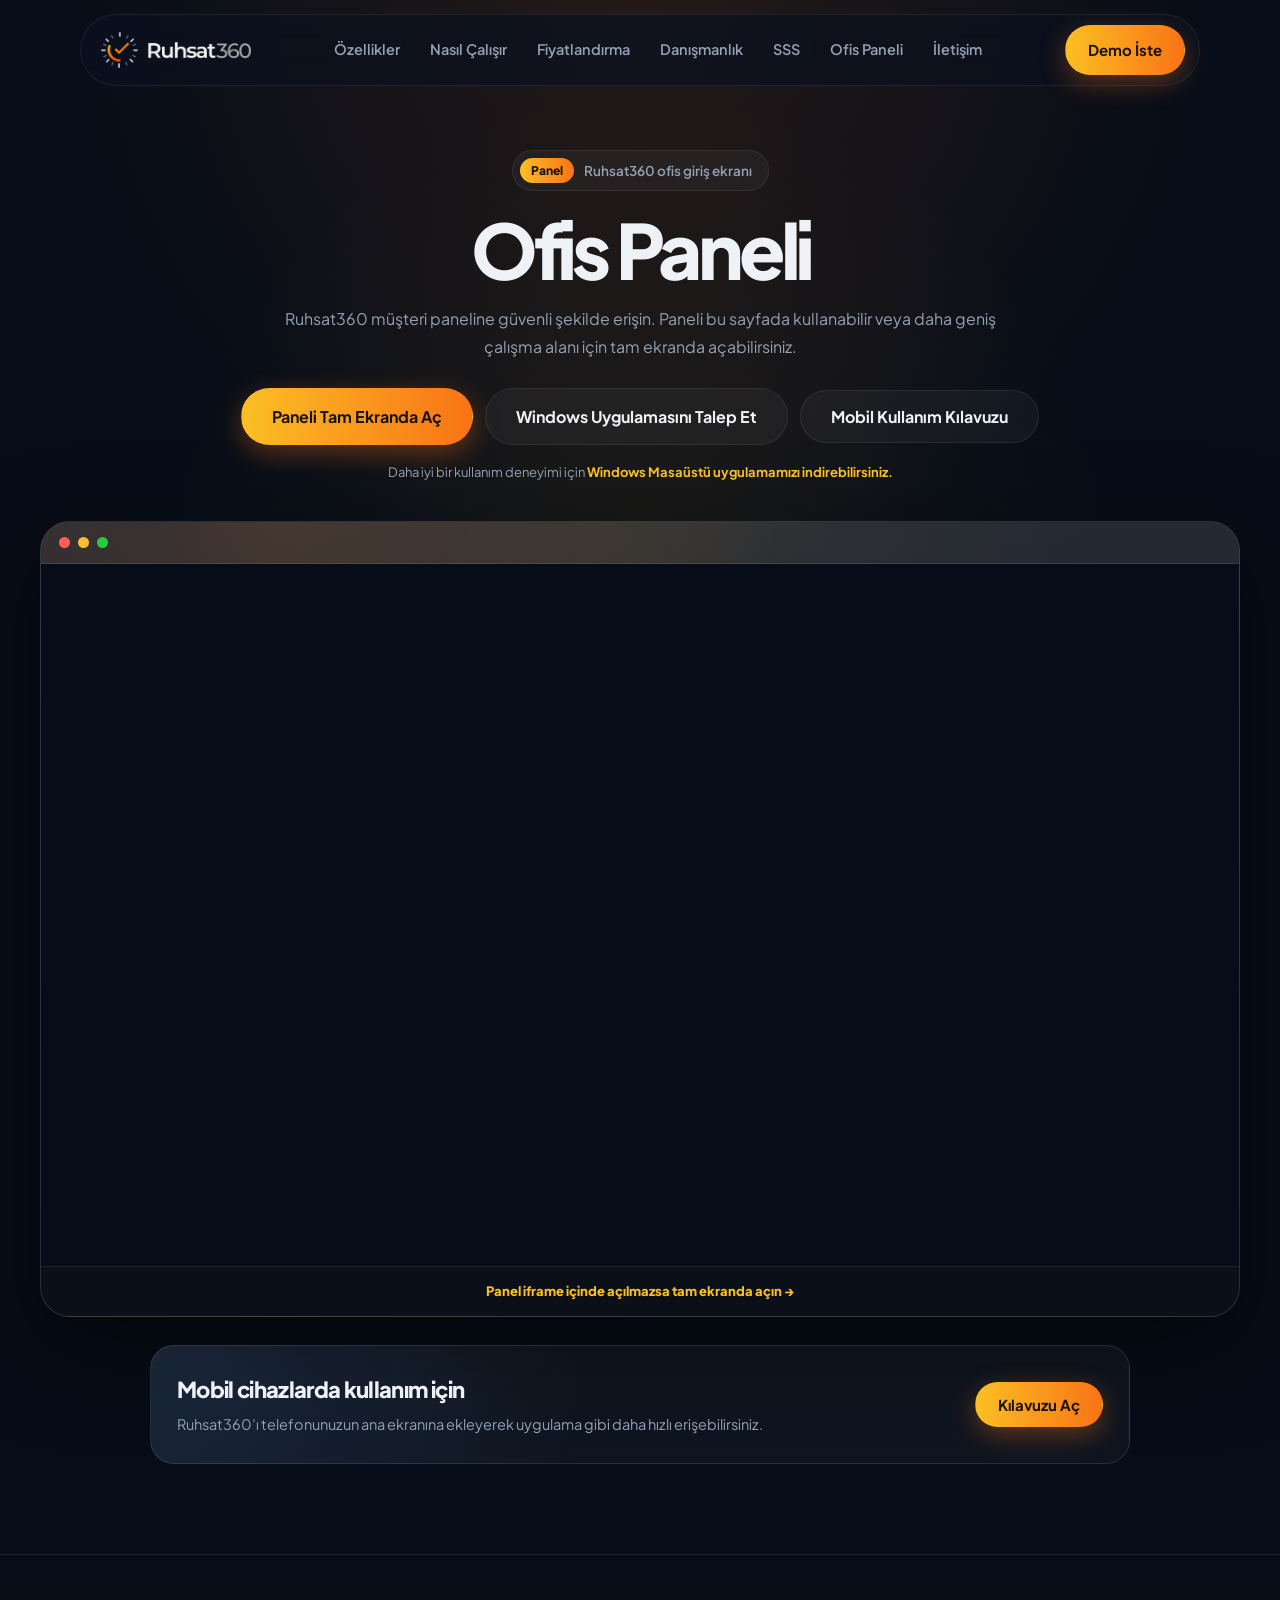
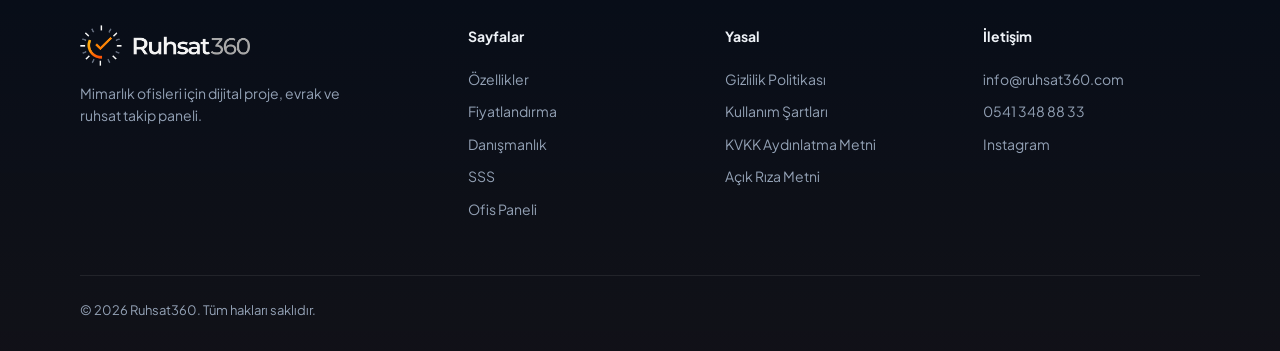
<file: ofis-paneli.html>
<!DOCTYPE html>
<html lang="tr">
<head>
  <meta charset="UTF-8">
  <meta name="viewport" content="width=device-width, initial-scale=1.0">
  <title>Ofis Paneli — Ruhsat360</title>
  <meta name="description" content="Ruhsat360 ofis paneline güvenli erişim sayfası. Mimarlık ofisinizin proje, evrak ve ruhsat takip paneline buradan ulaşabilirsiniz.">
  <meta property="og:title" content="Ruhsat360 Ofis Paneli">
  <meta property="og:description" content="Mimarlık ofisinizin proje, evrak ve ruhsat takip paneline erişin.">
  <meta property="og:image" content="https://ruhsat360.com/assets/logo-square.png">
  <meta property="og:url" content="https://ruhsat360.com/ofis-paneli.html">
  <meta property="og:type" content="website">
  <link rel="icon" type="image/png" sizes="64x64" href="assets/favicon-64.png">
  <link rel="apple-touch-icon" href="assets/apple-touch-icon.png">
  <link rel="preconnect" href="https://fonts.googleapis.com">
  <link rel="preconnect" href="https://fonts.gstatic.com" crossorigin>
  <link href="https://fonts.googleapis.com/css2?family=Plus+Jakarta+Sans:wght@400;500;600;700;800&display=swap" rel="stylesheet">
  <link rel="stylesheet" href="css/style.css">

  <style>
    .office-panel-page {
      position: relative;
      min-height: 100vh;
      padding: 150px 0 90px;
      overflow: hidden;
      background:
        radial-gradient(circle at 50% 0%, rgba(249, 115, 22, 0.12), transparent 34%),
        radial-gradient(circle at 50% 36%, rgba(251, 191, 36, 0.07), transparent 40%);
    }

    .office-panel-container {
      width: min(1240px, 94vw);
      margin: 0 auto;
    }

    .office-panel-hero {
      text-align: center;
      max-width: 860px;
      margin: 0 auto 38px;
    }

    .office-panel-hero h1 {
      margin-top: 22px;
      font-size: clamp(42px, 7vw, 76px);
      line-height: 0.95;
      letter-spacing: -0.06em;
      font-weight: 800;
      color: var(--text);
    }

    .office-panel-hero p {
      max-width: 720px;
      margin: 20px auto 0;
      color: var(--muted);
      font-size: 16px;
      line-height: 1.7;
    }

    .office-panel-actions {
      display: flex;
      justify-content: center;
      align-items: center;
      flex-wrap: wrap;
      gap: 12px;
      margin-top: 28px;
    }

    .office-panel-note {
      margin-top: 16px !important;
      font-size: 13px !important;
      color: var(--muted) !important;
    }

    .office-panel-note strong {
      color: var(--amber);
    }

    .office-panel-shell {
      width: min(1200px, 94vw);
      margin: 36px auto 0;
      border: 1px solid rgba(255,255,255,0.12);
      border-radius: 30px;
      overflow: hidden;
      background:
        radial-gradient(circle at 20% 0%, rgba(249,115,22,0.14), transparent 40%),
        linear-gradient(180deg, rgba(255,255,255,0.065), rgba(255,255,255,0.025));
      box-shadow: 0 30px 90px rgba(0,0,0,0.55);
    }

    .office-panel-bar {
      height: 42px;
      display: flex;
      align-items: center;
      gap: 8px;
      padding: 0 18px;
      border-bottom: 1px solid rgba(255,255,255,0.10);
      background: rgba(255,255,255,0.055);
    }

    .office-panel-bar span {
      width: 11px;
      height: 11px;
      border-radius: 999px;
    }

    .office-panel-bar span:nth-child(1) { background: #ff5f57; }
    .office-panel-bar span:nth-child(2) { background: #ffbd2e; }
    .office-panel-bar span:nth-child(3) { background: #28c840; }

    .office-panel-frame {
      display: block;
      width: 100%;
      height: min(78vh, 860px);
      min-height: 680px;
      border: 0;
      background: #070d18;
    }

    .office-panel-fallback {
      padding: 14px 18px;
      border-top: 1px solid rgba(255,255,255,0.09);
      display: flex;
      justify-content: center;
      background: rgba(0,0,0,0.18);
    }

    .office-panel-fallback a {
      color: var(--amber);
      font-size: 13px;
      font-weight: 800;
      text-decoration: none;
    }

    .office-panel-fallback a:hover {
      text-decoration: underline;
    }

    .office-panel-guide-card {
      width: min(980px, 94vw);
      margin: 28px auto 0;
      display: grid;
      grid-template-columns: 1fr auto;
      gap: 20px;
      align-items: center;
      padding: 26px;
      border-radius: 24px;
      border: 1px solid rgba(255,255,255,0.10);
      background:
        radial-gradient(circle at 0% 0%, rgba(96,165,250,0.13), transparent 44%),
        rgba(255,255,255,0.035);
    }

    .office-panel-guide-card h2 {
      font-size: 22px;
      font-weight: 800;
      letter-spacing: -0.03em;
      color: var(--text);
    }

    .office-panel-guide-card p {
      margin-top: 6px;
      color: var(--muted);
      font-size: 14.5px;
      line-height: 1.6;
    }

    .office-guide-modal {
      position: fixed;
      inset: 0;
      z-index: 9999;
      display: none;
      align-items: center;
      justify-content: center;
      padding: 22px;
    }

    .office-guide-modal.is-open {
      display: flex;
    }

    .office-guide-backdrop {
      position: absolute;
      inset: 0;
      background: rgba(0,0,0,0.72);
      backdrop-filter: blur(10px);
      -webkit-backdrop-filter: blur(10px);
    }

    .office-guide-panel {
      position: relative;
      width: min(880px, 94vw);
      max-height: 86vh;
      overflow-y: auto;
      padding: 34px;
      border-radius: 28px;
      border: 1px solid rgba(255,255,255,0.12);
      background:
        radial-gradient(circle at 0% 0%, rgba(249,115,22,0.16), transparent 48%),
        linear-gradient(180deg, #0e1a2e, #0b1526);
      box-shadow: 0 34px 110px rgba(0,0,0,0.68);
      color: var(--text);
    }

    .office-guide-close {
      position: absolute;
      top: 16px;
      right: 16px;
      width: 42px;
      height: 42px;
      border-radius: 999px;
      border: 1px solid rgba(255,255,255,0.10);
      background: rgba(255,255,255,0.06);
      color: var(--text);
      font-size: 28px;
      line-height: 1;
      cursor: pointer;
    }

    .office-guide-close:hover {
      background: rgba(249,115,22,0.16);
    }

    .office-guide-panel h2 {
      margin-top: 22px;
      font-size: clamp(28px, 4vw, 42px);
      line-height: 1;
      letter-spacing: -0.045em;
      font-weight: 800;
    }

    .office-guide-sub {
      margin-top: 14px;
      color: var(--muted);
      max-width: 680px;
      font-size: 15px;
      line-height: 1.7;
    }

    .office-guide-steps {
      display: grid;
      grid-template-columns: 1fr 1fr;
      gap: 16px;
      margin-top: 28px;
    }

    .office-guide-step {
      padding: 22px;
      border-radius: 20px;
      border: 1px solid rgba(255,255,255,0.10);
      background: rgba(255,255,255,0.035);
    }

    .office-guide-step h3 {
      font-size: 19px;
      margin-bottom: 14px;
      color: var(--amber);
    }

    .office-guide-step ol {
      padding-left: 20px;
      display: grid;
      gap: 9px;
      color: var(--muted);
      font-size: 14px;
      line-height: 1.55;
    }

    .office-guide-step strong {
      color: var(--text);
    }

    .office-guide-panel .guide-open-panel {
      margin-top: 28px;
    }

    body.office-modal-open {
      overflow: hidden;
    }

    @media (max-width: 760px) {
      .office-panel-page {
        padding: 128px 0 70px;
      }

      .office-panel-actions {
        flex-direction: column;
        align-items: stretch;
      }

      .office-panel-actions .btn {
        width: 100%;
      }

      .office-panel-shell {
        width: 94vw;
        border-radius: 22px;
      }

      .office-panel-frame {
        height: 72vh;
        min-height: 560px;
      }

      .office-panel-guide-card {
        grid-template-columns: 1fr;
        align-items: start;
      }

      .office-panel-guide-card .btn {
        width: 100%;
      }

      .office-guide-panel {
        padding: 28px 20px;
        border-radius: 22px;
      }

      .office-guide-steps {
        grid-template-columns: 1fr;
      }
    }
  </style>
</head>
<body>

  <header class="site-header" id="site-header">
    <div class="nav-pill">
      <a href="index.html#top" class="nav-logo" aria-label="Ruhsat360 Ana Sayfa">
        <img src="assets/logo-transparent.png" alt="Ruhsat360" width="150" height="50">
      </a>

      <nav class="nav-links" id="nav-links" aria-label="Ana menü">
        <a href="index.html#ozellikler">Özellikler</a>
        <a href="index.html#nasil-calisir">Nasıl Çalışır</a>
        <a href="index.html#fiyatlandirma">Fiyatlandırma</a>
        <a href="index.html#danismanlik">Danışmanlık</a>
        <a href="index.html#sss">SSS</a>
        <a href="ofis-paneli.html">Ofis Paneli</a>
        <a href="index.html#iletisim">İletişim</a>
      </nav>

      <a href="index.html#iletisim" class="btn btn-primary nav-cta">Demo İste</a>

      <button class="nav-toggle" id="nav-toggle" aria-label="Menüyü aç/kapat" aria-expanded="false">
        <span></span><span></span><span></span>
      </button>
    </div>
  </header>

  <main id="top">
    <section class="office-panel-page">
      <div class="office-panel-container">
        <div class="office-panel-hero reveal">
          <span class="badge">
            <span class="badge-dot">Panel</span> Ruhsat360 ofis giriş ekranı
          </span>

          <h1>Ofis Paneli</h1>

          <p>
            Ruhsat360 müşteri paneline güvenli şekilde erişin. Paneli bu sayfada kullanabilir
            veya daha geniş çalışma alanı için tam ekranda açabilirsiniz.
          </p>

          <div class="office-panel-actions">
            <a href="https://panel.ruhsat360.com/" target="_blank" rel="noopener" class="btn btn-primary btn-lg">
              Paneli Tam Ekranda Aç
            </a>

            <a href="mailto:info@ruhsat360.com?subject=Ruhsat360%20Windows%20Masa%C3%BCst%C3%BC%20Uygulamas%C4%B1" class="btn btn-ghost btn-lg">
              Windows Uygulamasını Talep Et
            </a>

            <button type="button" class="btn btn-ghost btn-lg" data-open-office-guide>
              Mobil Kullanım Kılavuzu
            </button>
          </div>

          <p class="office-panel-note">
            Daha iyi bir kullanım deneyimi için <strong>Windows Masaüstü uygulamamızı indirebilirsiniz.</strong>
          </p>
        </div>

        <div class="office-panel-shell reveal-up delay-1">
          <div class="office-panel-bar" aria-hidden="true">
            <span></span><span></span><span></span>
          </div>

          <iframe
            class="office-panel-frame"
            src="https://panel.ruhsat360.com/"
            title="Ruhsat360 Ofis Paneli"
            loading="eager"
            referrerpolicy="no-referrer-when-downgrade"
            allow="clipboard-read; clipboard-write; fullscreen"
          ></iframe>

          <div class="office-panel-fallback">
            <a href="https://panel.ruhsat360.com/" target="_blank" rel="noopener">
              Panel iframe içinde açılmazsa tam ekranda açın →
            </a>
          </div>
        </div>

        <div class="office-panel-guide-card reveal-up delay-2">
          <div>
            <h2>Mobil cihazlarda kullanım için</h2>
            <p>
              Ruhsat360’ı telefonunuzun ana ekranına ekleyerek uygulama gibi daha hızlı erişebilirsiniz.
            </p>
          </div>

          <button type="button" class="btn btn-primary" data-open-office-guide>
            Kılavuzu Aç
          </button>
        </div>
      </div>
    </section>
  </main>

  <div class="office-guide-modal" id="office-guide-modal" aria-hidden="true">
    <div class="office-guide-backdrop" data-close-office-guide></div>

    <div class="office-guide-panel" role="dialog" aria-modal="true" aria-labelledby="office-guide-title">
      <button type="button" class="office-guide-close" data-close-office-guide aria-label="Kapat">×</button>

      <span class="badge">
        <span class="badge-dot">Mobil</span> Ana ekrana ekleme
      </span>

      <h2 id="office-guide-title">Ruhsat360’ı ana ekrana ekleyin</h2>

      <p class="office-guide-sub">
        Telefonunuzdan veya tabletinizden daha hızlı erişmek için paneli ana ekranınıza kısayol olarak ekleyebilirsiniz.
      </p>

      <div class="office-guide-steps">
        <div class="office-guide-step">
          <h3>Android</h3>
          <ol>
            <li>Tarayıcıda <strong>panel.ruhsat360.com</strong> adresini açın.</li>
            <li>Sağ üstteki <strong>menü (⋮)</strong> simgesine dokunun.</li>
            <li><strong>“Ana ekrana ekle”</strong> seçeneğini seçin.</li>
            <li>İsmi <strong>Ruhsat360</strong> olarak kaydedin.</li>
          </ol>
        </div>

        <div class="office-guide-step">
          <h3>iPhone / iPad</h3>
          <ol>
            <li>Safari’de <strong>panel.ruhsat360.com</strong> adresini açın.</li>
            <li>Alttaki <strong>Paylaş</strong> simgesine dokunun.</li>
            <li><strong>“Ana Ekrana Ekle”</strong> seçeneğini seçin.</li>
            <li>İsmi <strong>Ruhsat360</strong> olarak kaydedin.</li>
          </ol>
        </div>
      </div>

      <a href="https://panel.ruhsat360.com/" target="_blank" rel="noopener" class="btn btn-primary btn-lg guide-open-panel">
        Paneli Aç
      </a>
    </div>
  </div>

  <footer class="site-footer">
    <div class="container footer-grid">
      <div class="footer-brand">
        <img src="assets/logo-transparent.png" alt="Ruhsat360" width="170" height="57">
        <p>Mimarlık ofisleri için dijital proje, evrak ve ruhsat takip paneli.</p>
      </div>

      <div class="footer-col">
        <h4>Sayfalar</h4>
        <a href="index.html#ozellikler">Özellikler</a>
        <a href="index.html#fiyatlandirma">Fiyatlandırma</a>
        <a href="index.html#danismanlik">Danışmanlık</a>
        <a href="index.html#sss">SSS</a>
        <a href="ofis-paneli.html">Ofis Paneli</a>
      </div>

      <div class="footer-col">
        <h4>Yasal</h4>
        <a href="gizlilik.html">Gizlilik Politikası</a>
        <a href="kullanim-sartlari.html">Kullanım Şartları</a>
        <a href="kvkk.html">KVKK Aydınlatma Metni</a>
        <a href="acik-riza.html">Açık Rıza Metni</a>
      </div>

      <div class="footer-col">
        <h4>İletişim</h4>
        <a href="mailto:info@ruhsat360.com">info@ruhsat360.com</a>
        <a href="tel:+905413488833">0541 348 88 33</a>
        <a href="https://instagram.com/ruhsat360" target="_blank" rel="noopener">Instagram</a>
      </div>
    </div>

    <div class="container footer-bottom">
      <span>© 2026 Ruhsat360. Tüm hakları saklıdır.</span>
    </div>
  </footer>

  <script src="js/main.js"></script>
  <script>
    (function () {
      const modal = document.getElementById("office-guide-modal");
      const openButtons = document.querySelectorAll("[data-open-office-guide]");
      const closeButtons = document.querySelectorAll("[data-close-office-guide]");

      function openModal() {
        if (!modal) return;
        modal.classList.add("is-open");
        modal.setAttribute("aria-hidden", "false");
        document.body.classList.add("office-modal-open");
      }

      function closeModal() {
        if (!modal) return;
        modal.classList.remove("is-open");
        modal.setAttribute("aria-hidden", "true");
        document.body.classList.remove("office-modal-open");
      }

      openButtons.forEach((button) => button.addEventListener("click", openModal));
      closeButtons.forEach((button) => button.addEventListener("click", closeModal));

      document.addEventListener("keydown", function (event) {
        if (event.key === "Escape") {
          closeModal();
        }
      });
    })();
  </script>
</body>
</html>
</file>
<file: css/style.css>
/* ============================================================
   Ruhsat360 — koyu tema + turuncu glow tasarım sistemi
   ============================================================ */

:root {
  --bg: #070d18;
  --bg-2: #0b1526;
  --panel: #0e1a2e;
  --panel-2: #12203a;
  --line: rgba(255, 255, 255, 0.08);
  --text: #eef2f7;
  --muted: #93a1b5;
  --orange: #f97316;
  --amber: #fbbf24;
  --green: #34d399;
  --blue: #60a5fa;
  --grad: linear-gradient(92deg, var(--amber), var(--orange));
  --radius: 18px;
  --shadow: 0 20px 60px rgba(0, 0, 0, 0.45);
  --font: "Plus Jakarta Sans", system-ui, -apple-system, "Segoe UI", sans-serif;
}

* { margin: 0; padding: 0; box-sizing: border-box; }

html { scroll-behavior: smooth; }

body {
  font-family: var(--font);
  background: var(--bg);
  color: var(--text);
  line-height: 1.6;
  overflow-x: hidden;
}

img { max-width: 100%; height: auto; display: block; }

.container { width: min(1120px, 92vw); margin-inline: auto; }
.container.narrow { width: min(780px, 92vw); }

/* ---------- Butonlar ---------- */
.btn {
  display: inline-flex;
  align-items: center;
  justify-content: center;
  gap: 8px;
  padding: 12px 22px;
  border-radius: 999px;
  border: 1px solid transparent;
  font-weight: 700;
  font-size: 15px;
  text-decoration: none;
  cursor: pointer;
  font-family: inherit;
  transition: transform 0.18s ease, box-shadow 0.18s ease, background 0.18s ease, border-color 0.18s ease;
}
.btn-lg { padding: 15px 30px; font-size: 16px; }
.btn-primary {
  background: var(--grad);
  color: #191207;
  box-shadow: 0 8px 26px rgba(249, 115, 22, 0.35);
}
.btn-primary:hover { transform: translateY(-2px); box-shadow: 0 12px 34px rgba(249, 115, 22, 0.5); }
.btn-ghost {
  background: rgba(255, 255, 255, 0.04);
  color: var(--text);
  border-color: var(--line);
}
.btn-ghost:hover { border-color: rgba(249, 115, 22, 0.55); background: rgba(249, 115, 22, 0.08); transform: translateY(-2px); }

.text-gradient {
  background: var(--grad);
  -webkit-background-clip: text;
  background-clip: text;
  color: transparent;
}

/* ---------- Header ---------- */
.site-header {
  position: fixed;
  inset-inline: 0;
  top: 14px;
  z-index: 100;
  display: flex;
  justify-content: center;
  pointer-events: none;
}
.nav-pill {
  pointer-events: auto;
  display: flex;
  align-items: center;
  gap: 18px;
  width: min(1120px, 94vw);
  padding: 10px 14px 10px 20px;
  border-radius: 999px;
  border: 1px solid var(--line);
  background: rgba(10, 17, 31, 0.72);
  backdrop-filter: blur(14px);
  -webkit-backdrop-filter: blur(14px);
  transition: background 0.25s ease, box-shadow 0.25s ease;
}
.site-header.scrolled .nav-pill {
  background: rgba(8, 13, 24, 0.92);
  box-shadow: 0 14px 40px rgba(0, 0, 0, 0.5);
}
.nav-logo img { width: 150px; height: auto; }
.nav-links {
  display: flex;
  gap: 4px;
  margin-inline: auto;
}
.nav-links a {
  color: var(--muted);
  text-decoration: none;
  font-size: 14.5px;
  font-weight: 600;
  padding: 8px 13px;
  border-radius: 999px;
  transition: color 0.15s ease, background 0.15s ease;
}
.nav-links a:hover { color: var(--text); background: rgba(255, 255, 255, 0.06); }
.nav-cta { white-space: nowrap; }
.nav-toggle {
  display: none;
  flex-direction: column;
  gap: 5px;
  background: none;
  border: 0;
  padding: 10px;
  cursor: pointer;
}
.nav-toggle span { width: 22px; height: 2px; background: var(--text); border-radius: 2px; transition: transform 0.2s ease, opacity 0.2s ease; }

/* ---------- Hero ---------- */
.hero {
  position: relative;
  padding: 170px 0 90px;
  text-align: center;
  overflow: hidden;
}
.hero-glow {
  position: absolute;
  top: -240px;
  left: 50%;
  transform: translateX(-50%);
  width: 1100px;
  height: 620px;
  background: radial-gradient(ellipse at center, rgba(249, 115, 22, 0.22), rgba(251, 191, 36, 0.07) 45%, transparent 70%);
  filter: blur(10px);
  pointer-events: none;
}
.hero-arc {
  position: absolute;
  top: 430px;
  left: 50%;
  transform: translateX(-50%);
  width: 1400px;
  height: 1400px;
  border-radius: 50%;
  border-top: 2px solid rgba(251, 191, 36, 0.7);
  box-shadow: 0 -40px 120px rgba(249, 115, 22, 0.35), inset 0 60px 120px rgba(249, 115, 22, 0.12);
  background: radial-gradient(ellipse at 50% 0%, rgba(249, 115, 22, 0.10), transparent 42%);
  pointer-events: none;
}
.hero-inner { position: relative; z-index: 2; }

.badge {
  display: inline-flex;
  align-items: center;
  gap: 10px;
  padding: 7px 16px 7px 7px;
  border-radius: 999px;
  border: 1px solid var(--line);
  background: rgba(255, 255, 255, 0.04);
  color: var(--muted);
  font-size: 13.5px;
  font-weight: 600;
}
.badge-dot {
  background: var(--grad);
  color: #191207;
  font-weight: 800;
  padding: 3px 11px;
  border-radius: 999px;
  font-size: 12px;
}

.hero h1 {
  margin-top: 26px;
  font-size: clamp(38px, 6.4vw, 68px);
  font-weight: 800;
  line-height: 1.08;
  letter-spacing: -0.02em;
}
.hero-sub {
  margin: 22px auto 0;
  max-width: 640px;
  color: var(--muted);
  font-size: clamp(15px, 2vw, 18px);
}
.hero-actions {
  margin-top: 34px;
  display: flex;
  gap: 14px;
  justify-content: center;
  flex-wrap: wrap;
}
.hero-note { margin-top: 22px; color: var(--muted); font-size: 13px; opacity: 0.85; }

/* ---------- Dashboard mockup ---------- */
.dash {
  margin: 70px auto 0;
  width: min(960px, 100%);
  border-radius: 22px;
  border: 1px solid rgba(255, 255, 255, 0.1);
  background: linear-gradient(180deg, var(--panel), var(--bg-2));
  box-shadow: var(--shadow), 0 -18px 80px rgba(249, 115, 22, 0.12);
  text-align: left;
  overflow: hidden;
}
.dash-topbar {
  display: flex;
  align-items: center;
  gap: 20px;
  padding: 14px 20px;
  border-bottom: 1px solid var(--line);
  background: rgba(255, 255, 255, 0.02);
}
.dash-topbar img { width: 96px; }
.dash-tabs { display: flex; gap: 4px; margin-inline: auto; flex-wrap: wrap; }
.dash-tabs span {
  font-size: 12.5px;
  font-weight: 600;
  color: var(--muted);
  padding: 6px 12px;
  border-radius: 999px;
}
.dash-tabs span.active { background: rgba(249, 115, 22, 0.16); color: var(--amber); }
.dash-avatar {
  width: 34px; height: 34px;
  display: grid; place-items: center;
  border-radius: 50%;
  background: var(--grad);
  color: #191207;
  font-size: 12.5px;
  font-weight: 800;
}
.dash-body { padding: 20px; }
.dash-stats {
  display: grid;
  grid-template-columns: repeat(4, 1fr);
  gap: 12px;
}
.dash-stat {
  background: rgba(255, 255, 255, 0.03);
  border: 1px solid var(--line);
  border-radius: 14px;
  padding: 14px 16px;
}
.dash-stat small { color: var(--muted); font-size: 11.5px; font-weight: 600; }
.dash-stat strong { display: block; font-size: 26px; font-weight: 800; margin: 2px 0; }
.dash-stat .up { color: var(--green); font-size: 11.5px; font-weight: 700; }
.dash-stat .warn { color: var(--amber); font-size: 11.5px; font-weight: 700; }

.dash-cols {
  margin-top: 12px;
  display: grid;
  grid-template-columns: 1.5fr 1fr;
  gap: 12px;
}
.dash-card {
  background: rgba(255, 255, 255, 0.03);
  border: 1px solid var(--line);
  border-radius: 14px;
  padding: 16px;
}
.dash-card h4 { font-size: 13px; color: var(--muted); font-weight: 700; margin-bottom: 12px; }
.dash-row {
  display: grid;
  grid-template-columns: 10px 1fr 90px;
  align-items: center;
  gap: 12px;
  padding: 8px 0;
  border-bottom: 1px solid rgba(255, 255, 255, 0.04);
}
.dash-row:last-child { border-bottom: 0; }
.dash-row b { font-size: 13.5px; display: block; }
.dash-row small { color: var(--muted); font-size: 11.5px; }
.dot { width: 8px; height: 8px; border-radius: 50%; }
.dot-orange { background: var(--orange); box-shadow: 0 0 10px rgba(249, 115, 22, 0.8); }
.dot-green { background: var(--green); box-shadow: 0 0 10px rgba(52, 211, 153, 0.7); }
.dot-blue { background: var(--blue); box-shadow: 0 0 10px rgba(96, 165, 250, 0.7); }
.bar {
  height: 6px;
  background: rgba(255, 255, 255, 0.07);
  border-radius: 999px;
  overflow: hidden;
}
.bar i {
  display: block;
  height: 100%;
  width: var(--w, 50%);
  background: var(--grad);
  border-radius: 999px;
  transform-origin: left;
  animation: grow 1.2s 0.4s cubic-bezier(0.22, 1, 0.36, 1) backwards;
}
@keyframes grow { from { transform: scaleX(0); } }
.dash-feed { list-style: none; }
.dash-feed li {
  display: flex;
  gap: 10px;
  align-items: center;
  font-size: 12.5px;
  color: var(--muted);
  padding: 9px 0;
  border-bottom: 1px solid rgba(255, 255, 255, 0.04);
}
.dash-feed li:last-child { border-bottom: 0; }
.dash-feed b { color: var(--text); }
.dash-feed i { font-style: normal; }

/* ---------- MacBook Pro mockup + galeri ---------- */
.macbook {
  margin: 70px auto 0;
  width: min(940px, 100%);
  position: relative;
  z-index: 2;
  filter: drop-shadow(0 40px 80px rgba(0, 0, 0, 0.55));
}
.mb-lid {
  position: relative;
  border-radius: 22px;
  padding: 12px;
  background: linear-gradient(180deg, #3a3f47, #23262c);
  box-shadow: inset 0 0 0 1px rgba(255, 255, 255, 0.08), 0 -18px 70px rgba(249, 115, 22, 0.14);
}
.mb-screen {
  position: relative;
  border-radius: 12px;
  overflow: hidden;
  background: #000;
  aspect-ratio: 16 / 10;
}
.mb-notch {
  position: absolute;
  top: 0;
  left: 50%;
  transform: translateX(-50%);
  width: 26%;
  max-width: 190px;
  height: 20px;
  background: #0b0d10;
  border-radius: 0 0 10px 10px;
  z-index: 3;
}
.mb-viewport { position: absolute; inset: 0; overflow: hidden; }
.mb-track {
  display: flex;
  width: 400%;
  height: 100%;
  transition: transform 0.75s cubic-bezier(0.65, 0, 0.35, 1);
}
.mb-slide {
  width: 25%;
  height: 100%;
  flex: 0 0 25%;
}
.mb-slide img {
  width: 100%;
  height: 100%;
  object-fit: contain;
  background: #0a0d14;
}
/* Alt gövde (taban) */
.mb-base {
  position: relative;
  height: 22px;
  margin: 0 auto;
  width: 116%;
  left: -8%;
  border-radius: 3px 3px 12px 12px;
  background: linear-gradient(180deg, #babdc4 0%, #6d7178 55%, #4a4d53 100%);
  box-shadow: inset 0 2px 3px rgba(255, 255, 255, 0.4), 0 14px 24px rgba(0, 0, 0, 0.5);
}
.mb-notch-b {
  position: absolute;
  top: 0;
  left: 50%;
  transform: translateX(-50%);
  width: 14%;
  height: 8px;
  background: linear-gradient(180deg, #34373d, #4a4d53);
  border-radius: 0 0 8px 8px;
}
.mb-dots {
  display: flex;
  justify-content: center;
  gap: 10px;
  margin-top: 26px;
  position: relative;
  z-index: 2;
}
.mb-dot {
  width: 9px;
  height: 9px;
  padding: 0;
  border: 0;
  border-radius: 50%;
  background: rgba(255, 255, 255, 0.22);
  cursor: pointer;
  transition: background 0.25s ease, transform 0.25s ease, width 0.25s ease;
}
.mb-dot:hover { background: rgba(255, 255, 255, 0.4); }
.mb-dot.active {
  width: 26px;
  border-radius: 999px;
  background: var(--grad);
}

/* ---------- Marquee ---------- */
.marquee {
  border-block: 1px solid var(--line);
  background: rgba(255, 255, 255, 0.015);
  overflow: hidden;
  padding: 18px 0;
  -webkit-mask-image: linear-gradient(90deg, transparent, #000 12%, #000 88%, transparent);
  mask-image: linear-gradient(90deg, transparent, #000 12%, #000 88%, transparent);
}
.marquee-track {
  display: flex;
  gap: 48px;
  width: max-content;
  animation: scroll 30s linear infinite;
}
.marquee-track span {
  color: var(--muted);
  font-weight: 700;
  font-size: 15px;
  white-space: nowrap;
}
@keyframes scroll { to { transform: translateX(-50%); } }

/* ---------- Bölümler ---------- */
.section { padding: 110px 0; position: relative; }
.section-title {
  text-align: center;
  font-size: clamp(30px, 4.6vw, 46px);
  font-weight: 800;
  line-height: 1.15;
  letter-spacing: -0.02em;
}
.section-sub {
  text-align: center;
  color: var(--muted);
  max-width: 560px;
  margin: 18px auto 0;
}

.grid { display: grid; gap: 18px; margin-top: 56px; }
.features-grid { grid-template-columns: repeat(3, 1fr); }

.card {
  background: linear-gradient(180deg, rgba(255, 255, 255, 0.035), rgba(255, 255, 255, 0.015));
  border: 1px solid var(--line);
  border-radius: var(--radius);
  padding: 28px;
  transition: transform 0.25s ease, border-color 0.25s ease, box-shadow 0.25s ease;
}
.card:hover {
  transform: translateY(-6px);
  border-color: rgba(249, 115, 22, 0.4);
  box-shadow: 0 18px 50px rgba(0, 0, 0, 0.35), 0 0 0 1px rgba(249, 115, 22, 0.15);
}
.card-icon {
  width: 52px; height: 52px;
  display: grid; place-items: center;
  font-size: 24px;
  border-radius: 14px;
  background: rgba(249, 115, 22, 0.12);
  border: 1px solid rgba(249, 115, 22, 0.25);
  margin-bottom: 18px;
}
.card h3 { font-size: 19px; margin-bottom: 10px; }
.card p { color: var(--muted); font-size: 14.5px; }

/* ---------- Split bölüm ---------- */
.section-split { background: linear-gradient(180deg, transparent, rgba(249, 115, 22, 0.035), transparent); }
.split {
  display: grid;
  grid-template-columns: 1.1fr 1fr;
  gap: 60px;
  align-items: center;
}
.split-text h2 { font-size: clamp(28px, 3.8vw, 40px); font-weight: 800; line-height: 1.15; letter-spacing: -0.02em; }
.split-text > p { color: var(--muted); margin-top: 16px; }
.checklist { list-style: none; margin: 26px 0 30px; display: grid; gap: 12px; }
.checklist li {
  position: relative;
  padding-left: 34px;
  font-weight: 600;
  font-size: 15px;
}
.checklist li::before {
  content: "✓";
  position: absolute;
  left: 0; top: 1px;
  width: 22px; height: 22px;
  display: grid; place-items: center;
  border-radius: 7px;
  background: var(--grad);
  color: #191207;
  font-size: 13px;
  font-weight: 800;
}
.split-visual {
  position: relative;
  display: grid;
  place-items: center;
  min-height: 360px;
}
.ring-glow {
  position: absolute;
  width: 340px; height: 340px;
  border-radius: 50%;
  border: 2px solid rgba(251, 191, 36, 0.5);
  box-shadow: 0 0 80px rgba(249, 115, 22, 0.35), inset 0 0 60px rgba(249, 115, 22, 0.15);
  animation: pulse 4s ease-in-out infinite;
}
@keyframes pulse {
  0%, 100% { transform: scale(1); opacity: 0.8; }
  50% { transform: scale(1.05); opacity: 1; }
}
.split-icon { width: 180px; border-radius: 40px; box-shadow: var(--shadow); }

/* ---------- Adımlar ---------- */
.steps-grid { grid-template-columns: repeat(3, 1fr); }
.step {
  padding: 30px;
  border-radius: var(--radius);
  border: 1px solid var(--line);
  background: rgba(255, 255, 255, 0.02);
}
.step-no {
  font-size: 44px;
  font-weight: 800;
  background: var(--grad);
  -webkit-background-clip: text;
  background-clip: text;
  color: transparent;
  opacity: 0.9;
}
.step h3 { margin: 12px 0 8px; font-size: 19px; }
.step p { color: var(--muted); font-size: 14.5px; }

/* ---------- Fiyatlandırma ---------- */
.pricing-grid { grid-template-columns: repeat(3, 1fr); align-items: stretch; }
.price-card {
  position: relative;
  display: flex;
  flex-direction: column;
  padding: 34px 30px;
  border-radius: 22px;
  border: 1px solid var(--line);
  background: linear-gradient(180deg, rgba(255, 255, 255, 0.035), rgba(255, 255, 255, 0.012));
  transition: transform 0.25s ease, border-color 0.25s ease;
}
.price-card:hover { transform: translateY(-6px); border-color: rgba(249, 115, 22, 0.4); }
.price-card h3 { font-size: 18px; color: var(--muted); font-weight: 700; }
.price { margin: 14px 0 14px; display: flex; align-items: baseline; gap: 6px; }
.price .amount { font-size: 42px; font-weight: 800; letter-spacing: -0.02em; }
.price .per { color: var(--muted); font-weight: 600; }
.price-audience { font-size: 14px; font-weight: 700; color: var(--amber); margin-bottom: 6px; }
.price-desc { font-size: 14px; color: var(--muted); margin-bottom: 20px; line-height: 1.5; }
.price-card ul { list-style: none; display: grid; gap: 11px; margin-bottom: 28px; }
.price-card li {
  position: relative;
  padding-left: 26px;
  color: var(--muted);
  font-size: 14.5px;
  font-weight: 500;
}
.price-card li::before {
  content: "✓";
  position: absolute;
  left: 0;
  color: var(--orange);
  font-weight: 800;
}
.price-card .btn { margin-top: auto; }
.price-card.popular {
  border-color: rgba(249, 115, 22, 0.55);
  background: linear-gradient(180deg, rgba(249, 115, 22, 0.10), rgba(255, 255, 255, 0.02));
  box-shadow: 0 24px 70px rgba(249, 115, 22, 0.16);
  transform: scale(1.03);
}
.price-card.popular:hover { transform: scale(1.03) translateY(-6px); }
.pop-badge {
  position: absolute;
  top: -14px;
  left: 50%;
  transform: translateX(-50%);
  background: var(--grad);
  color: #191207;
  font-size: 12px;
  font-weight: 800;
  padding: 5px 16px;
  border-radius: 999px;
  white-space: nowrap;
}
.pricing-note { text-align: center; color: var(--muted); font-size: 13.5px; margin-top: 30px; }

/* ---------- Danışmanlık ---------- */
.consult-grid { grid-template-columns: repeat(3, 1fr); }
.card.consult { display: flex; flex-direction: column; }
.consult-meta {
  display: flex;
  justify-content: space-between;
  align-items: center;
  margin: 18px 0;
  padding: 12px 16px;
  border-radius: 12px;
  background: rgba(249, 115, 22, 0.08);
  border: 1px solid rgba(249, 115, 22, 0.2);
}
.consult-meta span { color: var(--muted); font-size: 13px; font-weight: 600; }
.consult-meta b { font-size: 18px; font-weight: 800; color: var(--amber); }
.card.consult .btn { margin-top: auto; }

/* ---------- SSS ---------- */
.faq { margin-top: 46px; display: grid; gap: 12px; }
.faq details {
  border: 1px solid var(--line);
  border-radius: 16px;
  background: rgba(255, 255, 255, 0.025);
  overflow: hidden;
  transition: border-color 0.2s ease;
}
.faq details[open] { border-color: rgba(249, 115, 22, 0.45); }
.faq summary {
  cursor: pointer;
  list-style: none;
  padding: 20px 54px 20px 24px;
  font-weight: 700;
  font-size: 15.5px;
  position: relative;
}
.faq summary::-webkit-details-marker { display: none; }
.faq summary::after {
  content: "+";
  position: absolute;
  right: 22px;
  top: 50%;
  transform: translateY(-50%);
  font-size: 22px;
  color: var(--orange);
  transition: transform 0.2s ease;
}
.faq details[open] summary::after { transform: translateY(-50%) rotate(45deg); }
.faq details p { padding: 0 24px 20px; color: var(--muted); font-size: 14.5px; }

/* ---------- İletişim ---------- */
.contact-wrap {
  display: grid;
  grid-template-columns: 1fr 1.2fr;
  gap: 50px;
  padding: 50px;
  border-radius: 26px;
  border: 1px solid var(--line);
  background:
    radial-gradient(ellipse at 0% 0%, rgba(249, 115, 22, 0.12), transparent 55%),
    linear-gradient(180deg, var(--panel), var(--bg-2));
  box-shadow: var(--shadow);
}
.contact-info h2 { font-size: clamp(28px, 3.6vw, 38px); font-weight: 800; letter-spacing: -0.02em; }
.contact-info > p { color: var(--muted); margin-top: 14px; }
.contact-list { list-style: none; margin-top: 28px; display: grid; gap: 16px; }
.contact-list li { display: flex; align-items: center; gap: 12px; font-weight: 600; }
.contact-list a { color: var(--text); text-decoration: none; }
.contact-list a:hover { color: var(--amber); }

.contact-form { display: grid; gap: 14px; }
.form-row { display: grid; grid-template-columns: 1fr 1fr; gap: 14px; }
.contact-form input,
.contact-form textarea {
  width: 100%;
  padding: 14px 16px;
  border-radius: 12px;
  border: 1px solid var(--line);
  background: rgba(255, 255, 255, 0.04);
  color: var(--text);
  font-family: inherit;
  font-size: 14.5px;
  transition: border-color 0.15s ease;
  resize: vertical;
}
.contact-form input:focus,
.contact-form textarea:focus {
  outline: none;
  border-color: rgba(249, 115, 22, 0.6);
}
.contact-form input::placeholder,
.contact-form textarea::placeholder { color: var(--muted); }
.form-note { color: var(--muted); font-size: 12px; }

/* ---------- Footer ---------- */
.site-footer {
  border-top: 1px solid var(--line);
  background: linear-gradient(180deg, transparent, rgba(249, 115, 22, 0.04));
  padding: 70px 0 30px;
}
.footer-grid {
  display: grid;
  grid-template-columns: 1.6fr 1fr 1fr 1fr;
  gap: 40px;
}
.footer-brand img { width: 170px; }
.footer-brand p { color: var(--muted); font-size: 14px; margin-top: 16px; max-width: 280px; }
.footer-col h4 { font-size: 14px; margin-bottom: 16px; color: var(--text); }
.footer-col a {
  display: block;
  color: var(--muted);
  text-decoration: none;
  font-size: 14px;
  padding: 5px 0;
}
.footer-col a:hover { color: var(--amber); }
.footer-bottom {
  margin-top: 50px;
  padding-top: 24px;
  border-top: 1px solid var(--line);
  color: var(--muted);
  font-size: 13px;
  display: flex;
  justify-content: space-between;
  flex-wrap: wrap;
  gap: 10px;
}

/* ---------- Yasal sayfalar ---------- */
.legal-page { padding: 170px 0 90px; }
.legal-page h1 { font-size: clamp(30px, 4.5vw, 44px); font-weight: 800; letter-spacing: -0.02em; }
.legal-page h2 { font-size: 21px; margin: 34px 0 10px; }
.legal-page p, .legal-page li { color: var(--muted); font-size: 15px; }
.legal-page ul { padding-left: 22px; margin-top: 8px; }
.legal-page li { margin-bottom: 6px; }
.legal-page .back { display: inline-block; margin-bottom: 26px; color: var(--amber); text-decoration: none; font-weight: 600; }
.legal-h3 { font-size: 17px; margin: 26px 0 8px; color: var(--text); }
.legal-box {
  border: 1px solid var(--line);
  border-left: 3px solid var(--orange);
  background: rgba(255, 255, 255, 0.025);
  border-radius: 10px;
  padding: 16px 20px;
  margin: 16px 0;
}
.legal-box p { margin: 3px 0; color: var(--text); font-size: 14.5px; }
.consent-list { list-style: none; padding-left: 0; margin-top: 16px; display: grid; gap: 12px; }
.consent-list li {
  position: relative;
  padding: 14px 16px 14px 46px;
  border: 1px solid var(--line);
  border-radius: 12px;
  background: rgba(255, 255, 255, 0.02);
  color: var(--muted);
  font-size: 14px;
}
.consent-list li strong { color: var(--text); display: block; margin-bottom: 4px; }
.consent-list li::before {
  content: "";
  position: absolute;
  left: 16px;
  top: 16px;
  width: 18px;
  height: 18px;
  border-radius: 5px;
  border: 2px solid var(--orange);
  background: rgba(249, 115, 22, 0.08);
}

/* ---------- Reveal animasyonları ---------- */
.reveal, .reveal-up {
  opacity: 0;
  transform: translateY(26px);
  transition: opacity 0.7s cubic-bezier(0.22, 1, 0.36, 1), transform 0.7s cubic-bezier(0.22, 1, 0.36, 1);
}
.reveal-up { transform: translateY(60px); }
.reveal.visible, .reveal-up.visible { opacity: 1; transform: none; }
.delay-1 { transition-delay: 0.1s; }
.delay-2 { transition-delay: 0.2s; }
.delay-3 { transition-delay: 0.3s; }
.delay-4 { transition-delay: 0.4s; }

@media (prefers-reduced-motion: reduce) {
  html { scroll-behavior: auto; }
  .reveal, .reveal-up { opacity: 1; transform: none; transition: none; }
  .marquee-track, .ring-glow, .bar i { animation: none; }
}

/* ---------- Responsive ---------- */
@media (max-width: 980px) {
  .features-grid, .steps-grid, .pricing-grid, .consult-grid { grid-template-columns: 1fr 1fr; }
  .split { grid-template-columns: 1fr; gap: 40px; }
  .split-visual { min-height: 300px; }
  .contact-wrap { grid-template-columns: 1fr; padding: 36px 28px; }
  .footer-grid { grid-template-columns: 1fr 1fr; }
  .dash-stats { grid-template-columns: 1fr 1fr; }
  .dash-cols { grid-template-columns: 1fr; }
  .price-card.popular { transform: none; }
  .price-card.popular:hover { transform: translateY(-6px); }
}

@media (max-width: 700px) {
  .features-grid, .steps-grid, .pricing-grid, .consult-grid { grid-template-columns: 1fr; }
  .section { padding: 76px 0; }
  .hero { padding-top: 130px; }
  .form-row { grid-template-columns: 1fr; }

  .nav-links {
    position: absolute;
    top: calc(100% + 10px);
    left: 0;
    right: 0;
    flex-direction: column;
    padding: 16px;
    border-radius: 20px;
    border: 1px solid var(--line);
    background: rgba(8, 13, 24, 0.97);
    backdrop-filter: blur(14px);
    display: none;
  }
  .nav-links.open { display: flex; }
  .nav-cta { display: none; }
  .nav-toggle { display: flex; margin-left: auto; }
  .nav-pill { position: relative; }
  .dash-tabs { display: none; }
}

/* Ruhsat360 lead form status */
.form-note.success {
  color: #15803d;
  font-weight: 700;
}

.form-note.error {
  color: #dc2626;
  font-weight: 700;
}

.contact-form button:disabled {
  cursor: not-allowed;
  opacity: 0.65;
}

/* KVKK consent checkbox */
.consent-check {
  display: flex;
  align-items: flex-start;
  gap: 10px;
  margin: 14px 0 16px;
  color: var(--muted);
  font-size: 12px;
  line-height: 1.55;
}

.consent-check input {
  width: 18px;
  height: 18px;
  margin-top: 2px;
  accent-color: var(--orange);
  flex: 0 0 auto;
}

.consent-check a {
  color: var(--orange);
  font-weight: 700;
  text-decoration: none;
}

.consent-check a:hover {
  text-decoration: underline;
}


/* ---------- Ofis Paneli sayfası ---------- */
.panel-page {
  position: relative;
  padding: 150px 0 90px;
  overflow: hidden;
}

.panel-page-container {
  display: flex;
  flex-direction: column;
  align-items: center;
}

.panel-glow {
  position: absolute;
  top: -220px;
  left: 50%;
  transform: translateX(-50%);
  width: 980px;
  height: 520px;
  background: radial-gradient(ellipse at center, rgba(249, 115, 22, 0.18), rgba(251, 191, 36, 0.05) 45%, transparent 70%);
  filter: blur(12px);
  pointer-events: none;
}

.panel-page-head {
  position: relative;
  z-index: 2;
  text-align: center;
  width: min(860px, 94vw);
  margin: 0 auto 34px;
}

.panel-page-head h1 {
  margin-top: 22px;
  font-size: clamp(38px, 7vw, 72px);
  line-height: 0.95;
  letter-spacing: -0.055em;
  font-weight: 800;
}

.panel-page-head p {
  margin: 18px auto 0;
  max-width: 720px;
  color: var(--muted);
  font-size: 16px;
}

.panel-actions {
  display: flex;
  justify-content: center;
  flex-wrap: wrap;
  gap: 12px;
  margin-top: 26px;
}

.panel-domain-note {
  font-size: 13px !important;
  color: var(--muted);
}

.panel-domain-note strong {
  color: var(--amber);
}

.panel-frame-wrap {
  position: relative;
  z-index: 2;
  width: min(1180px, 94vw);
  margin: 26px auto 0;
  border: 1px solid var(--line);
  border-radius: 28px;
  background:
    radial-gradient(ellipse at 20% 0%, rgba(249, 115, 22, 0.12), transparent 45%),
    linear-gradient(180deg, rgba(255,255,255,0.06), rgba(255,255,255,0.02));
  box-shadow: var(--shadow);
  overflow: hidden;
}

.panel-browser-bar {
  height: 38px;
  display: flex;
  align-items: center;
  gap: 8px;
  padding-left: 22px;
  border-bottom: 1px solid var(--line);
  background: rgba(255,255,255,0.04);
}

.panel-browser-bar span {
  width: 11px;
  height: 11px;
  border-radius: 999px;
}

.panel-browser-bar span:nth-child(1) { background: #ff5f57; }
.panel-browser-bar span:nth-child(2) { background: #ffbd2e; }
.panel-browser-bar span:nth-child(3) { background: #28c840; }

.panel-preview-link {
  position: relative;
  display: block;
  height: min(70vh, 720px);
  min-height: 560px;
  overflow: hidden;
  background: #07101f;
}

.panel-preview-img {
  width: 100%;
  height: 100%;
  object-fit: cover;
  object-position: top center;
  opacity: 0.96;
  transform: scale(1.01);
  transition: transform 0.35s ease, opacity 0.35s ease;
}

.panel-preview-link:hover .panel-preview-img {
  transform: scale(1.025);
  opacity: 1;
}

.panel-preview-overlay {
  position: absolute;
  inset: auto 22px 22px 22px;
  display: flex;
  justify-content: center;
  pointer-events: none;
}

.panel-preview-overlay span {
  display: inline-flex;
  align-items: center;
  justify-content: center;
  padding: 11px 18px;
  border-radius: 999px;
  border: 1px solid rgba(251, 191, 36, 0.35);
  background: rgba(7, 13, 24, 0.78);
  backdrop-filter: blur(10px);
  color: var(--amber);
  font-size: 13px;
  font-weight: 800;
  box-shadow: 0 18px 40px rgba(0,0,0,0.35);
}

.mobile-guide-card {
  position: relative;
  z-index: 2;
  width: min(980px, 94vw);
  margin: 26px auto 0;
  display: flex;
  align-items: center;
  justify-content: space-between;
  gap: 18px;
  padding: 24px;
  border-radius: 24px;
  border: 1px solid var(--line);
  background:
    radial-gradient(ellipse at 0% 0%, rgba(96, 165, 250, 0.11), transparent 55%),
    rgba(255,255,255,0.035);
}

.mobile-guide-card h2 {
  font-size: 21px;
  font-weight: 800;
  letter-spacing: -0.02em;
}

.mobile-guide-card p {
  margin-top: 6px;
  color: var(--muted);
  font-size: 14.5px;
}

.guide-modal {
  position: fixed;
  inset: 0;
  z-index: 999;
  display: none;
  align-items: center;
  justify-content: center;
  padding: 20px;
}

.guide-modal.open {
  display: flex;
}

.guide-modal-backdrop {
  position: absolute;
  inset: 0;
  background: rgba(0,0,0,0.68);
  backdrop-filter: blur(8px);
}

.guide-modal-panel {
  position: relative;
  width: min(860px, 94vw);
  max-height: min(86vh, 760px);
  overflow-y: auto;
  border-radius: 28px;
  border: 1px solid var(--line);
  background:
    radial-gradient(ellipse at 0% 0%, rgba(249, 115, 22, 0.14), transparent 54%),
    linear-gradient(180deg, var(--panel), var(--bg-2));
  box-shadow: 0 28px 90px rgba(0,0,0,0.6);
  padding: 34px;
}

.guide-modal-close {
  position: absolute;
  top: 18px;
  right: 18px;
  width: 38px;
  height: 38px;
  border-radius: 999px;
  border: 1px solid var(--line);
  background: rgba(255,255,255,0.06);
  color: var(--text);
  font-size: 28px;
  line-height: 1;
  cursor: pointer;
}

.guide-modal-close:hover {
  background: rgba(249, 115, 22, 0.14);
}

.guide-modal-panel h2 {
  margin-top: 22px;
  font-size: clamp(26px, 4vw, 40px);
  line-height: 1;
  letter-spacing: -0.04em;
}

.guide-modal-sub {
  margin-top: 12px;
  color: var(--muted);
  max-width: 680px;
}

.guide-steps {
  display: grid;
  grid-template-columns: 1fr 1fr;
  gap: 16px;
  margin-top: 26px;
}

.guide-step {
  padding: 22px;
  border-radius: 20px;
  border: 1px solid var(--line);
  background: rgba(255,255,255,0.035);
}

.guide-step h3 {
  font-size: 18px;
  margin-bottom: 12px;
  color: var(--amber);
}

.guide-step ol {
  padding-left: 20px;
  color: var(--muted);
  font-size: 14px;
  display: grid;
  gap: 8px;
}

.guide-step strong {
  color: var(--text);
}

.guide-panel-btn {
  margin-top: 26px;
}

body.modal-open {
  overflow: hidden;
}

@media (max-width: 700px) {
  .panel-page {
    padding-top: 130px;
  }

  .panel-actions {
    align-items: stretch;
    flex-direction: column;
  }

  .panel-actions .btn {
    width: 100%;
  }

  .panel-frame-wrap {
    width: 94vw;
    border-radius: 20px;
  }

  .panel-preview-link {
    height: 60vh;
    min-height: 420px;
  }

  .mobile-guide-card {
    flex-direction: column;
    align-items: flex-start;
  }

  .mobile-guide-card .btn {
    width: 100%;
  }

  .guide-modal-panel {
    padding: 28px 20px;
    border-radius: 22px;
  }

  .guide-steps {
    grid-template-columns: 1fr;
  }
}

/* ---------- Demo başarı modalı ---------- */
.modal-overlay {
  position: fixed;
  inset: 0;
  z-index: 1000;
  display: flex;
  align-items: center;
  justify-content: center;
  padding: 24px;
  background: rgba(3, 6, 12, 0.72);
  backdrop-filter: blur(6px);
  -webkit-backdrop-filter: blur(6px);
  animation: modal-fade 0.25s ease;
}
.modal-overlay[hidden] { display: none; }
@keyframes modal-fade { from { opacity: 0; } }
.modal {
  position: relative;
  width: min(520px, 100%);
  max-height: 90vh;
  overflow-y: auto;
  border-radius: 22px;
  border: 1px solid rgba(249, 115, 22, 0.28);
  background:
    radial-gradient(ellipse at 50% 0%, rgba(249, 115, 22, 0.14), transparent 60%),
    linear-gradient(180deg, var(--panel), var(--bg-2));
  box-shadow: var(--shadow), 0 -14px 60px rgba(249, 115, 22, 0.14);
  padding: 34px 32px 28px;
  text-align: center;
  animation: modal-pop 0.32s cubic-bezier(0.22, 1, 0.36, 1);
}
@keyframes modal-pop { from { opacity: 0; transform: translateY(18px) scale(0.97); } }
.modal-close {
  position: absolute;
  top: 14px;
  right: 16px;
  background: none;
  border: 0;
  color: var(--muted);
  font-size: 28px;
  line-height: 1;
  cursor: pointer;
  padding: 4px 8px;
  border-radius: 8px;
}
.modal-close:hover { color: var(--text); background: rgba(255, 255, 255, 0.06); }
.modal-icon {
  width: 62px;
  height: 62px;
  margin: 0 auto 16px;
  display: grid;
  place-items: center;
  border-radius: 50%;
  background: var(--grad);
  color: #191207;
  font-size: 32px;
  font-weight: 800;
  box-shadow: 0 10px 30px rgba(249, 115, 22, 0.4);
}
.modal h3 { font-size: 23px; font-weight: 800; letter-spacing: -0.01em; }
.modal-lead { color: var(--muted); margin-top: 10px; font-size: 15px; }
.modal-steps {
  text-align: left;
  margin: 22px 0 6px;
  padding-left: 0;
  list-style: none;
  counter-reset: step;
  display: grid;
  gap: 12px;
}
.modal-steps li {
  position: relative;
  padding: 12px 14px 12px 48px;
  border: 1px solid var(--line);
  border-radius: 12px;
  background: rgba(255, 255, 255, 0.025);
  font-size: 14.5px;
  color: var(--text);
}
.modal-steps li::before {
  counter-increment: step;
  content: counter(step);
  position: absolute;
  left: 12px;
  top: 50%;
  transform: translateY(-50%);
  width: 24px;
  height: 24px;
  display: grid;
  place-items: center;
  border-radius: 7px;
  background: var(--grad);
  color: #191207;
  font-size: 13px;
  font-weight: 800;
}
#demo-modal-email { color: var(--amber); font-weight: 700; }
.modal-actions {
  display: flex;
  gap: 12px;
  justify-content: center;
  flex-wrap: wrap;
  margin-top: 22px;
}
.modal-foot { color: var(--muted); font-size: 12.5px; margin-top: 18px; }
.modal-foot a { color: var(--amber); }
@media (max-width: 480px) {
  .modal { padding: 28px 20px 22px; }
  .modal-actions .btn { width: 100%; }
}
</file>
